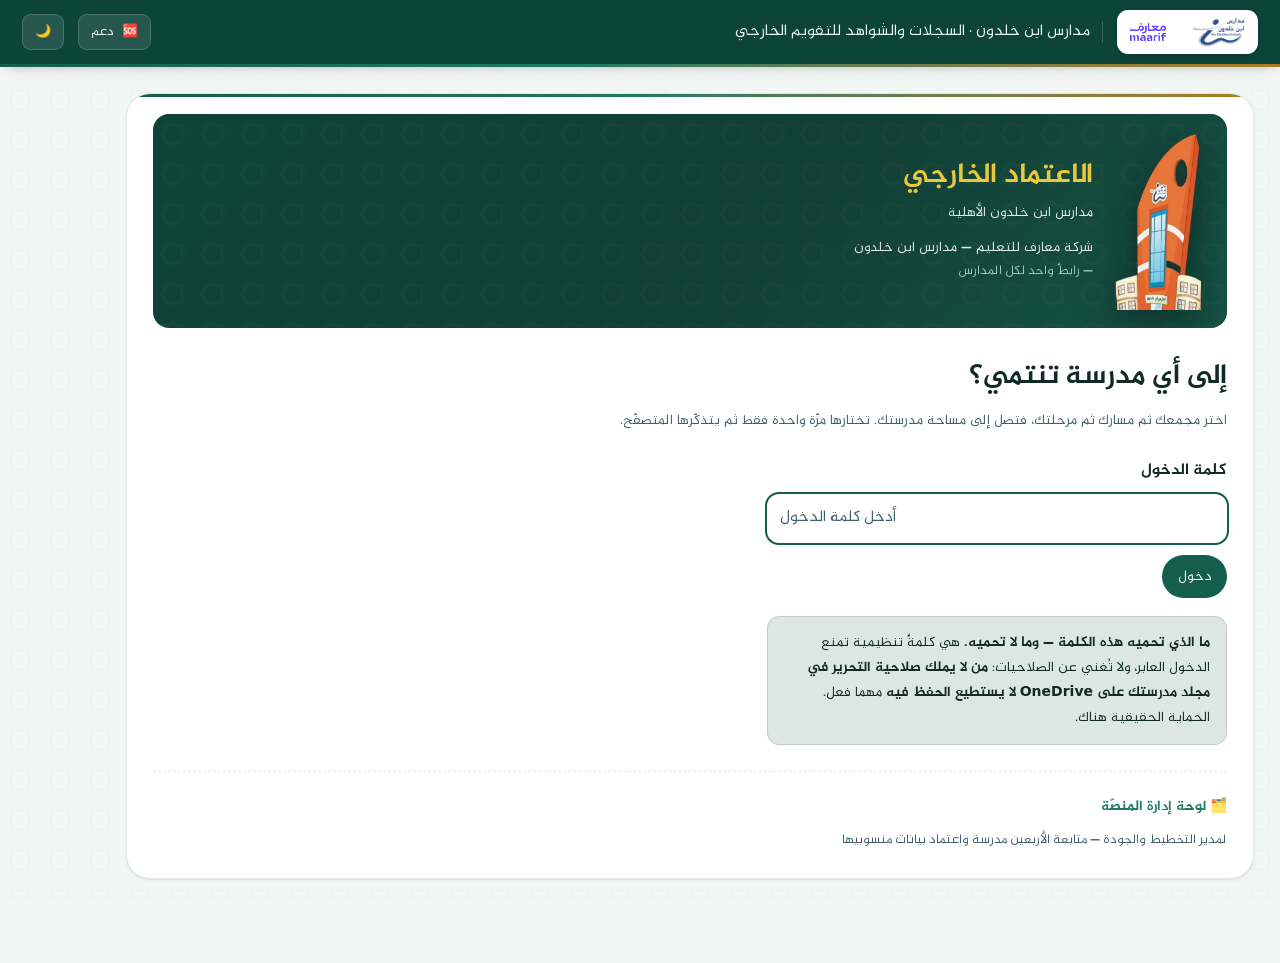
<file: index.html>
<!doctype html>
<html lang="ar" dir="rtl">
<head>
<meta charset="utf-8">
<meta name="ik-v" content="581262ee">
<!-- ⚠️ صَفحةُ HTML رابِطُها ثابِتٌ فَتُخَزَّنُ في المُتَصَفِّحِ رَغمَ النَشر — وحارِسُ الطَزاجةِ يَنقُلُ الزائِرَ إلى رابِطِ البَصمةِ الجَديدةِ مَرّةً واحِدة. -->
<script src="fresh.js?v=581262ee"></script>
<meta name="viewport" content="width=device-width, initial-scale=1">
<!-- ⚠️ الصفحة نفسها تُراجَع في كل فتح، والوحدات مختومة ببصمة محتواها.
     بدون هذا يبقى المستخدم على نسخة قديمة ويظنّ أن الإصلاح لم يحدث. -->
<meta http-equiv="Cache-Control" content="no-cache, must-revalidate">
<!-- الاسم يأتي من «هوية.json» عبر identity.js — ولا يُكتب اسم جهةٍ في الشيفرة -->
<title>الاعتماد الخارجي</title>
<link rel="icon" href="" data-brand="favicon">
<link rel="stylesheet" href="style.css?v=581262ee">
</head>
<body>
<div class="app">
  <aside class="nav hidden" id="nav">
    <div class="brand">
      <img class="jd" src="shield.svg" alt="الاعتماد الخارجي">
      <div><b>الاعتماد الخارجي</b><span>السجلات والشواهد</span></div>
    </div>
    <menu id="navMenu"></menu>
    <div class="foot"><b id="navWho">—</b><span id="navRole">—</span>
      <div style="margin-top:9px"><button class="b-ghost b-sm" id="switchUser">تبديل المستخدم</button></div>
    </div>
  </aside>

  <main>
    <div class="bar" id="topbar">
      <div class="logos" data-brand="group-title">
        <img src="" alt="" data-brand="logo">
        <span class="divider"></span>
        <img class="mf" src="" alt="" data-brand="logo2">
      </div>
      <div class="crumb" id="ctx" data-brand="crumb"></div>
      <div class="row-break" aria-hidden="true"></div>
      <div class="sp"></div>
      <div class="h-search hidden" id="searchBox">
        <span class="ico">🔍</span>
        <input id="gsearch" placeholder="ابحث في سجلاتك وأدواتك ومؤشراتك…" autocomplete="off">
        <div class="results hidden" id="gresults"></div>
      </div>
      <button class="h-btn nav-toggle hidden" id="navToggle" title="القائمة" aria-label="القائمة">☰</button>
      <button class="h-btn hidden" id="bellBtn" title="المطلوب منك الآن" aria-label="التنبيهات">
        🔔<span class="badge hidden" id="bellCount">0</span></button>
      <button class="h-btn" id="supBtn" title="طلب دعم من مدير التخطيط والجودة" aria-label="طلب دعم">🆘 <span class="lbl">دعم</span></button>
      <button class="h-btn hidden" id="homeBtn" title="العودة إلى لوحتي">🏠 <span class="lbl">الرئيسية</span></button>
      <button class="h-btn hidden" id="logoutBtn" title="إنهاء جلستك والعودة إلى «من أنت»">🚪 <span class="lbl">خروج</span></button>
      <button class="h-btn hidden" id="printPage" title="طباعة هذه الصفحة بالكليشة">🖨️ <span class="lbl">طباعة</span></button>
      <button class="h-btn" id="themeBtn" title="الوضع الليلي">🌙</button>
      <button class="h-btn hidden" id="prefsBtn" title="تفضيلاتي">⚙️ <span class="lbl">تفضيلاتي</span></button>
    </div>
    <div class="menu-pop hidden" id="prefsPop"></div>
    <div class="alerts-pop hidden" id="bellPop"></div>
    <div class="exit-pop hidden" id="exitPop"></div>
    <div class="nav-scrim hidden" id="navScrim"></div>
    <div class="wrap">

      <section id="screenGate" class="card">
        <div class="hero">
          <img src="" alt="" data-brand="building">
          <div class="hero-t">
            <b>الاعتماد الخارجي</b>
            <span data-brand="orgFull"></span>
            <span class="kicker"><span data-brand="group"></span> — رابطٌ واحد لكل المدارس</span>
          </div>
        </div>
        <h1 id="gateH1">إلى أي مدرسة تنتمي؟</h1>
        <p class="sub" id="gateSub">اختر مجمعك ثم مسارك ثم مرحلتك، فتصل إلى مساحة مدرستك.
           تختارها مرّة واحدة فقط ثم يتذكّرها المتصفّح.</p>
        <div id="gateBody"></div>
        <!-- ⚠️ لم يكن للوحة الإدارة رابطٌ في أي موضع، فلم يجدها صاحبها.
             موضعها هنا: أوّل شاشة، وظاهرةٌ باسم صاحبها لا مخبوءة. -->
        <div class="gate-admin">
          <a href="مستشار.html">🗂️ لوحة إدارة المنصّة</a>
          <span>لمدير التخطيط والجودة — متابعة الأربعين مدرسة واعتماد بيانات منسوبيها</span>
        </div>
      </section>

      <section id="screenConnect" class="card">
        <h1 id="connectH1">الاتصال بمساحة مدرستك</h1>
        <p class="sub" id="connectSub">اختر مجلد «الاعتماد الخارجي» الذي شاركه معك مدير المدرسة على OneDrive.
           تختاره مرّة واحدة فقط، ثم يتذكّره المتصفّح.</p>
        <div id="connectBody"></div>
        <!-- ⚠️ يُقرأ قبل المحاولة لا بعد الإخفاق: أكثر بلاغات الدعم سببها
             فتح الرابط على جهاز لا يحفظ. -->
        <div class="devices">
          <h2>الأجهزة المدعومة</h2>
          <div class="dev-grid">
            <div class="dev ok">
              <div class="dev-h">✅ يحفظ في مجلد مدرستك</div>
              <ul>
                <li><b>حاسب ويندوز</b> — Google Chrome أو Microsoft Edge</li>
                <li><b>حاسب ماك</b> — Google Chrome أو Microsoft Edge</li>
              </ul>
              <div class="dev-n">بلا حساب ولا تسجيل دخول، ويعمل <b>بلا إنترنت</b>،
                ولا يحتاج OneDrive — أي مجلد على القرص يكفي.</div>
            </div>
            <div class="dev no">
              <div class="dev-h">⛔ لا يحفظ — قيدٌ من الشركات المصنّعة</div>
              <ul>
                <li><b>آيفون وآيباد</b> — كل المتصفّحات، ومنها كروم<br>
                  <span class="dev-s">متصفّحات iOS كلها تعمل بمحرّك سفاري نفسه</span></li>
                <li><b>سفاري على الماك</b></li>
                <li><b>جوّالات أندرويد</b></li>
              </ul>
              <div class="dev-n">البديل: <b>حقيبة عمل</b> — يجهّزها لك مستودع المدرسة
                فتعمل عليها بلا حساب ثم تُعيد إدخالاتك. اقرأ «كيف تعمل على الموقع» بعد الدخول.</div>
            </div>
          </div>
          <div class="dev-warn">⚠️ حين يسأل المتصفّح <b>«Edit files?»</b> اختر
            <b>«Save changes»</b> — و«View only» يجعل كل شيء يبدو عاملًا ولا يُحفظ حرف.</div>
        </div>
      </section>

      <section id="screenWho" class="card hidden">
        <div class="hero">
          <img src="" alt="" data-brand="building">
          <div class="hero-t">
            <b>الاعتماد الخارجي</b>
            <span id="heroSchool" data-brand="orgFull"></span>
            <span class="kicker"><span data-brand="group"></span> — السجلات والشواهد للتقويم الخارجي</span>
          </div>
        </div>
        <h1>من أنت؟</h1>
        <p class="sub">اختر اسمك من منسوبي المدرسة، فتظهر لك سجلاتك وأدواتك وخطتك أنت وحدك.</p>
        <div class="who-gap hidden" id="whoGap"></div>
        <div class="connbar" id="connBar"></div>
        <aside id="whoArt">
          <img src="" alt="" data-brand="building">
          <div class="wa-t" data-brand="logoAlt"></div>
          <div class="wa-s">السجلات والشواهد للتقويم الخارجي</div>
        </aside>
        <ul class="people" id="peopleList"></ul>
      </section>

      <div id="packBar" class="pack-bar hidden"></div>
      <section id="screenGuide" class="hidden">
        <div class="card">
          <h1>كيف تعمل على الموقع</h1>
          <p class="sub">ثلاث طرق. اقرأها واختر ما يناسب جهازك — فتعرف تمامًا أين تُحفظ ملفاتك وبأي اسم.</p>
          <div id="wayNow"></div>
          <div id="wayList"></div>
        </div>
      </section>
      <section id="screenDash" class="hidden">
        <div class="rowhead">
          <div class="sp"><h1 id="dashHi">لوحتي</h1><p class="sub" id="dashSub"></p></div>
          <button class="b-ghost b-sm" id="dashWho">👤 تبديل المستخدم</button>
        </div>
        <div class="tiles" id="tiles"></div>
        <div class="card tight"><h2>أقرب سجلاتك تعبئةً</h2><div id="dashSoon"></div></div>
      </section>

      <section id="screenRecords" class="hidden">
        <h1>سجلاتي</h1>
        <p class="sub" id="recsSub"></p>
        <div class="toolbar">
          <input class="search" id="recSearch" placeholder="ابحث باسم السجل…">
          <button class="b-ghost b-sm" id="recView" data-mode="flat">🗂️ عرض شجري</button>
          <select class="f-in" id="recFilter" style="width:auto">
            <option value="">كل التعبئات</option><option value="DAILY">يومي</option>
            <option value="WEEKLY">أسبوعي</option><option value="MONTHLY">شهري</option>
            <option value="PER_SEMESTER">كل فصل</option><option value="YEARLY">سنوي</option>
            <option value="PER_EVENT">عند كل حدث</option><option value="AS_NEEDED">عند الحاجة</option>
          </select>
        </div>
        <div class="rec-scope" id="recScope"></div>
        <div class="scroll" id="myRecords"></div>
      </section>

      <section id="screenRecord" class="hidden">
        <div class="rowhead">
          <div class="sp"><h1 id="recTitle"></h1><div class="muted" id="recMeta"></div></div>
          <div class="pager">
            <button class="b-ghost b-sm" id="recPrev">◀ السابق</button>
            <span class="pos" id="recPos"></span>
            <button class="b-ghost b-sm" id="recNext">التالي ▶</button>
          </div>
          <button class="b-ghost b-sm" id="recBack">القائمة</button>
        </div>
        <div id="recSaved"></div>
        <div id="recGuide"></div>
        <div class="card"><form id="recForm" onsubmit="return false"></form></div>
        <div class="sticky-save">
          <button class="b-main" id="recSave">حفظ في مجلدي</button>
          <button class="b-ghost" id="recPrint">طباعة بالكليشة</button>
          <span class="muted" id="recStatus"></span>
        </div>
      </section>

      <section id="screenTools" class="hidden">
        <h1>أدوات دورة التقويم الذاتي</h1>
        <p class="sub" id="toolsSub"></p>
        <div class="tools-list" id="toolsList"></div>
        <div class="card" style="margin-top:24px"><h2>التجميع على مؤشرات ETEC</h2>
          <div class="scroll" id="etecRollup"></div></div>
      </section>

      <section id="screenTool" class="hidden">
        <div class="rowhead">
          <div class="sp"><h1 id="toolTitle"></h1><div class="muted" id="toolMeta"></div></div>
          <div class="pager">
            <button class="b-ghost b-sm" id="toolPrev">◀ السابق</button>
            <span class="pos" id="toolPos"></span>
            <button class="b-ghost b-sm" id="toolNext">التالي ▶</button>
          </div>
          <button class="b-ghost b-sm" id="toolBack">القائمة</button>
        </div>
        <div class="card hidden" id="publishBox"></div>
        <div class="card tight" id="respondentBox"></div>
        <div id="toolItems"></div>
        <div class="sticky-save">
          <button class="b-main" id="toolSave">حفظ الاستجابة</button>
          <span class="muted" id="toolStatus"></span>
        </div>
      </section>

      <section id="screenImp" class="hidden">
        <div class="rowhead">
          <div class="sp"><h1>الخطة التحسينية</h1><div class="muted" id="impMeta"></div></div>
          <button class="b-ghost b-sm" id="impPrint">طباعة بالكليشة</button>
          <button class="b-ghost b-sm hidden" id="impBack">رجوع</button>
        </div>
        <div class="kpi" id="impKpi"></div>
        <div id="impQiyas"></div>
        <div class="card"><h2>المؤشرات مرتّبة من الأدنى — التقويم الخارجي مقابل تقويمنا الذاتي</h2>
          <div class="scroll" id="impTable"></div></div>
        <div class="card"><h2>إجراءات التحسين — لكل مؤشر دون المستوى</h2>
          <div class="muted" style="margin-bottom:12px" id="procMeta"></div>
          <div id="impProcedures"></div></div>
        <div class="card"><h2>مرآة الخطة التحسينية — توزيع الإجراءات على الأسابيع</h2>
          <div class="muted" style="margin-bottom:12px">لا تحمل إلا ما يخصّ التحسين. الفصل الأول 1–19 والثاني 20–38.</div>
          <div class="scroll" id="impMirror"></div></div>
        <div class="card"><h2>البرامج التحسينية المعتمدة (نافِس)</h2><div id="impPrograms"></div></div>
      </section>

      <section id="screenReady" class="hidden">
        <div class="rowhead">
          <div class="sp"><h1>جاهزية الزيارة</h1><div class="muted" id="readyMeta"></div></div>
          <button class="b-ghost b-sm" id="readyRefresh">↻ إعادة الحساب</button>
        </div>
        <div class="card" id="readyScore"></div>
        <div class="card"><h2>أبعاد الجاهزية — وما بُنيت عليه</h2>
          <div class="scroll" id="readyDims"></div></div>
        <div class="card"><h2>حالة المؤشرات — ما يفتحه الزائر</h2>
          <div class="muted" style="margin-bottom:11px">مرتّبة من الأدنى درجةً في التقويم الخارجي.</div>
          <div id="readyGap"></div>
          <div class="scroll" id="readyInd"></div></div>
      </section>

      <section id="screenExec" class="hidden">
        <div class="rowhead">
          <div class="sp"><h1>خطتي التنفيذية</h1><div class="muted" id="execMeta"></div></div>
          <select class="f-in" id="execSem" style="width:auto">
            <option value="1">الفصل الأول</option><option value="2">الفصل الثاني</option>
          </select>
          <button class="b-ghost b-sm" id="execPrint">🖨️ طباعة</button>
        </div>
        <div class="note" style="margin-bottom:16px">مهامك الأسبوعية مأخوذة من خطة مدرستك.
          عدّل ما تشاء وأضف مهامك، وسجّل التنفيذ أسبوعًا بأسبوع — ويُحفظ في مجلدك.</div>
        <div id="execWeeks"></div>
        <div class="sticky-save">
          <button class="b-main" id="execSave">حفظ خطتي</button>
          <span class="muted" id="execStat"></span>
        </div>
      </section>

      <section id="screenVault" class="hidden">
        <h1>مستودع المدرسة</h1>
        <p class="sub" id="vaultSub"></p>
        <div class="kpi" id="vaultKpi"></div>
        <div class="card"><h2>أمين المستودع</h2>
          <div class="muted" style="margin-bottom:12px">تتجمّع عنده نسخة من كل ما يُدخِله التنفيذيون،
            فلو حُذف مجلد أحدهم أو استقال قبل التسليم تبقى النسخة كاملة.</div>
          <div id="vaultKeeper"></div></div>
        <div class="card"><h2>نسخة كاملة تشمل الشواهد</h2>
          <div class="muted" style="margin-bottom:12px">النسخ التلقائي يشمل الإدخالات فقط لخفّتها.
            هذا الأمر ينسخ كذلك ملفات الشواهد الثنائية.</div>
          <button class="b-main" id="vaultFull">تشغيل نسخة كاملة الآن</button>
          <span class="muted" id="vaultStat" style="margin-inline-start:12px"></span></div>
        <div class="card"><h2>نسخة للطباعة</h2>
          <div class="muted" style="margin-bottom:12px">الإدخالات تُحفظ ملفّات بيانات تُقرأ بالموقع.
            هذا الأمر يُخرج منها <b>صفحات جاهزة للطباعة بالكليشة</b> في مجلد <b>للطباعة</b>،
            تُفتح من مجلد المدرسة على حاسبك وتُطبع بـ Ctrl+P — بلا الموقع وبلا إنترنت.</div>
          <button class="b-main" id="vaultPrintExport">تصدير نسخة للطباعة</button>
          <span class="muted" id="vaultPrintStat" style="margin-inline-start:12px"></span></div>
        <div class="card"><h2>حقائب العمل — لمن يعمل من الجوّال</h2>
          <div class="muted" style="margin-bottom:12px">جهّز حقيبة باسم التنفيذي وأرسلها له بالواتساب.
            يعمل عليها بلا حساب ولا إنترنت، ثم يعيد إليك إدخالاته.</div>
          <div id="packMake"></div></div>
        <div class="card"><h2>استلام إدخالات التنفيذيين</h2>
          <div class="muted" style="margin-bottom:12px">من ملفٍّ وصلك بالواتساب، أو سحبًا من نقطة
            الاستقبال إن فُعِّلت. تُكتب في مواضعها تمامًا كما لو عبّأها صاحبها بنفسه.</div>
          <div class="rowhead" style="gap:10px">
            <button class="b-main" id="impFileBtn">📥 استيراد ملف إدخالات</button>
            <input type="file" id="impFile" accept=".json,application/json" multiple hidden>
            <button class="b-ghost" id="cloudPull">☁️ سحب ما وصل من الجوّالات</button>
          </div>
          <div id="impMsg" style="margin-top:12px"></div>
          <details class="setup-adv" style="margin-top:14px">
            <summary>نقطة الاستقبال — ضبط لمرّة واحدة</summary>
            <div class="blockdo">
              <div class="muted" style="margin-bottom:10px">Worker مجاني على حسابك في Cloudflare —
                بلا بطاقة وبلا تقنية معلومات. الخطوات في ملف <b>cloudflare-worker.js</b>.</div>
              <input class="f-in" id="relayUrl" placeholder="https://…workers.dev" style="margin-bottom:8px">
              <input class="f-in" id="relayKey" placeholder="مفتاح السحب (PULL_KEY)" style="margin-bottom:10px">
              <button class="b-main" id="relaySave">حفظ</button>
            </div>
          </details></div>
        <div class="card"><h2>آخر ما نُسخ</h2><div class="scroll" id="vaultItems"></div></div>
      </section>

      <section id="screenPlans" class="hidden">
        <div class="rowhead">
          <div class="sp"><h1>خطط مدرستي</h1>
            <div class="muted">التشغيلية والتنفيذية وتحليل سوات — من بيانات مدرستك، لا ملفًّا جاهزًا.</div></div>
          <input class="f-in" id="plansSearch" placeholder="ابحث في الخطة…" autocomplete="off" style="max-width:230px">
          <button class="b-ghost b-sm" id="plansPrint">🖨️ طباعة</button>
          <button class="b-ghost b-sm" id="plansDownload">⬇️ تنزيل نسخة</button>
          <button class="b-main b-sm hidden" id="plansSave">حفظ</button>
        </div>
        <div class="plans-tabs" id="plansTabs"></div>
        <div class="muted" id="plansStat" style="margin:6px 0 10px"></div>
        <div id="plansBody"></div>
        <div class="card" style="margin-top:22px"><h2>نتائج المدرسة</h2><div id="myResults"></div></div>
      </section>

    </div>
  </main>
</div>

<div class="status hidden" id="status"><span class="dot"></span><span id="statusText"></span></div>

<script type="module">
import { FolderStore } from "./storage.js?v=581262ee";   // ReadOnlyStore أُلغي من الواجهة
import { GraphStore, setGraphConfig, setGraphRoot, loadShippedConfig } from "./graph.js?v=581262ee";
import { renderGuide } from "./guide.js?v=581262ee";
import { PREF, THEME_AR, nextTheme, savePrefs, zoomIn, zoomOut, initPrefs } from "./prefs.js?v=581262ee";
import { setupMissing, editPerson } from "./roster-edit.js?v=581262ee";
import { vaultBridge } from "./vault-bridge.js?v=581262ee";
import { renderPublish } from "./publish.js?v=581262ee";
import { globalSearch } from "./search.js?v=581262ee";
import { renderConnect } from "./connect.js?v=581262ee";
import { openImprovement } from "./screen-improve.js?v=581262ee";
import { openTool, bindToolScreen, currentTool, currentToolIndex } from "./screen-tool.js?v=581262ee";
import { openRecord, bindRecordScreen, currentRecord } from "./screen-record.js?v=581262ee";
import { goExec, bindExecScreen, currentExecState } from "./screen-exec.js?v=581262ee";
import { guardUnload, pendingDrafts, guardLeave, setSaver, flushDraft } from "./draft.js?v=581262ee";
import { openSupport, trackErrors } from "./support.js?v=581262ee";
import { saveSession, loadSession, clearSession, canResume } from "./session.js?v=581262ee";
import { buildWorkPack, workPackName, buildEntryPack, entryPackName, importEntries,
         deliver, readPackFile, PackStore, relay, setRelay, syncFromCloud } from "./bridge.js?v=581262ee";
import { openSource, loadBundle, recordsFor, planFileFor, operationalPlanFile,
         stampConnection, roleAr, freqAr, STAGE_AR, personFolder,
         entryPath, entryDir, evidenceDir, newEntryId,
         countSavedRecords, loadToolResponses, sortHierarchy, roleRank,
         loadRosterOverride, applyRosterOverride, saveRosterEdit,
         loadSignature, saveSignature, execPlanPath } from "./app.js?v=581262ee";
import { renderRecordForm, UNSUPPORTED, setFillContext, buildGuide, buildLabelCanon} from "./record.js?v=581262ee";
import { fillContext, currentWeek, semesterLabel } from "./autofill.js?v=581262ee";
import { committeeMeetings, nextMeeting, meetingTitle, meetingScope } from "./meetings.js?v=581262ee";
import { printRecord, preparePrint, printDocument, snapshotForPrint } from "./print.js?v=581262ee";
import { flattenTool, scaleMax, levelFromEvidence, isEvidenceBased, summarize,
         rollupByIndicator, evidenceFromRecords, toolResponsePath, isVerification } from "./tools.js?v=581262ee";
import { scopeTools, canSeeImprovement } from "./scope.js?v=581262ee";
import { loadSettings, saveSettings, vaultKeeper, backupEntry, vaultIndex,
         fullBackup } from "./vault.js?v=581262ee";
import { surveyLink, extractCodes } from "./survey.js?v=581262ee";
import { DIMENSIONS, dimensionBasis, countEvidence, countExecPlans, computeReadiness,
         readinessLabel, indicatorStatus, evidenceGaps } from "./readiness.js?v=581262ee";
import { buildImprovementPlan, buildImprovementMirror, PROC_COLUMNS,
         TOTAL_WEEKS, WEEKS_PER_SEMESTER, indicatorTag, shortLabel } from "./improve.js?v=581262ee";

import { S, $, esc, show, only, markNav, setStatus, SCREEN_TITLE } from "./ui-state.js?v=581262ee";
import { renderGate, chosenSchool, clearGate, gatePassed } from "./gate.js?v=581262ee";
import { loadIdentity } from "./identity.js?v=581262ee";
import { goPlansScreen, bindPlansScreen, printPlans, downloadPlans, searchPlans, saveActive as savePlans } from "./screen-plans.js?v=581262ee";
import { buildAlerts, myEntryDates, urgentCount, levelAr } from "./alerts.js?v=581262ee";

/* طباعة أي شاشة يستعرضها المستخدم أو يعبّئها — بالكليشة نفسها */
async function printCurrent() {
  const sec = document.getElementById(S.activeScreen);
  if (!sec || !bundle) return;
  const title = S.activeScreen === "screenRecord" ? $("recTitle").textContent
              : S.activeScreen === "screenTool" ? $("toolTitle").textContent
              : SCREEN_TITLE[S.activeScreen] || "مستند";
  const sub = bundle.school.nameAr + " · العام " + bundle.school.academicYear.greg +
              " · " + (me?.fullName || "") + " (" + roleAr(me?.role) + ")";
  await printDocument(snapshotForPrint(sec, title, sub),
    { store, school: bundle.school, person: me, roleAr: roleAr(me?.role) });
}

let store = null, bundle = null, me = null;
let myRecords = [], myTools = [];   // حالة السجل والأداة انتقلت مع شاشتيهما
const dataUrl = new URLSearchParams(location.search).get("data");

/* شاشة الاتصال في connect.js — وهنا تسليم المحوّل الذي تصنعه */
const connect = (state) => renderConnect(state, start);


/* ⚠️ أخطر خطأ صامت: أن يفتح موظّفٌ مجلد مدرسةٍ أخرى فيكتب فيه. فالمدرسة
   مُختارةٌ في البوّابة، فتُقارَن باسم ما في المجلد قبل السماح بأي كتابة.
   المقارنة تنزع الحركات — الأسماء تحمل «خَلدون» و«الأَهلية» و«بَنات». */
const bareAr = (t) => String(t || "").normalize("NFC")
  .replace(/[\u064B-\u0652\u0670]/g, "").replace(/\s+/g, " ").trim();

async function start(s) {
  store = s; S.store = s;
  try { bundle = await loadBundle(store); S.bundle = bundle; }
  catch (e) {
    $("connectErr") && ($("connectErr").innerHTML =
      '<div class="err"><b>المجلد المختار ليس مساحة اعتماد.</b><br>' + esc(e.message) + "</div>");
    store = null; S.store = null; return;
  }
  const { school } = bundle;
  const want = chosenSchool();
  if (want && bareAr(school.nameAr) !== bareAr(want.school)) {
    connect(FolderStore.supported() ? "ready" : "unsupported");
    only("screenConnect");
    const box = $("connectErr") || $("connectBody");
    box.innerHTML = '<div class="err"><b>هذا ليس مجلد مدرستك.</b><br>' +
      "اخترتَ <b>" + esc(want.school) + "</b> والمجلد الذي فتحتَه يخصّ <b>" +
      esc(school.nameAr) + "</b>.<br><b>لم يُحفظ شيء.</b> اختر المجلد الصحيح." +
      "</div>" + box.innerHTML;
    await FolderStore.forget().catch(() => {});
    store = null; S.store = null; bundle = null; S.bundle = null;
    return;
  }
  $("heroSchool").textContent = school.nameAr + " · " + STAGE_AR[school.stage] +
    " · العام " + school.academicYear.greg;
  $("ctx").innerHTML = "<b>" + esc(school.nameAr) + "</b><span>" +
                       esc(STAGE_AR[school.stage]) + " · العام " + esc(school.academicYear.greg) +
                       " · " + esc(school.educationType) + "</span>";
  setStatus(store.readOnly
    ? "📖 وضع القراءة — الاستعراض متاح والحفظ غير متاح على هذا الجهاز"
    : "متصل — " + (store.kind === "folder" ? "الحفظ مباشر إلى مجلد OneDrive" : "وضع القراءة (تطوير)"));
  document.body.classList.toggle("ro", !!store.readOnly);
  await (async () => {
    S.onScreen = rememberScreen;
    /* استعادة الجلسة: الوظيفة نفسها والشاشة نفسها — لا يُعاد الاختيار كل تحديث */
    /* ⚠️ **`?as=` يَغلِبُ الجَلسةَ المُستَعادة.** مُديرُ التَخطيطِ والجَودةِ يَفتَحُ
       مِن لَوحَتِهِ مَنسوبًا بَعدَ مَنسوبٍ في المُتَصَفِّحِ نَفسِه؛ والجَلسةُ تُعيدُ
       أَوَّلَ مَن دَخَلَ فَتَنفَتِحُ الأَسماءُ كُلُّها بِصِفةِ واحِدٍ — قِيسَ: ثَلاثةُ
       طَلَباتٍ مُختَلِفةٍ رَدَّت «مُديرَ المَدرَسة» ثَلاثًا. الطَلَبُ الصَريحُ
       أَولى مِنَ الذاكِرة. */
    const asWanted = new URLSearchParams(location.search).get("as");
    const sess = asWanted ? null : loadSession(bundle.school?.nameAr);
    const who = sess && (bundle.roster?.people || []).find((x) => x.role === sess.role);
    if (who) {
      await pick(applyRosterOverride([who], rosterOv || {})[0] || who);
      if (sess.screen && canResume(sess.screen) && sess.screen !== "screenDash") {
        const nav = { screenRecords: "records", screenTools: "tools", screenImp: "imp",
                      screenReady: "ready", screenPlans: "plans", screenVault: "vault",
                      screenExec: "exec", screenGuide: "guide" }[sess.screen];
        const a = nav && document.querySelector('#navMenu a[data-nav="' + nav + '"]');
        if (a) a.click();
      }
      return;
    }
    return renderPeople();
  })();
}

let rosterOv = null, roster = [], mySignature = null, settings = {}, keeper = null;

async function renderPeople() {
  only("screenWho"); show("nav", false); show("searchBox", false); show("prefsBtn", false);
  // شريط المجلد المتصل: أخطر خطأ صامت هو الكتابة في مجلد مدرسة أخرى
  const cb = $("connBar");
  if (cb) {
    const ro = store?.readOnly;
    cb.innerHTML =
      '<span class="cb-ic">' + (ro ? "📖" : "📁") + "</span>" +
      '<span class="cb-t">متصل بمجلد <b>' + esc(store?.label ? store.label() : "—") + "</b>" +
      (ro ? " — <b>وضع قراءة فقط، لا يُحفظ شيء</b>" : "") + "</span>" +
      '<button class="cb-b" id="connSwap">ليس هذا مجلدي</button>';
    const sw = $("connSwap");
    if (sw) sw.onclick = async () => { await FolderStore.forget(); location.reload(); };
  }
  rosterOv = await loadRosterOverride(store);
  // ⚠️ الترتيب هرميّ من المدير فالوكلاء فمن دونهم — والشبكة RTL فيبدأ من اليمين
  roster = sortHierarchy(applyRosterOverride(bundle.roster.people, rosterOv));
  S.roster = roster;
  /* ⚠️ تُحسب **بعد** بناء roster: كانت قبله فتقرأ قائمة فارغة ولا تظهر أبدًا. */
  const gaps = roster.filter(isPlaceholder).length;
  const gb = $("whoGap");
  if (gb) {
    gb.classList.toggle("hidden", gaps === 0);
    if (gaps) {
      gb.innerHTML = '<span class="wg-t"><b>' + gaps + " وظيفة بلا اسم</b> — أصحابها لا يستطيعون " +
        "الدخول حتى تُكمل بياناتهم.</span>" +
        '<button class="b-main sm" id="whoGapBtn">استكمال الآن</button>';
      const gbtn = $("whoGapBtn");
      if (gbtn) gbtn.onclick = () => setupMissing(rosterCtx());
      /* ⚠️ **لافتةٌ لا تكفي.** أوّل ما يفعله من يفتح مجلد مدرسته هو البحث عن
         اسمه في القائمة، فتمرّ اللافتة بلا انتباه — وتبقى الوظائف بلا أسماء
         فلا يدخل أصحابها، ولا يصل المستشارَ شيءٌ يعتمده. فيُفتح النموذج
         **مرّةً واحدة** لكل مدرسة على هذا المتصفّح، ومعه «لاحقًا» صريح.
         مرّةً واحدة لا كل مرّة: نافذةٌ تتكرّر تُغلَق بلا قراءة. */
      const seenKey = "ik.setup.seen." + (bundle.school?.nameAr || "");
      let seen = false;
      try { seen = localStorage.getItem(seenKey) === "1"; } catch { /* وضع خاص */ }
      /* ⚠️ `HttpStore` ليس `readOnly` (يحاكي الكتابة في الذاكرة)، فالشرط
         السابق لم يمنع الفتح في مسار `?data=` — فحجبت النافذة **ستّة عشر
         فاحصًا** يمرّون بشاشة «من أنت». ومسار `?data=` معاينةٌ لا مجلد مدرسة،
         فلا معنى لمطالبة أحدٍ فيه بتعبئة أسماء لا تُحفظ. يُستثنى صراحةً،
         و`?setup=1` يُعيده لمن أراد قياسه. */
      const devPreview = !!dataUrl && !/[?&]setup=1/.test(location.search);
      if (!seen && !store.readOnly && !devPreview) {
        try { localStorage.setItem(seenKey, "1"); } catch { /* وضع خاص */ }
        /* ⚠️ مهلةٌ 700 مللي تسابق المستخدم: من يختار اسمه فورًا ينتقل، ثم
           تنفتح النافذة **فوق شاشةٍ أخرى** ولا تُغلق — فيجدها المستخدم في
           سجلٍّ يعمل عليه. تُفتح بعد أوّل رسم لا بعد مهلة، وبشرطين: أنه ما
           زال في «من أنت»، وأن لا نافذةً أخرى مفتوحة. */
        requestAnimationFrame(() => requestAnimationFrame(() => {
          if (S.activeScreen === "screenWho" && !document.querySelector(".modal")) {
            setupMissing(rosterCtx());
          }
        }));
      }
    }
  }

  $("peopleList").innerHTML = roster.map((p, i) =>
    '<li><button data-i="' + i + '">' +
    '<span class="who">' + esc(p.fullName || "—") +
    (p.employeeNo ? '<span class="muted"> · ' + esc(p.employeeNo) + "</span>" : "") + "</span>" +
    '<span class="role">' + esc(roleAr(p.role)) + "</span>" +
    '<span class="edit" data-edit="' + i + '" title="تعديل شاغل الوظيفة">✎</span>' +
    "</button></li>").join("");
  $("peopleList").querySelectorAll("button").forEach((b) => {
    b.onclick = (e) => {
      if (e.target.dataset.edit != null) { editPerson(roster[+e.target.dataset.edit], rosterCtx()); return; }
      pick(roster[+b.dataset.i]);
    };
  });

  /* ⚠️ **`?as=` يَفتَحُ المَنَصّةَ بِصِفةِ مَنسوبٍ بِعَينِه.** لَوحةُ مُديرِ
     التَخطيطِ والجَودةِ تَفتَحُ مِن شَريطِها الجانِبيِّ صَفحةَ أَيِّ مُوَظَّفٍ
     لِيَتَفَقَّدَ عَمَلَه؛ وبِدونِ هذا يَهبِطُ كُلُّ فَتحٍ على «مَن أَنت» فَيَبحَثُ
     عَنِ الاسمِ يَدَويًّا في أَربَعةَ عَشَرَ سَطرًا — وهوَ ما شَكا مِنه.
     ⚠️ ويُطابَقُ بِالرَقمِ الوَظيفيِّ أَوَّلًا ثُمَّ بِالدَور: الأَسماءُ تَتَشابَهُ
     وتَتَغَيَّرُ بِالنَقلِ والاستِقالة، والدَورُ ثابِتٌ في الحُزمة.
     ⚠️ ومَرّةً واحِدة: لَو أُعيدَ الاختِيارُ عِندَ كُلِّ رَسمٍ لَما استَطاعَ أَحَدٌ
     أَن يُبَدِّلَ المُستَخدِمَ أَبَدًا — يَرتَدُّ إلَيهِ في كُلِّ مَرّة. */
  if (!S.asApplied) {
    const want = new URLSearchParams(location.search).get("as");
    if (want) {
      S.asApplied = true;
      const hit = roster.find((x) => x.employeeNo && String(x.employeeNo) === want)
               || roster.find((x) => x.role === want);
      if (hit) { pick(hit); return; }
      setStatus("⚠️ لم أجد «" + want + "» في هذه المدرسة — اختر من القائمة");
    }
  }
}

/* تغيير شاغل الوظيفة — استقالة أو إقالة أو نقل بين المدارس */
/* سياق تحرير الروستر — يُبنى عند كل نداء فيحمل الحالة الجارية لا نسخةً قديمة */
const rosterCtx = () => ({
  store, roster, rosterOv, roleAr, esc, setStatus, saveRosterEdit,
  onSaved: async (ov) => { rosterOv = ov; await renderPeople(); },
});
const isPlaceholder = (p) => /^\s*\[.*\]\s*$/.test(String(p?.fullName || ""));

/* تُحفظ الجلسة بعد كل انتقال — فالتحديث يعيدك إلى مكانك لا إلى البداية */
function rememberScreen() {
  if (!me || !bundle?.school?.nameAr) return;
  saveSession(bundle.school.nameAr, me.role, S.activeScreen);
}

async function pick(person) {
  me = person; S.me = person;
  try {
    if (store.readOnly) throw new Error("readonly");
    const st = await stampConnection(store, me);
    setStatus("متصل — " + me.fullName + " · " + roleAr(me.role) +
              " · مجلدك: ⁦" + personFolder(me) + "⁩ · اتصال رقم " + st.connections);
  } catch (e) {
    if (!store.readOnly) setStatus("⚠️ تعذّر الكتابة في المجلد: " + e.message);
  }

  // ⚠️ الترقيم المعروض تسلسليّ بترتيب صفحة المستخدم — ورقم جدارة يبقى داخليًا
  const { owned, shared } = recordsFor(bundle.records.records, me.role);
  myRecords = owned.concat(shared.map((r) => ({ ...r, _shared: true })))
                   .map((r, i) => ({ ...r, seq: i + 1 }));
  myTools = scopeTools(bundle.tools.tools, me.role, bundle.support).filter((x) => x.visible);

  $("navWho").textContent = me.fullName || "—";
  $("navRole").textContent = roleAr(me.role);
  mySignature = await loadSignature(store, me);
  settings = await loadSettings(store);
  keeper = vaultKeeper(settings, roster);
  buildNav();
  show("nav", true);
  show("searchBox", true);
  refreshAlerts(); packBar();
  show("prefsBtn", true);
  goDash();
}

/* ── التنقّل الجانبي ── */
const NAV = [
  { id: "guide", ic: "❓", label: "كيف تعمل على الموقع", go: () => goGuide() },
  { id: "dash", ic: "▣", label: "لوحتي", go: () => goDash() },
  { id: "records", ic: "▤", label: "سجلاتي", go: () => goRecords(),
    count: () => myRecords.filter(inScope).length },
  /* ⚠️ خمسة أدوار كانت ترى هذا البند وشاشتُه **فارغة أبدًا** — بندٌ يفتح على
     لا شيء في كل مرّة يجعل المستخدم يظنّ العطل في الموقع أو في نفسه. */
  { id: "tools", ic: "◎", label: "أدوات التقويم", go: () => openTools(),
    count: () => myTools.length, when: () => myTools.length > 0 },
  { id: "ready", ic: "◉", label: "جاهزية الزيارة", go: () => goReady(),
    when: () => canSeeImprovement(me.role, bundle.support) },
  { id: "imp", ic: "◈", label: "الخطة التحسينية", go: () => goImprove(),
    when: () => canSeeImprovement(me.role, bundle.support) },
  { id: "exec", ic: "✎", label: "خطتي التنفيذية", go: () => goExecScreen(),
    count: () => (bundle.exec?.byRole?.[me.role] || []).length,
    when: () => (bundle.exec?.byRole?.[me.role] || []).length > 0 },
  { id: "plans", ic: "▥", label: "خطط مدرستي", go: () => goPlans() },
  { id: "vault", ic: "🗄", label: "مستودع المدرسة", go: () => goVault(),
    when: () => me.role === "PRINCIPAL" || keeper?.id === me.id },
];
function buildNav() {
  const items = NAV.filter((n) => !n.when || n.when());
  $("navMenu").innerHTML = items.map((n) =>
    '<li><a data-nav="' + n.id + '"><span class="ic">' + n.ic + "</span>" + esc(n.label) +
    (n.count ? '<span class="ct">' + n.count() + "</span>" : "") + "</a></li>").join("");
  /* ⚠️ كل مغادرة تمرّ بالحارس. كان التنقّل يفتح الشاشة الجديدة فورًا فيضيع
     ما كُتب بلا أثر — وbeforeunload لا يُطلَق على تنقّلٍ داخليّ إطلاقًا. */
  $("navMenu").querySelectorAll("a").forEach((a) => {
    a.onclick = () => guardLeave(() => {
      drawer(false); items.find((n) => n.id === a.dataset.nav).go();
    });
  });
}

/* ── لوحتي ── */
/* ⚠️ في وضع الحقيبة لا شيء يصل إلى المدرسة حتى يُرسِله صاحبه. الشريط
   دائم ويعدّ ما لم يُرسَل — فلا يظنّ أحد أن الحفظ انتهى عند «حفظ». */
function packBar() {
  const bar = $("packBar");
  if (!bar) return;
  if (store?.kind !== "pack") { bar.classList.add("hidden"); return; }
  const pend = store.pending(), ev = store.evidenceCount();
  bar.classList.remove("hidden");
  bar.innerHTML =
    '<span class="pb-t">📦 حقيبة عمل — <b>' + pend.length + "</b> إدخالًا لم يصل المدرسة بعد" +
    (ev ? " · <b>" + ev + "</b> شاهدًا تُرسَل منفصلة" : "") + "</span>" +
    '<button class="b-main sm" id="packSend"' + (pend.length ? "" : " disabled") + ">إرسال ما عبّأت</button>";
  const b = $("packSend");
  if (b) b.onclick = async () => {
    const pack = buildEntryPack(bundle.school, me, store.pending());
    const how = await deliver(entryPackName(me), pack);
    if (how === "cancelled") return;
    setStatus(how === "share" ? "اختر واتساب مستودع المدرسة لإتمام الإرسال"
                              : "نزل الملف — أرسله لمستودع المدرسة بالواتساب", "ok");
  };
}

function goGuide() {
  only("screenGuide"); markNav("guide");
  renderGuide({ store, esc, setStatus, onChoose: goGuide });
  window.scrollTo(0, 0);
}

function goDash() {
  only("screenDash"); markNav("dash");
  $("dashHi").textContent = "أهلًا، " + (me.fullName || roleAr(me.role));
  $("dashSub").textContent = roleAr(me.role) + " · " + bundle.school.nameAr;
  const seeImp = canSeeImprovement(me.role, bundle.support);
  $("tiles").innerHTML = [
    ["سجلاتي", myRecords.filter((r) => !r._shared).length, "records"],
    ["سجلات أشارك فيها", myRecords.filter((r) => r._shared).length, "records"],
    ["أدوات مسندة إليّ", myTools.filter((t) => t.mine).length, "tools"],
    seeImp ? ["مؤشرات دون المستوى", bundle.improvement.weakCount, "imp"] : null,
  ].filter(Boolean).map(([lbl, n, act]) =>
    '<div class="tile" data-act="' + act + '"><div class="n">' + n + '</div><div class="lbl">' +
    esc(lbl) + "</div></div>").join("");
  $("tiles").querySelectorAll("[data-act]").forEach((t) => {
    t.onclick = () => NAV.find((n) => n.id === t.dataset.act).go();
  });

  const soon = myRecords.filter((r) => ["DAILY","WEEKLY","MONTHLY"].includes(r.fillFrequency)).slice(0, 8);
  $("dashSoon").innerHTML = soon.length === 0
    ? '<div class="muted">لا سجلات يومية أو أسبوعية في نطاقك.</div>'
    : "<table><tbody>" + soon.map((r) =>
        '<tr class="click" data-num="' + r.number + '"><td style="width:38px">' + r.seq + "</td><td>" +
        esc(r.nameAr) + '</td><td style="width:110px"><span class="tag gray">' +
        esc(freqAr(r.fillFrequency)) + "</span></td></tr>").join("") + "</tbody></table>";
  $("dashSoon").querySelectorAll("tr.click").forEach((tr) => {
    tr.onclick = () => guardLeave(() => goRecord(Number(tr.dataset.num)));
  });
}

/* ── سجلاتي ── */
function goRecords() {
  only("screenRecords"); markNav("records");
  const core = myRecords.filter(inScope);
  $("recsSub").textContent =
    core.filter((r) => !r._shared).length + " سجلًا أنت مسؤول عنه · " +
    core.filter((r) => r._shared).length + " تشارك في إدخالها · الترقيم بترتيب صفحتك";
  drawRecords();
}
/* العرض الشجري: الحاويات آباء وما تحتها أبناء — 40 حاوية و161 سجلًا لها أب */
function drawTree(rows) {
  const byId = new Map(bundle.records.records.map((r) => [r.id ?? r.key ?? r.number, r]));
  const mine = new Set(rows.map((r) => r.number));
  const containers = bundle.records.records.filter((r) => r.isContainer);
  const childrenOf = (c) => bundle.records.records.filter(
    (r) => r.parentTemplateId && (r.parentTemplateId === c.id) && mine.has(r.number));
  const seq = new Map(myRecords.map((r) => [r.number, r.seq]));
  const parts = [];
  const used = new Set();
  for (const c of containers) {
    const kids = childrenOf(c);
    if (kids.length === 0) continue;
    kids.forEach((k) => used.add(k.number));
    parts.push('<details class="tree" open><summary>' + esc(c.nameAr) +
      '<span class="tag gray" style="margin-inline-start:9px">' + kids.length + "</span></summary>" +
      "<table><tbody>" + kids.map((r) =>
        '<tr class="click" data-num="' + r.number + '"><td style="width:44px">' + (seq.get(r.number) ?? "") +
        "</td><td>" + esc(r.nameAr) + '</td><td style="width:120px"><span class="tag gray">' +
        esc(freqAr(r.fillFrequency)) + "</span></td></tr>").join("") + "</tbody></table></details>");
  }
  const loose = rows.filter((r) => !used.has(r.number));
  if (loose.length) parts.push('<details class="tree" open><summary>سجلات مستقلة' +
    '<span class="tag gray" style="margin-inline-start:9px">' + loose.length + "</span></summary>" +
    "<table><tbody>" + loose.map((r) =>
      '<tr class="click" data-num="' + r.number + '"><td style="width:44px">' + r.seq + "</td><td>" +
      esc(r.nameAr) + '</td><td style="width:120px"><span class="tag gray">' +
      esc(freqAr(r.fillFrequency)) + "</span></td></tr>").join("") + "</tbody></table></details>");
  return parts.join("");
}

/* ⚠️ **إخفاءٌ لا حذف**: 212 قالبًا لكل مدرسة، و**64 أساسيًّا وحدها** تدخل في
   حساب الجاهزية (بُعد التعبئة، وزنه 30٪). فعرضُ 148 قالبًا لا أثر لها يُغرق
   التنفيذي ويجعله يظنّ المطلوب منه ثلاثة أضعافه. تُخفى افتراضيًّا خلف زرّ
   صريح، ولا يُحذف قالبٌ واحد، ولا تنكسر تغطية الـ47 مؤشرًا. */
let showAllRecords = false;
/* ⚠️ **«الأساسية وحدها» كانت تُفرغ الشاشة على أربعة أدوار**: منسق الأمن
   والسلامة ومنسق الموهوبين والمراقب ومشرف المادة **بلا سجلٍّ أساسيٍّ واحد**.
   وشاشةٌ فارغة أسوأ من شاشةٍ مزدحمة — قِيس قبل النشر لا بعده.
   فالنطاق: أساسيٌّ **أو** سجلٌّ أنت مسؤوله الأول ويحمل مؤشر اعتماد. وهذا
   تعريف «ما يلزم الاعتماد» بعينه، لا رقمٌ اخترتُه. */
const inScope = (r) => r.isCoreRecord || (!r._shared && (r.etecIndicators || []).length > 0);
function drawRecords() {
  const q = ($("recSearch").value || "").trim();
  const f = $("recFilter").value;
  const base = showAllRecords ? myRecords : myRecords.filter(inScope);
  const hidden = myRecords.length - myRecords.filter(inScope).length;
  const rows = base.filter((r) =>
    (!q || r.nameAr.includes(q)) && (!f || r.fillFrequency === f));
  const sc = $("recScope");
  if (sc) {
    sc.innerHTML = hidden === 0 ? "" :
      (showAllRecords
        ? '<span class="muted">تُعرض كل سجلاتك (' + myRecords.length + ").</span> " +
          '<button class="lnk-b" id="recScopeBtn">الاقتصار على سجلات الاعتماد</button>'
        : '<span class="muted">تُعرض <b>سجلات الاعتماد المطلوبة منك</b> — الأساسية، وما أنت ' +
          "مسؤوله الأول ويحمل مؤشر اعتماد. و<b>" + hidden + "</b> سجلًّا إضافيًّا " +
          "<b>مخفيّ ولم يُحذف</b>.</span> " +
          '<button class="lnk-b" id="recScopeBtn">عرض كل السجلات</button>');
    const b2 = $("recScopeBtn");
    if (b2) b2.onclick = () => { showAllRecords = !showAllRecords; goRecords(); };
  }
  if ($("recView").dataset.mode === "tree") {
    $("myRecords").innerHTML = rows.length ? drawTree(rows)
      : '<div class="warn" style="margin:0">لا سجلات مطابقة.</div>';
    $("myRecords").querySelectorAll("tr.click").forEach((tr) => {
      tr.onclick = () => guardLeave(() => goRecord(Number(tr.dataset.num)));
    });
    return;
  }
  $("myRecords").innerHTML = rows.length === 0
    ? '<div class="warn" style="margin:0">لا سجلات مطابقة.</div>'
    : "<table><thead><tr><th style='width:44px'>م</th><th>السجل</th><th style='width:120px'>التعبئة</th>" +
      "<th style='width:88px'>مؤشرات</th><th style='width:92px'></th></tr></thead><tbody>" +
      rows.map((r) =>
        '<tr class="click" data-num="' + r.number + '"><td>' + r.seq + "</td><td>" + esc(r.nameAr) +
        '</td><td><span class="tag gray">' + esc(freqAr(r.fillFrequency)) + "</span></td>" +
        "<td>" + ((r.etecIndicators || []).length || "—") + "</td>" +
        '<td>' + (r._shared ? '<span class="tag">مشاركة</span>' : "") + "</td></tr>").join("") +
      "</tbody></table>";
  $("myRecords").querySelectorAll("tr.click").forEach((tr) => {
    tr.onclick = () => guardLeave(() => goRecord(Number(tr.dataset.num)));
  });
}
$("recView").onclick = () => {
  const t = $("recView").dataset.mode === "tree";
  $("recView").dataset.mode = t ? "flat" : "tree";
  $("recView").textContent = t ? "🗂️ عرض شجري" : "☰ عرض قائمة";
  drawRecords();
};
$("recSearch").oninput = drawRecords;
$("recFilter").onchange = drawRecords;

/* ── السجل ── */
$("recBack").onclick = goRecords;

/* ── خطط مدرستي: تُبنى من بيانات الحزمة، لا روابط PDF ── */
/* شاشة الخطط انتقلت إلى screen-plans.js — تُبنى من بيانات المدرسة لا من
   ملفّات PDF جاهزة. وبناء «نتائج المدرسة» بقي هنا كما كان. */
async function goPlans() {
  await goPlansScreen(plansCtx());
  renderResults();
}

/* نتائج المدرسة — بقيت كما كانت حرفًا بحرف، ونُقلت من goPlans إلى دالّتها */
function renderResults() {
  const ev = bundle.results.externalEvaluation, nf = bundle.results.nafis;
  $("myResults").innerHTML = "<table><tbody>" +
    (ev ? "<tr><th>التقويم الخارجي — الكلي</th><td>" + (ev.extOverallScore ?? "—") + "</td></tr>" +
          "<tr><th>القيادة</th><td>" + (ev.extAdminScore ?? "—") + "</td></tr>" +
          "<tr><th>التعليم والتعلّم</th><td>" + (ev.extTeachingScore ?? "—") + "</td></tr>" +
          "<tr><th>نواتج التعلّم</th><td>" + (ev.extOutcomesScore ?? "—") + "</td></tr>" +
          "<tr><th>البيئة المدرسية</th><td>" + (ev.extEnvironmentScore ?? "—") + "</td></tr>"
        : "<tr><td>لا نتائج تقويم خارجي.</td></tr>") +
    (nf ? "<tr><th>نافس " + (nf.testYear ?? "") + " — قراءة</th><td>" + (nf.readingScore ?? "—") + "</td></tr>" +
          "<tr><th>نافس — رياضيات</th><td>" + (nf.mathScore ?? "—") + "</td></tr>" +
          "<tr><th>نافس — علوم</th><td>" + (nf.scienceScore ?? "—") + "</td></tr>" : "") +
    "</tbody></table>";
}

/* ── الأدوات ── */
let recordCounts = null;   // curTool وtoolState وtoolIndex انتقلت مع شاشتها
async function openTools() {
  only("screenTools"); markNav("tools");
  $("toolsSub").textContent = "المعروض لك " + myTools.length + " من " + bundle.tools.total +
    " — بحسب وظيفتك وعضويتك في لجنة التميّز";
  $("toolsList").innerHTML = '<div class="muted">جارٍ قراءة النتائج المحفوظة…</div>';
  recordCounts = await countSavedRecords(store);
  const summaries = [], rows = [];
  for (const t of bundle.tools.tools) summaries.push(summarize(t, await loadToolResponses(store, t.key)));
  const byKey = new Map(summaries.map((s) => [s.key, s]));
  for (const { tool, mine, reason } of myTools) {
    const sm = byKey.get(tool.key), pct = sm.overallPct;
    rows.push('<button class="tool-row" data-key="' + esc(tool.key) + '">' +
      '<span class="nm">' + esc(tool.nameAr) +
      (mine ? '<span class="tag gold" style="margin-inline-start:9px">مسندة إليك</span>' : "") +
      '<div class="muted">' + esc(reason) + "</div></span>" +
      '<span class="tag gray">' + sm.items + " فقرة</span>" +
      '<span class="tag">' + sm.responses + " استجابة</span>" +
      (pct == null ? '<span class="muted">—</span>'
        : '<span class="bar-m"><i style="width:' + pct.toFixed(0) + '%"></i></span>' +
          '<b style="min-width:46px">' + pct.toFixed(0) + "%</b>") + "</button>");
  }
  $("toolsList").innerHTML = rows.join("") || '<div class="warn">لا أدوات في نطاق وظيفتك.</div>';
  $("toolsList").querySelectorAll("button").forEach((b) => { b.onclick = () => guardLeave(() => goTool(b.dataset.key)); });

  const roll = rollupByIndicator(summaries);
  $("etecRollup").innerHTML = roll.length === 0
    ? '<div class="warn" style="margin:0">لا استجابات بعد — يظهر التجميع فور إدخال أول أداة.</div>'
    : "<table><thead><tr><th>المؤشر</th><th>النسبة</th><th>فقرات</th><th>الأدوات</th></tr></thead><tbody>" +
      roll.map((r) => "<tr><td>" + esc(r.code) + "</td>" +
        '<td><span class="bar-m" style="width:92px"><i style="width:' + r.pct.toFixed(0) + '%"></i></span> <b>' +
        r.pct.toFixed(0) + "%</b></td><td>" + r.samples + "</td><td>" + esc(r.tools.join("، ")) +
        "</td></tr>").join("") + "</tbody></table>";
}


/* نشر الاستبانة — الدالة في publish.js، وهنا وصلها بالحالة الجارية */




/* شاشة السجل في screen-record.js — وهنا سياقها الجاري */
const recCtx = () => ({
  store, bundle, me, myRecords, mySignature, roleAr,
  afterSave: () => { refreshAlerts(); packBar(); },
  goList: goRecords,
});
const goRecord = (number, entryId) => openRecord(number, entryId, recCtx());

/* شاشة الأداة في screen-tool.js — وهنا سياقها الجاري */
const toolCtx = () => ({
  store, bundle, me, myTools, recordCounts, settings, roleAr,
  onSettings: (next) => { settings = next; },
  afterSave: () => { refreshAlerts(); packBar(); },
  goList: openTools,
});
const goTool = (key) => openTool(key, toolCtx());

/* شاشة التحسين في screen-improve.js — وهنا وصلها بما تقرؤه */
const goImprove = () => openImprovement({ store, bundle, roleAr });

$("impPrint").onclick = async () => {
  const doc = document.createElement("div");
  doc.className = "p-doc";
  const h = document.createElement("div"); h.className = "p-title";
  h.innerHTML = "<h1>الخطة التحسينية</h1><div class='p-meta'>" +
    esc(bundle.school.nameAr) + " · العام " + esc(bundle.school.academicYear.greg) + "</div>";
  doc.append(h, $("impKpi").cloneNode(true), $("impQiyas").cloneNode(true),
             $("impTable").cloneNode(true), $("impProcedures").cloneNode(true),
             $("impMirror").cloneNode(true), $("impPrograms").cloneNode(true));
  await printDocument(doc, { store, school: bundle.school, person: me, roleAr: roleAr(me.role) });
};

/* منفذ فحص: يكشف ما قرّرت المنظومة كتابته (مساراته ومحتواه) دون تنفيذ الكتابة.
   يُستعمل في probe-save-chain للتحقّق من سلسلة الحفظ بلا تدخّل بشري. */
window.__written = () => (S.store && S.store.written ? [...S.store.written] : []);
window.__preparePrint = () => {
  const r = currentRecord();
  return preparePrint(r.template, r.state, {
    store, school: bundle.school, person: me, roleAr: roleAr(me.role), entryId: r.entryId });
};

$("prefsBtn").onclick = () => {
  const pop = $("prefsPop");
  if (!pop.classList.contains("hidden")) { pop.classList.add("hidden"); return; }
  pop.innerHTML =
    '<button data-p="theme"><span>سِمَة العرض</span><b>' +
      THEME_AR[PREF.theme] + "</b></button>" +
    '<button data-p="scale-up"><span>تكبير الخط</span><b>' + PREF.scale + "%</b></button>" +
    '<button data-p="scale-dn"><span>تصغير الخط</span><b>—</b></button>' +
    '<div class="sepline"></div>' +
    '<button data-p="sign"><span>توقيعي</span><b>' +
      (mySignature ? "محفوظ ✅" : "غير محفوظ") + "</b></button>" +
    '<div class="sepline"></div>' +
    '<button data-p="user"><span>تبديل المستخدم</span><b>' + esc(roleAr(me?.role)) + "</b></button>" +
    '<button data-p="folder"><span>فصل الاتصال بالمجلد</span><b>' +
      esc(S.store?.label ? S.store.label() : "—") + "</b></button>";
  pop.classList.remove("hidden");
  anchorPop(pop, $("prefsBtn"));
  pop.querySelectorAll("button").forEach((b) => {
    b.onclick = async () => {
      const a = b.dataset.p;
      if (a === "theme") PREF.theme = nextTheme(PREF.theme);
      if (a === "scale-up") zoomIn();
      if (a === "scale-dn") zoomOut();
      if (a === "sign") { pop.classList.add("hidden"); signatureModal(); return; }
      if (a === "user") { pop.classList.add("hidden"); clearSession(); await renderPeople(); return; }
      if (a === "folder") { await FolderStore.forget(); await GraphStore.forget(); location.reload(); return; }
      savePrefs(); pop.classList.add("hidden"); $("prefsBtn").click();
    };
  });
};
document.addEventListener("click", (e) => {
  if (!$("prefsPop").contains(e.target) && e.target !== $("prefsBtn")) $("prefsPop").classList.add("hidden");
  if (!$("searchBox").contains(e.target)) $("gresults").classList.add("hidden");
  if (!$("bellPop").contains(e.target) && e.target !== $("bellBtn") && !$("bellBtn").contains(e.target))
    $("bellPop").classList.add("hidden");
});

/* ── جاهزية الزيارة ── */
async function goReady() {
  only("screenReady"); markNav("ready");
  $("readyMeta").textContent = "جارٍ الحساب من مجلد المدرسة…";
  const counts = await countSavedRecords(store);
  const evidence = await countEvidence(store);
  const execPlans = await countExecPlans(store);
  const sums = [];
  for (const t of bundle.tools.tools) sums.push(summarize(t, await loadToolResponses(store, t.key)));
  const selfByCode = new Map(rollupByIndicator(sums).map((r) => [r.code, r]));

  const R = computeReadiness({
    records: bundle.records.records, recordCounts: counts, toolSummaries: sums,
    improvement: bundle.improvement, evidence, execPlans, rosterSize: roster.length,
  });
  const lab = readinessLabel(R.score);
  /* ⚠️ الأساس يُشتقّ من إطار **هذه المدرسة**: 47 للابتدائي والمتوسط والثانوي،
     و44 لرياض الأطفال. وكان مكتوبًا نصًّا فظهر «47» للروضة. */
  const RB = dimensionBasis({
    records: bundle.records?.records ?? [],
    tools: bundle.tools?.tools ?? [],
    indicators: (bundle.improvement?.indicatorScores ?? []).map((x) => String(x.code)),
  });
  $("readyMeta").textContent = bundle.school.nameAr + " · حُسِبت الآن من مجلد المدرسة";
  $("readyScore").innerHTML =
    '<div style="display:flex;align-items:center;gap:26px;flex-wrap:wrap">' +
    '<div><div style="font-size:var(--fs-num);font-weight:700;color:var(--brand);line-height:1">' +
      R.score.toFixed(0) + '<span style="font-size:var(--fs-2xl)">%</span></div>' +
    '<div class="tag ' + (lab.c === "ok" ? "" : "gold") + '" style="margin-top:8px">' + esc(lab.t) + "</div></div>" +
    '<div style="flex:1;min-width:280px">' + DIMENSIONS.map((d) => {
      const x = R.dims[d.key];
      return '<div style="display:flex;align-items:center;gap:11px;margin-bottom:7px">' +
        '<span style="min-width:150px;font-size:var(--fs-sm)">' + esc(d.label) + "</span>" +
        '<span class="bar-m" style="flex:1"><i style="width:' + x.pct.toFixed(0) + '%"></i></span>' +
        '<b style="min-width:44px;font-size:var(--fs-sm)">' + x.pct.toFixed(0) + "%</b>" +
        '<span class="muted" style="min-width:38px">×' + d.weight + "</span></div>";
    }).join("") + "</div></div>";

  $("readyDims").innerHTML =
    '<div class="note sm" style="margin:0 0 12px">الأوزان اجتهاد مهني لا نظام منشور من ' +
    "هيئة تقويم التعليم، ولكلٍّ أساسه المذكور. وقياس الحسّاسية على أربعة أنظمة أوزان " +
    "معقولة وستّة حالات: حكم الجاهزية لا يتبدّل، وأقصى فارق 8.4 نقطة.</div>" +
    "<table><thead><tr><th>البُعد</th><th>الوزن</th><th>النسبة</th><th>الدليل</th></tr></thead><tbody>" +
    /* الأساس يُحسب من حزمة هذه المدرسة — الإطار يختلف بالمرحلة */
    DIMENSIONS.map((d) => {
      const x = R.dims[d.key];
      // سبب الوزن معروض لا مخفيّ — كي يدافع المدير عن الرقم أمام الزائر
      return "<tr><td><b>" + esc(d.label) + "</b>" +
        ((d.basis || RB[d.key]) ? '<div class="muted" style="font-weight:400;margin-top:3px">' +
          esc(d.basis || RB[d.key]) + "</div>" : "") +
        "</td><td>" + d.weight + "%</td>" +
        '<td><span class="bar-m" style="width:80px"><i style="width:' + x.pct.toFixed(0) + '%"></i></span> ' +
        x.pct.toFixed(0) + "%</td><td>" + esc(x.note) + "</td></tr>";
    }).join("") + "</tbody></table>";

  const verifyTool = bundle.tools.tools.find((t) => t.key === "EVIDENCE_VERIFICATION");
  const st = indicatorStatus({ improvement: bundle.improvement, records: bundle.records.records,
                               recordCounts: counts, selfByCode, verifyTool,
                               evidenceByRecord: evidence.byRecord });
  const gaps = evidenceGaps(st);
  /* ⚠️ الجرد الدوري لمنسق الجودة: ما لا شاهد له أوّلًا وبرقمٍ صريح، وزرٌّ
     يطبعه بالكليشة — وهو نصّ مهمّته الثمانية حرفًا بحرف. */
  $("readyGap").innerHTML = gaps.length === 0
    ? '<div class="ok-note">✅ كل مؤشرات الاعتماد لها شاهدٌ مرفوع.</div>'
    : '<div class="gap-note"><b>' + gaps.length + " مؤشرًا من " + st.length +
      " بلا شاهدٍ مرفوع.</b> هذا هو جرد منسق الجودة الدوري — الأنقص أوّلًا في الجدول." +
      ' <button class="b-ghost b-sm" id="gapPrint">🖨️ طباعة تقرير الجرد</button></div>';
  const gp = $("gapPrint");
  if (gp) gp.onclick = () => printGapReport(gaps, st.length);
  $("readyInd").innerHTML =
    "<table><thead><tr><th>المؤشر</th><th>التقويم الخارجي</th><th>تقويمنا الذاتي</th>" +
    "<th>السجلات المُفعَّلة</th><th>الشواهد</th><th>دلالات التحقق</th></tr></thead><tbody>" +
    st.map((x) => "<tr" + (x.isWeak ? ' class="weak"' : "") + "><td><b>" + esc(x.code) + "</b>" +
      '<div class="muted">' + esc(shortLabel(x.textAr)) + "</div></td>" +
      "<td>" + (x.external == null ? "—" : x.external.toFixed(1)) +
        (x.isWeak ? ' <span class="tag gold">دون المستوى</span>' : "") + "</td>" +
      "<td>" + (x.self == null ? "—" : x.self.toFixed(0) + "%") + "</td>" +
      "<td>" + (x.records === 0 ? '<span class="muted">لا سجل</span>'
        : x.filled + " من " + x.records + (x.filled === 0 ? " ⚠️" : "")) + "</td>" +
      "<td>" + (x.evidence === 0 ? '<span class="tag gold">لا شاهد</span>' : x.evidence) + "</td>" +
      "<td>" + (x.hasVerify ? '<span class="tag">متوفرة</span>' : '<span class="muted">لم تُضَف بعد</span>') +
      "</td></tr>").join("") + "</tbody></table>";
}
/** تقرير الجرد الدوري — يُطبع بكليشة المدرسة كأي مستند رسمي */
async function printGapReport(gaps, total) {
  const d = document.createElement("div");
  d.className = "p-doc";
  d.innerHTML = '<div class="p-title"><h1>تقرير جرد شواهد مؤشرات الاعتماد</h1>' +
    '<div class="p-meta">' + esc(bundle.school.nameAr) + " · العام " +
    esc(bundle.school.academicYear.greg) + " · " + new Date().toLocaleDateString("ar-SA") +
    " · أعدّه: " + esc(me.fullName || roleAr(me.role)) + "</div></div>" +
    "<p>" + gaps.length + " مؤشرًا من " + total + " لم يُرفع له شاهدٌ بعد:</p>" +
    "<table><thead><tr><th>م</th><th>المؤشر</th><th>نصّه</th><th>سجلاته</th>" +
    "<th>المُعبَّأ منها</th></tr></thead><tbody>" +
    gaps.map((x, i) => "<tr><td>" + (i + 1) + "</td><td>" + esc(x.code) + "</td><td>" +
      esc(x.textAr) + "</td><td>" + x.records + "</td><td>" + x.filled + "</td></tr>").join("") +
    "</tbody></table>";
  try {
    await printDocument(d, { store, school: bundle.school, person: me, roleAr: roleAr(me.role) });
  } catch (e) { setStatus("❌ تعذّرت الطباعة: " + e.message); }
}
$("readyRefresh").onclick = goReady;

/* شاشة الخطة التنفيذية في screen-exec.js — وهنا سياقها */
const plansCtx = () => ({ store, bundle, me, roleAr,
  afterSave: () => { refreshAlerts(); packBar(); } });
const execCtx = () => ({ store, bundle, me,
  afterSave: () => { refreshAlerts(); packBar(); } });
const goExecScreen = () => goExec(execCtx());

$("execPrint").onclick = printCurrent;

/* ── مستودع المدرسة ── */
async function goVault() {
  only("screenVault"); markNav("vault");
  vaultBridge({ store, bundle, roster, onImported: refreshAlerts });
  const idx = await vaultIndex(store);
  const total = Object.values(idx.counts || {}).reduce((a, b) => a + b, 0);
  $("vaultSub").textContent = "أمين المستودع: " + (keeper?.fullName || "—") +
    " · آخر نسخ تلقائي: " + (idx.lastBackupAt ? new Date(idx.lastBackupAt).toLocaleString("ar-SA") : "لا يوجد");
  $("vaultKpi").innerHTML = [
    ["نسخ محفوظة", total],
    ["إدخالات سجلات", (idx.counts || {})["سجلات"] || 0],
    ["استجابات أدوات", (idx.counts || {})["تقويم"] || 0],
    ["ملفات النسخة الكاملة", idx.fullBackupFiles || 0],
  ].map(([l, v]) => '<div class="box"><div class="v">' + v + '</div><div class="l">' + esc(l) + "</div></div>").join("");

  const canPick = me.role === "PRINCIPAL";
  $("vaultKeeper").innerHTML = canPick
    ? '<select class="f-in" id="keeperSel" style="max-width:380px">' +
      roster.map((p) => '<option value="' + esc(p.id) + '"' + (keeper?.id === p.id ? " selected" : "") +
        ">" + esc(p.fullName || "—") + " — " + esc(roleAr(p.role)) + "</option>").join("") +
      "</select>"
    : '<b>' + esc(keeper?.fullName || "—") + "</b> · " + esc(roleAr(keeper?.role));
  if (canPick) $("keeperSel").onchange = async (e) => {
    settings = await saveSettings(store, { vaultKeeperId: e.target.value });
    keeper = vaultKeeper(settings, roster);
    buildNav(); goVault();
  };

  const items = (idx.items || []).slice(-25).reverse();
  $("vaultItems").innerHTML = items.length === 0
    ? '<div class="warn" style="margin:0">لم يُنسخ شيء بعد — يبدأ النسخ تلقائيًا مع أول حفظ.</div>'
    : "<table><thead><tr><th>النوع</th><th>المسار</th><th>الوقت</th></tr></thead><tbody>" +
      items.map((x) => "<tr><td>" + esc(x.kind) + "</td><td>" + esc(x.dest) + "</td><td>" +
        new Date(x.at).toLocaleString("ar-SA") + "</td></tr>").join("") + "</tbody></table>";
}
$("vaultFull").onclick = async () => {
  $("vaultStat").textContent = "جارٍ النسخ…";
  try {
    const r = await fullBackup(store, (n) => { $("vaultStat").textContent = "نُسخ " + n + " ملفًا…"; });
    $("vaultStat").textContent = "✅ " + r.files + " ملفًا" +
      (r.errors ? " · تعذّر " + r.errors : "");
    goVault();
  } catch (e) { $("vaultStat").textContent = "❌ " + e.message; }
};

/* ⚠️ يدويٌّ بقرار: التصدير يعيد كتابة عشرات الملفات، وجعلُه بعد كل حفظ
   يُشغِّل مزامنة OneDrive بلا انقطاع. فيُشغَّل حين يُراد الورق. */
$("vaultPrintExport").onclick = async () => {
  const st = $("vaultPrintStat");
  if (store?.readOnly) { st.textContent = "⚠️ وضع القراءة — لا يمكن الكتابة في المجلد"; return; }
  st.textContent = "جارٍ التصدير…";
  try {
    const { exportPrintable, OUT_DIR } = await import("./export-print.js?v=581262ee");
    const r = await exportPrintable(store, bundle, me,
      (n, name) => { st.textContent = "صُدِّر " + n + " سجلًّا… (" + name + ")"; });
    st.textContent = r.records === 0
      ? "لا إدخالات محفوظة بعد — لا شيء يُطبع."
      : "✅ " + r.records + " سجلًّا · " + r.entries + " إدخالًا في مجلد «" + OUT_DIR +
        "» — افتح «الفهرس.html»" + (r.skipped ? " · تُخطّي " + r.skipped + " بلا قالب" : "");
  } catch (e) { st.textContent = "❌ " + e.message; }
};

/* ── توقيعي: يُرسم مرّة ويُستدعى في كل موضع ── */
function signatureModal() {
  const box = document.createElement("div");
  box.className = "modal";
  box.innerHTML = '<div class="modal-card"><h2>توقيعي</h2>' +
    '<div class="note sm">ارسم توقيعك مرّة واحدة، فيظهر في كل موضع توقيع داخل سجلاتك ' +
    'بنقرة «استخدم توقيعي المحفوظ». وهو مرتبط بالوظيفة، فيُستبدَل عند تغيّر شاغلها.</div>' +
    '<canvas id="sigC" class="sig-pad" width="440" height="150"></canvas>' +
    '<div style="display:flex;gap:10px;margin-top:14px">' +
    '<button class="b-main" id="sigSave">حفظ التوقيع</button>' +
    '<button class="b-ghost" id="sigClear">مسح</button>' +
    '<button class="b-ghost" id="sigClose">إغلاق</button>' +
    '<span class="muted" id="sigStat"></span></div></div>';
  document.body.append(box);
  const c = box.querySelector("#sigC"), g = c.getContext("2d");
  g.lineWidth = 2; g.lineCap = "round"; g.strokeStyle = "#16232e";
  if (mySignature?.dataUrl) { const i = new Image(); i.onload = () => g.drawImage(i, 0, 0); i.src = mySignature.dataUrl; }
  let down = false;
  const at = (e) => { const r = c.getBoundingClientRect(); const q = e.touches ? e.touches[0] : e;
    return [q.clientX - r.left, q.clientY - r.top]; };
  c.addEventListener("pointerdown", (e) => { down = true; g.beginPath(); g.moveTo(...at(e)); });
  c.addEventListener("pointermove", (e) => { if (down) { g.lineTo(...at(e)); g.stroke(); } });
  window.addEventListener("pointerup", () => { down = false; });
  box.querySelector("#sigClear").onclick = () => g.clearRect(0, 0, c.width, c.height);
  box.querySelector("#sigClose").onclick = () => box.remove();
  box.onclick = (e) => { if (e.target === box) box.remove(); };
  box.querySelector("#sigSave").onclick = async () => {
    box.querySelector("#sigStat").textContent = "جارٍ الحفظ…";
    try {
      mySignature = await saveSignature(store, me, c.toDataURL("image/png"));
      box.querySelector("#sigStat").textContent = "✅ حُفظ";
      setTimeout(() => box.remove(), 700);
    } catch (e) { box.querySelector("#sigStat").textContent = "❌ " + e.message; }
  };
}

/* البحث في search.js — وهنا وصله بما يبحث فيه وبما يفعله عند الاختيار */
const searchHits = (q) => globalSearch(q, {
  records: myRecords, tools: myTools,
  indicators: (bundle.improvement && canSeeImprovement(me.role, bundle.support))
    ? bundle.improvement.indicatorScores : [],
  go: { record: openRecord, tool: openTool, improvement: goImprove },
});
$("gsearch").oninput = () => {
  const hits = searchHits($("gsearch").value);
  const box = $("gresults");
  if (hits.length === 0) { box.classList.add("hidden"); return; }
  box.innerHTML = hits.map((h, i) =>
    '<a data-i="' + i + '">' + esc(h.label) + '<span class="k">' + h.kind + "</span></a>").join("");
  box.querySelectorAll("a").forEach((a) => {
    a.onclick = () => { box.classList.add("hidden"); $("gsearch").value = ""; hits[+a.dataset.i].go(); };
  });
  box.classList.remove("hidden");
};

/* ── درج القائمة على الشاشات الصغيرة ── */
const drawer = (open) => {
  $("nav").classList.toggle("open", open);
  show("navScrim", open);
};
$("navToggle").onclick = () => drawer(!$("nav").classList.contains("open"));
$("navScrim").onclick = () => drawer(false);

/* ── التنبيهات: ما المطلوب منك الآن ── */
let alerts = [];

async function refreshAlerts() {
  if (!store || !bundle || !me) return;
  try {
    const entryDates = await myEntryDates(store, me, personFolder);
    let execState2 = null;
    try { execState2 = await store.readJson(execPlanPath(me)); execState2._saved = true; } catch {}
    const sums = [];
    for (const x of myTools) sums.push(summarize(x.tool, await loadToolResponses(store, x.tool.key)));
    alerts = buildAlerts({
      myRecords, entryDates, weeks: bundle.support?.weeks,
      execTasks: bundle.exec?.byRole?.[me.role] || [],
      execState: execState2 || currentExecState(), myTools, toolSummaries: sums,
      committees: bundle.support?.committees, role: me.role,
    });
  } catch { alerts = []; }
  const n = urgentCount(alerts);
  $("bellCount").textContent = alerts.length > 99 ? "99+" : alerts.length;
  show("bellCount", alerts.length > 0);
  $("bellCount").style.background = n > 0 ? "var(--danger)" : "var(--brand-2)";
  show("bellBtn", true);
}

const BELL_TOP = 7;          // ما يُعرض قبل «عرض الباقي» — سبعةٌ تُقرأ بنظرة
let bellAll = false;
$("bellBtn").onclick = () => {
  const pop = $("bellPop");
  if (!pop.classList.contains("hidden")) { pop.classList.add("hidden"); return; }
  bellAll = false;
  renderBell();
};

function renderBell() {
  const pop = $("bellPop");
  const n = urgentCount(alerts);
  pop.innerHTML =
    '<div class="ah">🔔 المطلوب منك الآن' +
    '<span class="sub">' + (alerts.length === 0 ? "لا شيء مستحقّ"
      : n > 0 ? n + " عاجل من " + alerts.length + " بندًا"
              : alerts.length + " بندًا · لا عاجل") + "</span></div>" +
    (alerts.length === 0
      ? '<div class="alerts-empty">لا مطلوب عليك الآن.<br>يُحدَّث تلقائيًا مع تقدّم الأسابيع.</div>'
      /* ⚠️ **جرسٌ بـ59 بندًا جرسٌ لا يقرؤه أحد.** مدير المدرسة كان يفتح فيجد 59،
         ووكيل شؤون الطلاب 30 — والتنبيه الذي لا يُميَّز عن غيره يُتجاهَل كلُّه
         فيضيع العاجل مع غيره. تُعرض الأعجل سبعةً، والباقي خلف زرٍّ صريح. */
      : (bellAll ? alerts : alerts.slice(0, BELL_TOP)).map((a) =>
          '<button class="alert" data-i="' + alerts.indexOf(a) + '">' +
          '<span class="lv lv-' + a.level + '">' + esc(levelAr(a.level)) + "</span>" +
          '<span class="t">' + esc(a.title) + "</span>" +
          '<span class="w">' + esc(a.why) + (a.when ? " · " + esc(a.when) : "") + "</span></button>").join("") +
        (!bellAll && alerts.length > BELL_TOP
          ? '<button class="alert-more" id="bellMore">عرض الباقي (' +
            (alerts.length - BELL_TOP) + ") ↓</button>"
          : ""));
  pop.querySelectorAll("button.alert").forEach((btn) => {
    btn.onclick = () => { pop.classList.add("hidden"); goAlert(alerts[+btn.dataset.i]); };
  });
  /* ⚠️ كان يُخفي القائمة ثم يُحاكي ضغط الجرس — ومعالج الجرس يُعيد `bellAll`
     إلى false أوّل سطر، فيُلغي الكشف قبل أن يحدث. تُعاد الكتابة مباشرةً. */
  const more = $("bellMore");
  if (more) more.onclick = () => { bellAll = true; renderBell(); };
  pop.classList.remove("hidden");
  anchorPop(pop, $("bellBtn"));
};

function goAlert(a) {
  if (!a) return;
  const g = a.go || {};
  if (g.screen === "record" && g.number != null) goRecord(g.number);
  else if (g.screen === "tool" && g.key) goTool(g.key);
  else if (g.screen === "exec") goExecScreen();
  else if (g.screen === "records") goRecords();
  else goDash();
}

/* «الرئيسية» تعني أقربَ نقطة بداية: اللوحة لمن دخل، وقائمة المنسوبين لمن
   فتح المجلد ولم يدخل، وشاشة اختيار المدرسة لمن لم يفتح مجلدًا بعد. */
$("homeBtn").onclick = () => guardLeave(() => {
  if (me) return goDash();
  if (bundle) return renderPeople();
  only("screenGate");
  renderGate(afterGate);
});

/* ⚠️ «خروج» هنا ليس تسجيل خروج من حساب — لا حسابات أصلًا. هو إنهاء الجلسة:
   يُنسى الدور المحفوظ فلا يعود التحديث بك إلى شاشة غيرك، وتُعاد شاشة «من
   أنت». ولا يُفصل مجلد المدرسة — فصلُه في «ليس هذا مجلدي» وحده، وخلطُهما
   يجعل كل خروجٍ يطلب اختيار المجلد من جديد. ويُسأل قبله إن كانت هناك مسوّدة
   لم تُحفظ، فالخروج بلا سؤال يُضيّع عملًا. */
/* ⚠️ «خروج» يحتمل معنيَين، وخلطُهما أربك المستخدم: إنهاء جلستي وحدها، أو
   مغادرة المدرسة كلها والعودة لكلمة الدخول. فيُعرضان صريحَين بدل أن أختار
   عنه — ومعهما ما يفعله كلٌّ منهما بلا غموض. */
/* ⚠️ **القائِمةُ تُثَبَّتُ تَحتَ زِرِّها بِالحِساب لا بِرَقمٍ مَكتوب.** الشَريطُ
   العُلويُّ يَلتَفُّ إلى سَطرَينِ على الجَوّال فَيَتَغَيَّرُ ارتِفاعُه، ورَقمٌ ثابِتٌ
   يُصيبُ في مَقاسٍ ويُخطِئُ في آخَر. وتُقَصُّ إلى داخِلِ المَرأى فَلا تَخرُجُ
   مِن حافّةِ الشاشةِ على الضَيِّق. */
function anchorPop(pop, btn) {
  const b = btn.getBoundingClientRect();
  pop.style.insetBlockStart = Math.round(b.bottom + 8) + "px";
  pop.style.insetInline = "auto";
  const w = pop.offsetWidth || 330;
  const rtl = getComputedStyle(document.documentElement).direction === "rtl";
  let x = rtl ? Math.max(8, b.right - w) : Math.max(8, b.left);
  x = Math.min(x, innerWidth - w - 8);
  pop.style.insetInlineStart = "auto";
  pop.style.left = Math.round(x) + "px";
  pop.style.right = "auto";
}
$("logoutBtn").onclick = () => {
  const pop = $("exitPop");
  if (!pop.classList.contains("hidden")) { pop.classList.add("hidden"); return; }
  pop.innerHTML =
    '<div class="ah">🚪 الخروج<span class="sub">اختر إلى أين</span></div>' +
    (me ? '<button class="exit-i" data-x="user"><b>تبديل المستخدم</b>' +
          "<span>تُنهي جلستك وتعود إلى «من أنت» — ومجلد المدرسة يبقى مفتوحًا</span></button>" : "") +
    '<button class="exit-i" data-x="school"><b>الخروج من المدرسة</b>' +
    "<span>تعود إلى اختيار المدرسة وكلمة الدخول — ويُنسى المجلد على هذا الجهاز</span></button>";
  pop.querySelectorAll("button").forEach((b) => {
    b.onclick = () => guardLeave(async () => {
      pop.classList.add("hidden");
      flushDraft(); clearSession();
      if (b.dataset.x === "user") { me = null; S.me = null; return renderPeople(); }
      await FolderStore.forget().catch(() => {});
      clearGate();
      location.reload();
    }, "ما تكتبه الآن");
  });
  pop.classList.remove("hidden");
  anchorPop(pop, $("logoutBtn"));
};
document.addEventListener("click", (e) => {
  const pop = $("exitPop");
  if (pop && !pop.classList.contains("hidden") &&
      !pop.contains(e.target) && e.target.closest("#logoutBtn") === null) pop.classList.add("hidden");
});
$("dashWho").onclick = () => renderPeople();
$("printPage").onclick = printCurrent;
$("switchUser").onclick = () => guardLeave(() => renderPeople());

initPrefs();
bindToolScreen(toolCtx());   // أزرار شاشة الأداة تُربَط مرّة واحدة
bindRecordScreen(recCtx());
bindExecScreen(execCtx());
bindPlansScreen(plansCtx());
$("plansPrint").onclick = printPlans;
$("plansDownload").onclick = downloadPlans;
$("plansSave").onclick = savePlans;
$("plansSearch").oninput = searchPlans;
guardUnload();   // يسأل قبل مغادرة صفحة فيها عمل غير محفوظ
trackErrors();   // يلتقط آخر خطأ ليصل مع طلب الدعم
$("supBtn").onclick = () => openSupport({
  store, bundle, me, roleAr,
  counts: recordCounts
    ? { records: Object.values(recordCounts).filter((n) => n > 0).length,
        evidence: Object.keys(recordCounts).length }
    : null,
  drafts: pendingDrafts(),
  pending: store?.kind === "pack" ? store.pending().length : null,
  version: document.querySelector('link[href*="style.css?v="]')?.href.split("v=")[1] || "",
});

/* يضع اسم المدرسة المختارة واسم مجلدها في شاشة الاتصال، ومعه زرّ التغيير —
   فلا يبقى المستخدم حائرًا أيّ مجلد يختار من بين مجلداته. */
function showChosen(row) {
  const sub = $("connectSub");
  if (!row || !sub) return;
  sub.innerHTML = "مدرستك: <b>" + esc(row.school) + "</b>" +
    '<br>اختر مجلدها على OneDrive باسم <code>' + esc(row.folder) + "</code> " +
    '<button class="lnk-b" id="gateChg">ليست مدرستي</button>';
  const c = $("gateChg");
  if (c) c.onclick = async () => {
    await FolderStore.forget().catch(() => {});
    clearGate();
    location.reload();
  };
}

/* بعد اجتياز البوّابة: نفس ترتيب فتح المصدر السابق — المجلد المحلّي
   أوّلًا حين يتوفّر، وGraph يخدم الآيفون والآيباد. ولا يُعاد الاختيار كل مرّة. */
async function afterGate(row) {
  only("screenConnect");
  const g = await GraphStore.restore().catch(() => null);
  if (g && !FolderStore.supported()) { await start(g); return; }
  if (!FolderStore.supported()) { connect("unsupported"); showChosen(row); return; }
  if (g && !(await FolderStore.restore().catch(() => null))) { await start(g); return; }
  const restored = await openSource({});
  if (restored) { await start(restored); return; }
  connect("ready");
  showChosen(row);
}

(async function boot() {
  await loadIdentity();               // هوية الجهة من «هوية.json» — تُركَّب قبل رسم أي شاشة
  await loadShippedConfig();          // المعرّف المشحون مع القشرة إن وُجد
  if (dataUrl) {                      // مسار التطوير والفحص الآلي — بلا بوّابة
    const restored = await openSource({ dataUrl });
    if (restored) { await start(restored); return; }
    connect("ready"); return;
  }
  /* البوّابة أوّلًا — إلّا إن سبق اجتيازها واختيار المدرسة */
  if (!gatePassed() || !chosenSchool()) { only("screenGate"); await renderGate(afterGate); return; }
  await afterGate(chosenSchool());
})();
</script>
</body>
</html>
</file>
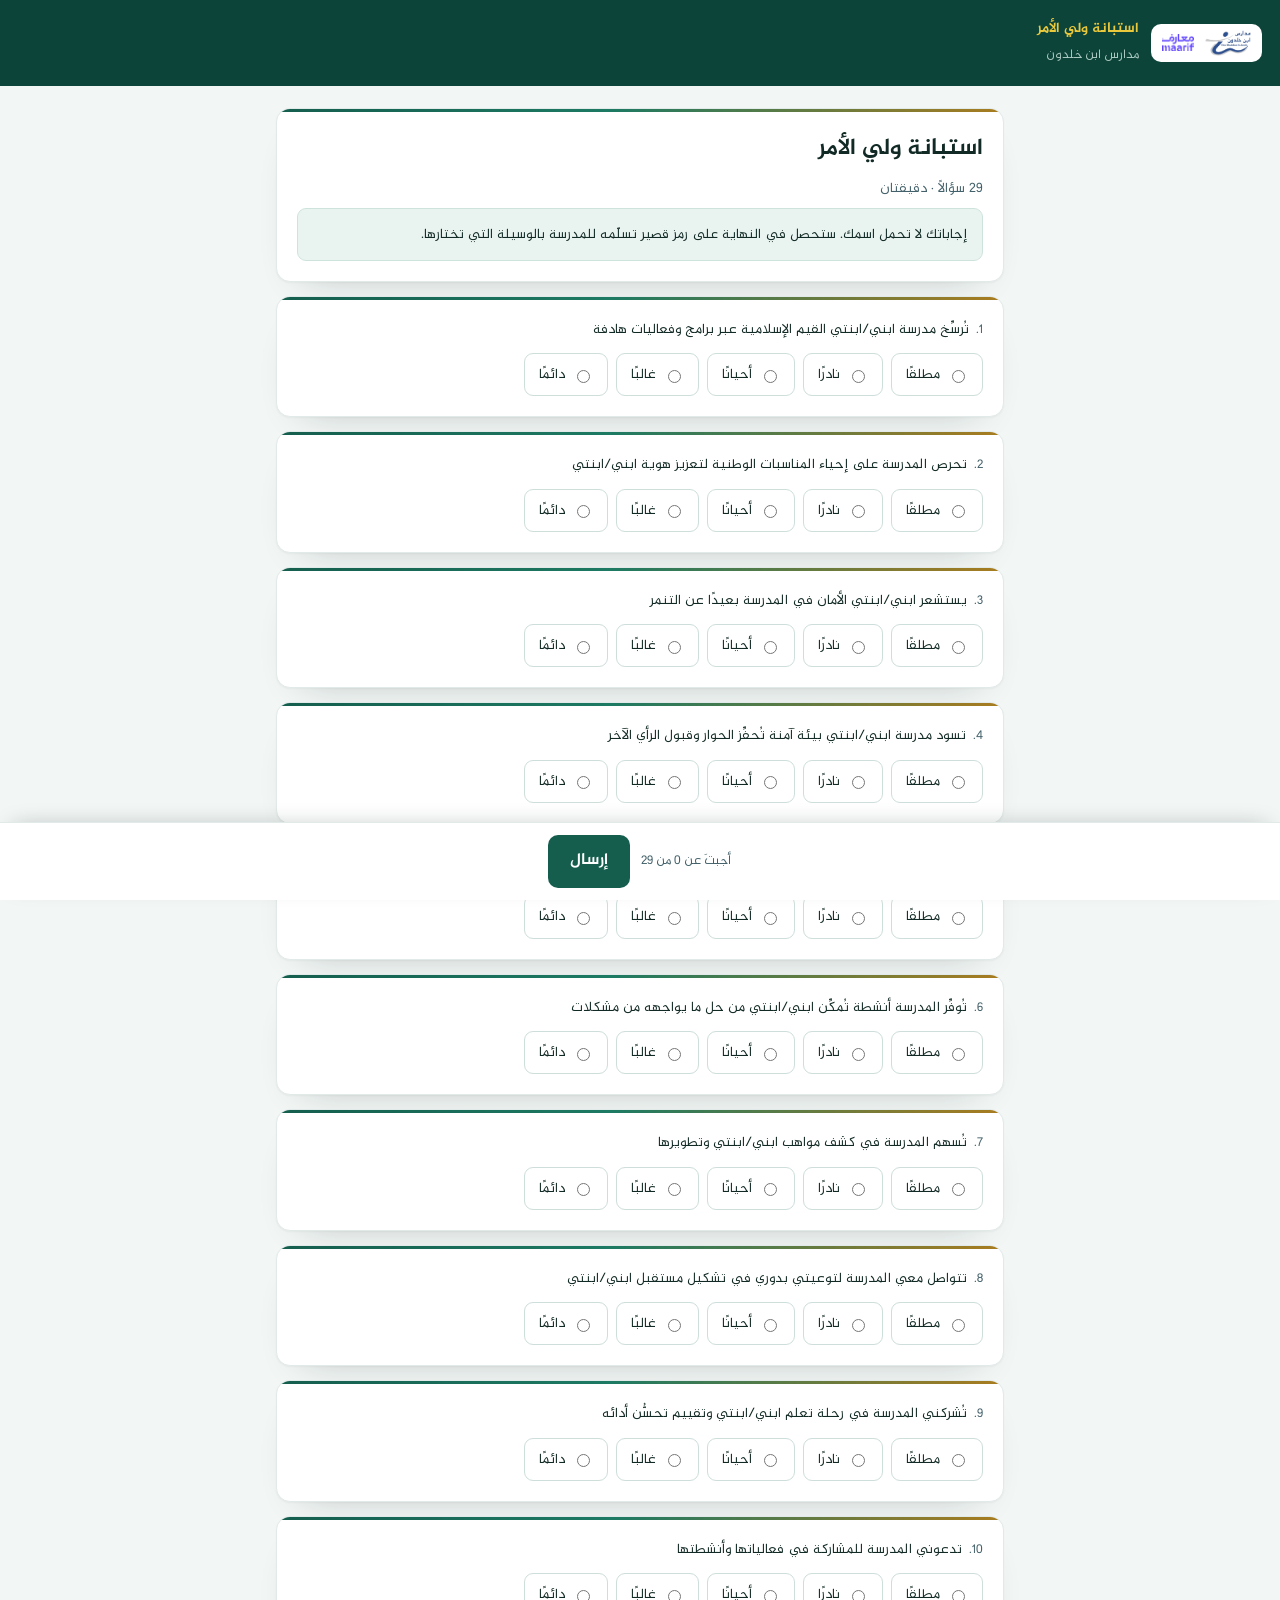
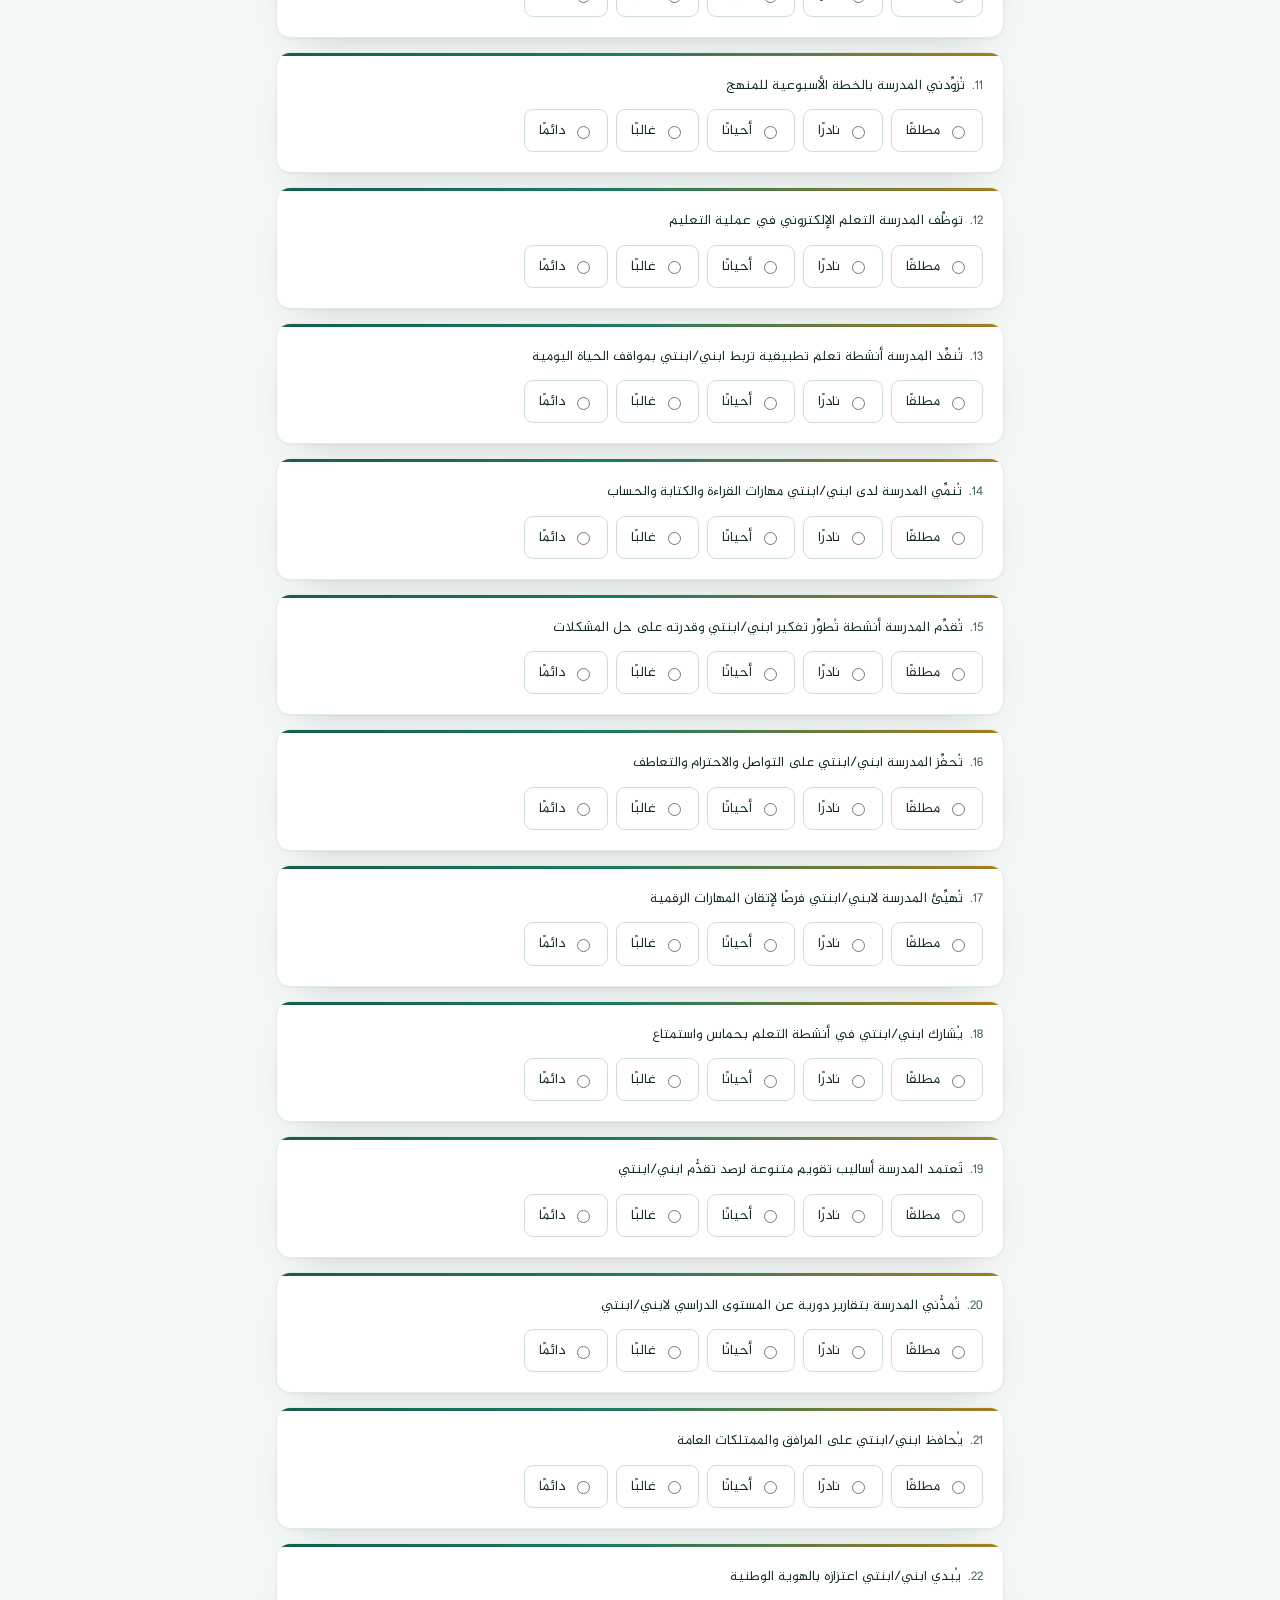
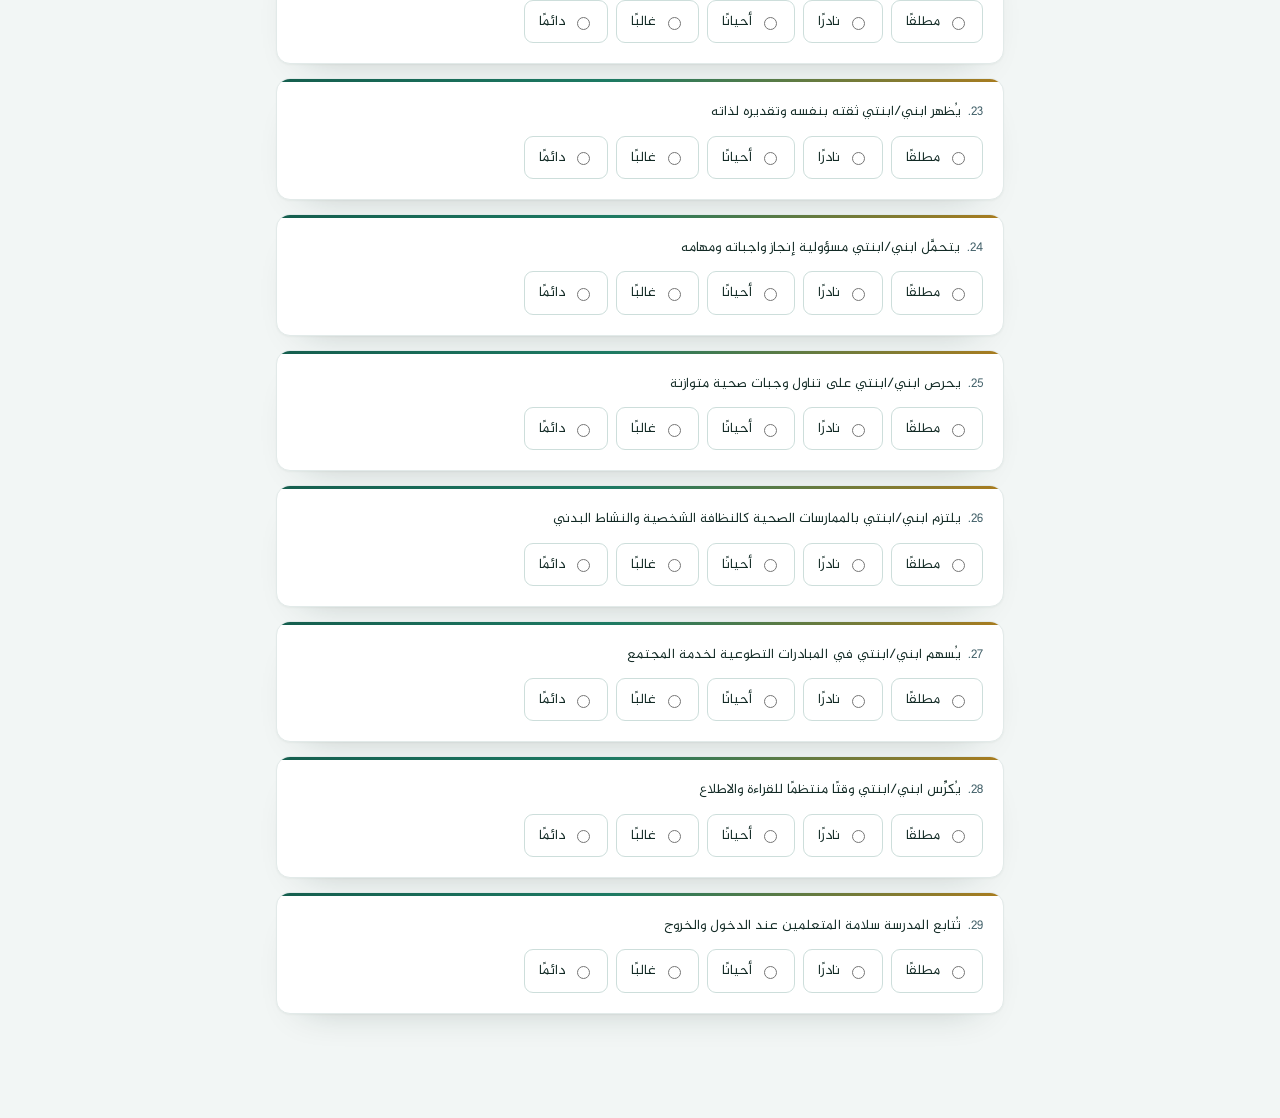
<file: استبانة.html>
<!doctype html>
<html lang="ar" dir="rtl">
<head>
<meta charset="utf-8">
<meta name="ik-v" content="581262ee">
<!-- ⚠️ صَفحةُ HTML رابِطُها ثابِتٌ فَتُخَزَّنُ في المُتَصَفِّحِ رَغمَ النَشر — وحارِسُ الطَزاجةِ يَنقُلُ الزائِرَ إلى رابِطِ البَصمةِ الجَديدةِ مَرّةً واحِدة. -->
<script src="fresh.js?v=581262ee"></script>
<meta name="viewport" content="width=device-width, initial-scale=1">
<title>استبانة — الاعتماد الخارجي</title>
<link rel="icon" href="ibn-khaldun-mark-240.webp">
<style>
  /* سلّم الخطّ — نسخةٌ محلّية لأن هذه الصفحة قائمةٌ بذاتها ولا تُحمّل style.css.
     ⚠️ ولولا هذه النسخة لسقط كل `var(--fs-*)` إلى الحجم الموروث صامتًا. */
  :root{--fs-micro:11px;--fs-xs:12px;--fs-sm:13px;--fs-base:14px;--fs-md:16px;
        --fs-lg:19px;--fs-xl:23px;--fs-2xl:28px;--fs-num:44px}

  @font-face{font-family:"Al Jazeera Arabic";font-weight:400;font-display:swap;
             src:url("AlJazeera-Regular.v2.woff2") format("woff2")}
  @font-face{font-family:"Al Jazeera Arabic";font-weight:700;font-display:swap;
             src:url("AlJazeera-Bold.v2.woff2") format("woff2")}
  :root{--ink:#122a25;--ink-2:#43616a;--line:#e2eae9;--bg:#f2f6f5;--panel:#fff;
        --brand:#155e4e;--brand-2:#1d7a63;--brand-soft:#e9f3f0;--gold:#eac83c;--danger:#a32b22}
  *{box-sizing:border-box}
  body{margin:0;background:var(--bg);color:var(--ink);font-size:var(--fs-md);line-height:1.8;
       font-family:"Al Jazeera Arabic","Segoe UI",Tahoma,system-ui,Arial,sans-serif}
  .top{background:#0d443a;color:#eaf5f1;padding:16px 18px;display:flex;align-items:center;gap:12px}
  .top .plate{background:#fff;border-radius:10px;padding:6px 11px;display:flex;align-items:center;gap:10px}
  .top .plate img{height:26px}
  .top .plate img.mf{height:17px}
  .top b{color:var(--gold);font-size:var(--fs-base);display:block}
  .top span{font-size:var(--fs-sm);color:#a9c8c0}
  .wrap{max-width:760px;margin:0 auto;padding:22px 16px 90px}
  .card{background:var(--panel);border:1px solid var(--line);border-radius:14px;padding:20px;
        margin-bottom:14px;position:relative;overflow:hidden;
        box-shadow:0 1px 2px rgba(18,42,37,.04),0 18px 40px -28px rgba(18,42,37,.3)}
  .card::before{content:"";position:absolute;inset-block-start:0;inset-inline:0;height:3px;
                background:linear-gradient(90deg,var(--brand),var(--brand-2) 46%,#a97c1f)}
  h1{font-size:var(--fs-xl);margin:0 0 6px}
  .sub{color:var(--ink-2);font-size:var(--fs-base);margin:0 0 6px}
  .q{font-size:var(--fs-base);margin-bottom:11px}
  .q .n{color:var(--ink-2);font-size:var(--fs-sm);margin-inline-end:7px}
  .scale{display:flex;flex-wrap:wrap;gap:8px}
  .scale label{display:flex;align-items:center;gap:7px;font-size:var(--fs-base);border:1px solid #cddedb;
               border-radius:9px;padding:8px 14px;cursor:pointer;background:#fff}
  .scale label:has(input:checked){background:var(--brand);color:#fff;border-color:var(--brand)}
  .bar{position:fixed;inset-inline:0;inset-block-end:0;background:var(--panel);
       border-top:1px solid var(--line);padding:12px 16px;display:flex;gap:11px;align-items:center;
       justify-content:center;box-shadow:0 -6px 24px -14px rgba(18,42,37,.4)}
  button{font:inherit;font-weight:700;border:0;border-radius:10px;padding:12px 22px;cursor:pointer}
  .go{background:var(--brand);color:#fff}
  .wa{background:#25d366;color:#0b3d24}
  .prog{font-size:var(--fs-sm);color:var(--ink-2)}
  .note{background:var(--brand-soft);border:1px solid #cfe3dd;border-radius:9px;padding:13px 15px;font-size:var(--fs-base)}
  .err{background:#fbeceb;border:1px solid #eec9c6;border-radius:9px;padding:13px 15px;font-size:var(--fs-base);color:var(--danger)}
  .done{text-align:center;padding:34px 20px}
  .done .tick{font-size:var(--fs-num)}
  code{background:#eef2f2;padding:3px 8px;border-radius:6px;font-size:var(--fs-sm);word-break:break-all}
</style>
</head>
<body>
<div class="top">
  <div class="plate">
    <img src="ibn-khaldun-mark-240.webp" alt="مدارس ابن خلدون">
    <img class="mf" src="maarif.png" alt="معارف">
  </div>
  <div><b id="tTitle">استبانة</b><span id="tSchool"></span></div>
</div>
<div class="wrap">
  <div class="card" id="intro"></div>
  <div id="items"></div>
</div>
<div class="bar hidden" id="bar">
  <span class="prog" id="prog"></span>
  <button class="go" id="send">إرسال</button>
</div>

<script type="module">
import { encodeAnswers } from "./survey.js?v=581262ee";
const $ = (id) => document.getElementById(id);
const esc = (s) => String(s ?? "").replace(/[&<>"]/g, (c) => ({ "&":"&amp;","<":"&lt;",">":"&gt;",'"':"&quot;" }[c]));
const q = new URLSearchParams(location.search);
const toolKey = q.get("t") || "PARENT_SURVEY";
const school = q.get("s") || "";
const wa = (q.get("wa") || "").replace(/\D/g, "");
const api = q.get("api") || "";

const data = await (await fetch("استبانات.json?v=581262ee")).json();
const tool = data.tools.find((t) => t.key === toolKey) || data.tools[0];
const answers = {};

$("tTitle").textContent = tool.nameAr;
$("tSchool").textContent = school || "مدارس ابن خلدون";
$("intro").innerHTML =
  "<h1>" + esc(tool.nameAr) + "</h1>" +
  '<p class="sub">' + (school ? esc(school) + " · " : "") + tool.items.length + " سؤالًا · دقيقتان</p>" +
  privacyNote();

/* ⚠️ **الوعد يتبع المسار لا العكس**: مسار الواتساب يُظهر رقم المرسِل للمدرسة،
   فقول «مجهول تمامًا» فيه غير صادق. كل مسار يُعلن حقيقته. */
function privacyNote() {
  if (api) return '<div class="note">رأيك <b>مجهول تمامًا</b>: تُرسَل إجابتك مباشرةً ' +
    "بلا اسم ولا رقم ولا أي بيان يدلّ عليك، وتُستخدم في تحسين المدرسة ضمن دورة التقويم الذاتي.</div>";
  if (wa) return '<div class="warn">إجاباتك <b>لا تحمل اسمك</b>، ولكن إرسالها يتم عبر ' +
    "<b>واتساب</b> فيظهر <b>رقم جوّالك</b> للمدرسة كأي رسالة ترسلها. " +
    "فإن أردت ألّا يظهر رقمك فانسخ الرمز وأرسله بأي وسيلة أخرى.</div>";
  return '<div class="note">إجاباتك لا تحمل اسمك. ستحصل في النهاية على رمز قصير ' +
    "تسلّمه للمدرسة بالوسيلة التي تختارها.</div>";
}

$("items").innerHTML = tool.items.map((it) =>
  '<div class="card"><div class="q"><span class="n">' + it.n + ".</span>" + esc(it.t) + "</div>" +
  '<div class="scale">' + tool.scaleLabels.map((lab, i) =>
    '<label><input type="radio" name="q' + it.n + '" data-n="' + it.n + '" value="' + (i + 1) +
    '"><span>' + esc(lab) + "</span></label>").join("") + "</div></div>").join("");

const update = () => {
  const n = Object.keys(answers).length;
  $("prog").textContent = "أجبتَ عن " + n + " من " + tool.items.length;
  $("send").disabled = n === 0;
};
$("items").querySelectorAll("input[data-n]").forEach((r) => {
  r.onchange = () => { answers[+r.dataset.n] = +r.value; update(); };
});
$("bar").classList.remove("hidden");
update();

function finish(msg, extra) {
  document.querySelector(".wrap").innerHTML =
    '<div class="card done"><div class="tick">✅</div><h1>' + esc(msg) + "</h1>" +
    '<p class="sub">شكرًا لوقتك — رأيك يصنع فرقًا في مدرستنا.</p>' + (extra || "") + "</div>";
  $("bar").classList.add("hidden");
  window.scrollTo(0, 0);
}

$("send").onclick = async () => {
  const code = encodeAnswers(tool.key, school, answers, tool.items.length);
  // ① المسار السحابي إن كان مهيّأ
  if (api) {
    $("send").disabled = true; $("send").textContent = "جارٍ الإرسال…";
    try {
      const r = await fetch(api, { method: "POST", headers: { "content-type": "application/json" },
        body: JSON.stringify({ tool: tool.key, school, answers, at: new Date().toISOString() }) });
      if (r.ok) { finish("وصلت استجابتك"); return; }
      throw new Error("HTTP " + r.status);
    } catch {
      $("send").disabled = false; $("send").textContent = "إرسال";
      // يسقط إلى مسار الواتساب
    }
  }
  // ② مسار الواتساب: يفتح المحادثة برسالة جاهزة
  if (wa) {
    const text = "استجابة " + tool.nameAr + (school ? " — " + school : "") + "\n" + code;
    finish("بقيت خطوة واحدة",
      '<p class="sub">اضغط الزرّ ليفتح واتساب برسالة جاهزة، ثم أرسلها كما هي. ' +
      "<b>سيظهر رقم جوّالك للمدرسة</b> — وإن شئت فانسخ الرمز أدناه وأرسله بوسيلة أخرى.</p>" +
      '<a href="https://wa.me/' + wa + "?text=" + encodeURIComponent(text) +
      '" target="_blank"><button class="wa">إرسال عبر واتساب</button></a>' +
      '<p class="sub" style="margin-top:18px">أو انسخ هذا الرمز وأرسله بأي وسيلة:</p><code>' +
      esc(code) + "</code>");
    return;
  }
  // ③ بلا قناة مهيّأة: يُعرض الرمز للنسخ
  finish("تمّت التعبئة",
    '<p class="sub">انسخ هذا الرمز وأرسله لمدرستك:</p><code>' + esc(code) + "</code>");
};
</script>
</body>
</html>
</file>
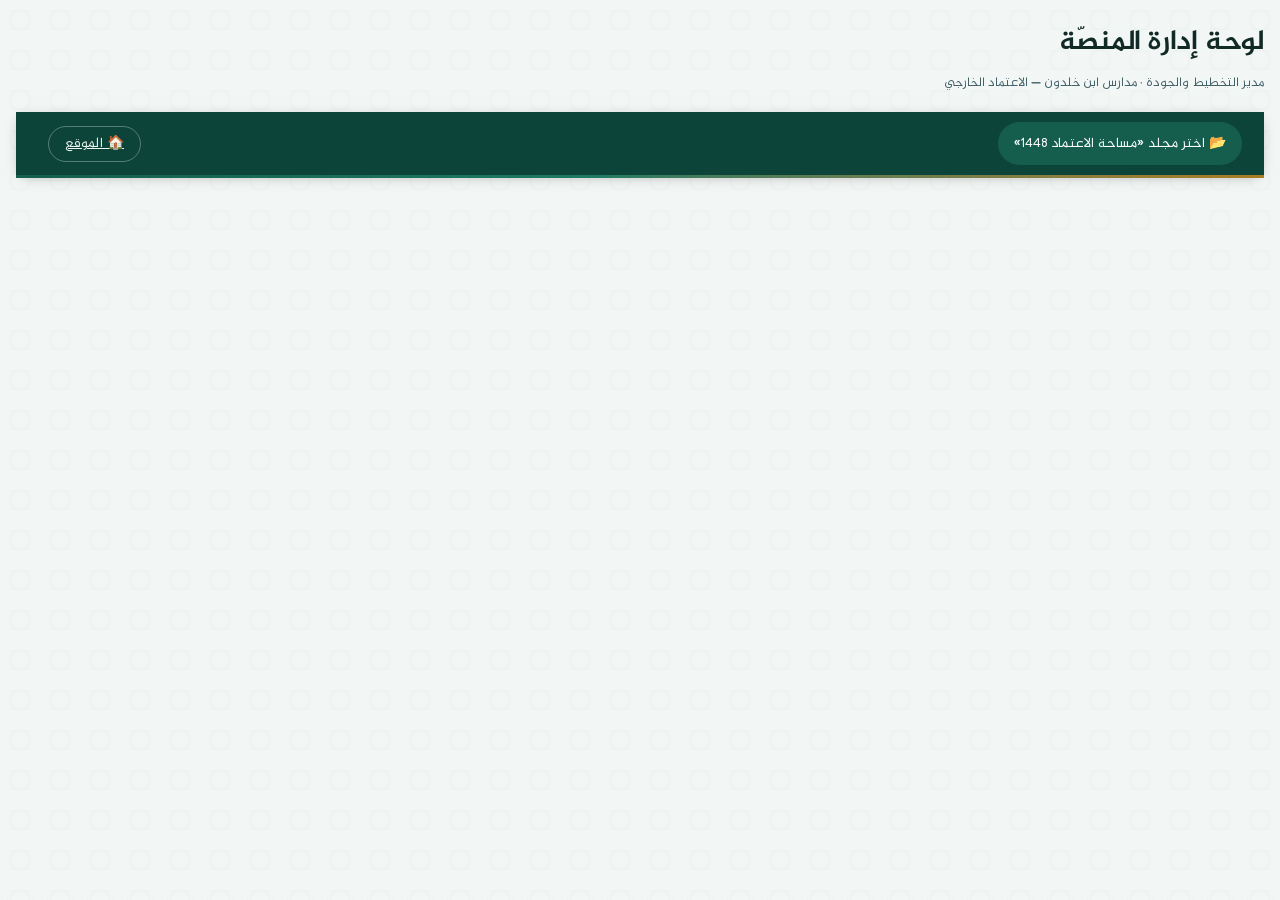
<file: مستشار.html>
<!doctype html>
<html dir="rtl" lang="ar">
<head>
<meta charset="utf-8">
<meta name="ik-v" content="581262ee">
<!-- ⚠️ صَفحةُ HTML رابِطُها ثابِتٌ فَتُخَزَّنُ في المُتَصَفِّحِ رَغمَ النَشر — وحارِسُ الطَزاجةِ يَنقُلُ الزائِرَ إلى رابِطِ البَصمةِ الجَديدةِ مَرّةً واحِدة. -->
<script src="fresh.js?v=581262ee"></script>
<meta name="viewport" content="width=device-width,initial-scale=1">
<title>لوحة إدارة المنصّة — الاعتماد الخارجي</title>
<link rel="stylesheet" href="style.css?v=581262ee">
<style>
  .adm{max-width:1500px;margin:0 auto;padding:18px 16px 70px}
  .adm h1{font-size:var(--fs-2xl);margin:0 0 4px}
  .adm .sub{color:var(--ink-2);margin-bottom:18px;font-size:var(--fs-sm)}
  .bar{display:flex;gap:10px;flex-wrap:wrap;align-items:center;margin-bottom:16px}
  .bar .grow{flex:1 1 210px;min-width:180px}
  .kpis{display:grid;grid-template-columns:repeat(auto-fit,minmax(158px,1fr));gap:11px;margin-bottom:20px}
  .kpi-b{background:var(--panel);border:1px solid var(--line);border-radius:13px;padding:13px 15px}
  .kpi-b .v{font-size:var(--fs-2xl);font-weight:800;line-height:1.25;color:var(--brand)}
  .kpi-b .l{font-size:var(--fs-sm);color:var(--ink-2);margin-top:2px}
  .kpi-b.warn .v{color:#a97c1f} .kpi-b.bad .v{color:#a32b22} .kpi-b.ok .v{color:#1d7a52}
  .tabs{display:flex;gap:6px;flex-wrap:wrap;border-bottom:2px solid var(--line);margin-bottom:16px}
  .tab{background:none;border:0;border-bottom:3px solid transparent;margin-bottom:-2px;
       padding:10px 15px;font:inherit;font-weight:700;color:var(--ink-2);cursor:pointer;min-height:44px}
  .tab.on{color:var(--brand);border-bottom-color:var(--brand)}
  .tab .n{background:var(--brand-soft,#e9f3f0);border-radius:20px;padding:1px 8px;font-size:var(--fs-xs);margin-inline-start:6px}
  .tab.alert .n{background:#fdecec;color:#a32b22}
  /* ⚠️ المُصفّيات كانت تتكدّس أربعة أسطر فتلتهم نصف الشاشة قبل أوّل مدرسة —
     لأن `.f-in` عرضها 100%. عرضٌ محدود لكلٍّ فتنتظم في سطر، وتنكسر على
     الجوّال وحده حيث لا يتّسع السطر أصلًا. */
  .filters{display:flex;gap:8px;flex-wrap:wrap;margin-bottom:13px;align-items:center}
  .filters select{flex:0 0 auto;width:auto;min-width:110px;max-width:168px}
  .filters input{flex:1 1 200px;min-width:150px;max-width:330px}
  .filters select,.filters input{min-height:38px;font-size:var(--fs-sm);padding-block:6px}
  @media(max-width:720px){.filters select{flex:1 1 44%;max-width:none}
    .filters input{flex:1 1 100%;max-width:none}}
  /* المطلوب تعبئته حاجبٌ للدخول — لونٌ ينبّه لا يُهمَل */
  .g-chip.need{background:#fdecec;color:#a32b22;border:1px solid #f2b8b8}
  /* ⚠️ هرمية داخل الجدول نفسه: اسم المدرسة هو المعرّف فيأخذ الدرجة الأعلى،
     وبقيّة الخلايا أرقامٌ ووسومٌ تُقرأ بالمسح لا بالقراءة فتنزل درجة. وكان
     الاسم غليظًا بحجم البيانات نفسه فبدا أثقل ممّا ينبغي — واللون صار يحمل
     التمييز فلم يعد الغلظ لازمًا. */
  table.adm-t{width:100%;border-collapse:collapse;font-size:var(--fs-xs);background:var(--panel);
              border:1px solid var(--line);border-radius:13px;overflow:hidden}
  table.adm-t th,table.adm-t td{border-bottom:1px solid var(--line);padding:7px 9px;text-align:center;vertical-align:middle}
  table.adm-t th{background:var(--brand-soft,#e9f3f0);color:var(--brand-ink,#0d443a);font-weight:700;
                 cursor:pointer;user-select:none;white-space:nowrap}
  table.adm-t td.r{text-align:right}
  table.adm-t tbody tr{cursor:pointer}
  table.adm-t tbody tr:hover{background:var(--brand-soft,#e9f3f0)}
  .pill{display:inline-block;border-radius:20px;padding:2px 9px;font-size:var(--fs-xs);font-weight:700;white-space:nowrap}
  .p-ok{background:#e6f5ee;color:#1d7a52} .p-warn{background:#fdf3e0;color:#a97c1f}
  .p-bad{background:#fdecec;color:#a32b22} .p-gray{background:var(--soft,#eef1f3);color:var(--ink-2)}
  .side{position:fixed;inset-block:0;inset-inline-start:0;width:min(560px,94vw);background:var(--panel);
        border-inline-end:1px solid var(--line);box-shadow:0 0 34px #0003;z-index:40;overflow:auto;padding:20px}
  .side.hidden{display:none}
  /* عَمَلُ المَنسوبِ بِجانِبِ اسمِه — رَقَمانِ لا جَدوَلٌ ثانٍ */
  .prow .wk{font-variant-numeric:tabular-nums;opacity:.9}
  .b-xs{min-height:28px;padding-inline:10px;font-size:var(--fs-2xs)}
  /* ⚠️ اللوحة كانت بخطٍّ كبير فلا يظهر منها إلّا أربعة منسوبين — والمقصود
     رؤيتهم جميعًا بنظرة. صُغِّر كل شيء بمقدارٍ محسوب، والهدف اللمسي محفوظ. */
  .side h2{margin:0 0 3px;font-size:var(--fs-md)}
  .side .side-h{font-size:var(--fs-sm);margin:14px 0 2px;color:var(--ink-2)}
  .side .muted{font-size:var(--fs-xs)}
  .side .kpi-b{padding:9px 11px}
  .side .kpi-b .v{font-size:var(--fs-lg)}
  .side .kpi-b .l{font-size:var(--fs-micro)}
  .side-note{background:var(--soft,#eef1f3);border-radius:9px;padding:9px 12px;
    font-size:var(--fs-xs);line-height:1.7;color:var(--ink-2);margin-bottom:12px}
  .prow{padding:7px 0;gap:7px}
  .prow .who b{font-size:var(--fs-sm)}
  .prow .who span{font-size:var(--fs-micro);line-height:1.5}
  .prow .pill{font-size:var(--fs-micro);padding:1px 7px}
  .prow .acts{gap:5px}
  .prow .b-xs{padding:4px 9px;font-size:var(--fs-micro);min-height:30px}
  .side .close{position:absolute;inset-block-start:14px;inset-inline-end:16px;background:none;border:0;
               font-size:var(--fs-xl);cursor:pointer;color:var(--ink-2);min-height:44px;min-width:44px}
  .prow{display:grid;grid-template-columns:1fr auto;gap:8px;align-items:center;
        border-bottom:1px solid var(--line);padding:10px 0}
  .prow .who b{display:block;font-size:var(--fs-sm)}
  .prow .who span{font-size:var(--fs-xs);color:var(--ink-2)}
  .acts{display:flex;gap:6px;flex-wrap:wrap;justify-content:flex-end}
  .b-xs{padding:6px 11px;font-size:var(--fs-xs);min-height:38px;border-radius:9px}
  .scrim{position:fixed;inset:0;background:#0006;z-index:39}.scrim.hidden{display:none}
  .howto{background:#fff8e6;border:1px solid #e8d5a3;border-radius:11px;padding:12px 15px;
         margin:12px 0;font-size:var(--fs-sm);line-height:1.8}
  .mail{font-family:inherit;background:var(--soft,#eef1f3);border-radius:7px;padding:2px 8px;
        font-size:var(--fs-sm);unicode-bidi:plaintext;direction:ltr;display:inline-block}
  .empty{text-align:center;color:var(--ink-2);padding:40px 20px;font-size:var(--fs-base)}
  @media(max-width:640px){ .adm{padding:12px 10px 60px} table.adm-t{font-size:var(--fs-xs)}
    table.adm-t th,table.adm-t td{padding:7px 6px} .hide-sm{display:none} }
  /* ── عائلة ألوان المراحل: لكل مرحلة لون، والمسار درجتان منه ──
     ⚠️ اللون على **النصّ** لا على خلفية الصفّ: خلفياتٌ ملوّنة لأربع مراحل
     تجعل الجدول لوحةً لا جدولًا، وتُخفي تمييز الصفّ عند المرور والاختيار. */
  /* ⚠️ **المَسارُ يُحَدِّدُ العائِلةَ اللَونيةَ والمَرحَلةُ تُحَدِّدُ الدَرَجة**
     (رَصدُ المُستَشار 2026-09-07: «ما زالَت أَسماءُ الوَطَنيِّ بِنَفسِ لَونِ
     العالَمي»). كانَ التَلوينُ **بِالمَرحَلةِ وَحدَها**، والعالَميُّ يُمَيَّزُ
     بِـ`opacity:.78` — فَرقٌ لا تَكادُ العَينُ تَراهُ في نَصٍّ صَغيرٍ غَليظ.
     الآنَ: الوَطَنيُّ أَخضَرُ والعالَميُّ أَزرَق، وأَربَعُ دَرَجاتٍ بِالمَرحَلةِ
     تَغمَقُ صُعوداً (رِياض ⟵ ثانَوي).
     ⚠️ **وكُلُّ الدَرَجاتِ الثَماني مَقيسةٌ ≥4.5:1 على الأَبيَض** — أَوَّلُ
     مُقتَرَحٍ سَقَطَت فيهِ الرَوضةُ عِندَ 4.0 فَغُمِّقَت. اللَونُ الجَميلُ الذي
     لا يُقرَأُ عَيبٌ لا ذَوق. */
  /* ⚠️ **الدَرَجةُ اللَونيةُ هيَ الفارِق، لا العَتامةُ ولا القَتامة.** كانَ
     الأَخضَرُ 151° والأَزرَقُ 213° مُتَقارِبَينِ في القَتامةِ فَقَرَأَتهُما
     العَينُ لَونًا واحِدًا في نَصٍّ صَغيرٍ غَليظ (رَصدُ المُستَشار مَرَّتَين).
     الآنَ **62° بَينَ العائِلَتَين**: 152° أَخضَرُ صَريحٌ و214° أَزرَقُ صَريح،
     وأَربَعُ دَرَجاتٍ تَغمَقُ بِالمَرحَلةِ داخِلَ كُلِّ عائِلة.
     وكُلُّ الثَمانِ مَقيسةٌ ≥4.6:1 على **أَسوَأِ** خَلفياتِ الجَدوَلِ الثَلاث
     (الأَبيَض · الصَفحة #f2f6f5 · تَظليلُ المُرور #e9f3f0) لا على الأَبيَضِ
     وَحدَه — فَالصَفُّ تَحتَ المُؤَشِّرِ هوَ أَخفَضُها تَبايُنًا. */
  tr.tr-nat.st-kg   .sch b, tr.tr-nat.st-kg   .stg{color:#15794b}
  tr.tr-nat.st-pri  .sch b, tr.tr-nat.st-pri  .stg{color:#126840}
  tr.tr-nat.st-mid  .sch b, tr.tr-nat.st-mid  .stg{color:#0f5233}
  tr.tr-nat.st-high .sch b, tr.tr-nat.st-high .stg{color:#0b4128}
  tr.tr-int.st-kg   .sch b, tr.tr-int.st-kg   .stg{color:#266bc5}
  tr.tr-int.st-pri  .sch b, tr.tr-int.st-pri  .stg{color:#205aa7}
  tr.tr-int.st-mid  .sch b, tr.tr-int.st-mid  .stg{color:#194885}
  tr.tr-int.st-high .sch b, tr.tr-int.st-high .stg{color:#143a6b}
  /* احتِياطٌ لِصَفٍّ بِلا صِنفِ مَسار — لَونٌ مُحايِدٌ لا وَراثةٌ عَمياء */
  tr:not(.tr-nat):not(.tr-int) .sch b,
  tr:not(.tr-nat):not(.tr-int) .stg{color:#475569}
  tr.tr-int  .trk{font-style:italic}
  /* ⚠️ **سَطرٌ واحِدٌ بِلا التِفاف** بِطَلَبِ المُستَشار: الاسمُ المُلتَفُّ
     يُضاعِفُ ارتِفاعَ الصَفِّ فَيَقِلُّ ما يُرى مِنَ المَدارِسِ في الشاشة.
     والفائِضُ يَنزَلِقُ داخِلَ `.tbl-wrap` (overflow-x:auto) لا يَدفَعُ الصَفحة. */
  .sch b{font-size:var(--fs-sm);font-weight:600;border-inline-start:3px solid currentColor;
         padding-inline-start:8px;display:inline-block;line-height:1.5;white-space:nowrap}
  /* ⚠️ **بَنين بُنّيٌّ وبَنات أَحمَرُ قاتِمٌ داخِلَ الاسمِ نَفسِه.** قاعِدةٌ
     مُباشِرةٌ على الوَسمِ تَغلِبُ لَونَ العائِلةِ المَوروثَ مِنَ `b` بِلا
     مُزايَدةٍ في التَخصيص. و28° و358° بَعيدَتانِ عَن 152° و214° فَلا تَختَلِطُ
     بِعائِلَتَي المَسار، وكِلتاهُما ≥5.5:1 على أَسوَأِ خَلفياتِ الجَدوَل. */
  .g-m{color:#834e21}
  .g-f{color:#8b181c}
  .adm-t td.r{line-height:1.5}
  .stg{font-weight:700;font-size:var(--fs-xs);white-space:nowrap}
  /* مفتاح الألوان — لونٌ بلا مفتاح لغز */
  .lg-h{font-size:var(--fs-xs)}.lg-h b{color:var(--ink)}
  .lg-sep{border-inline-start:1px solid var(--line);padding-inline-start:12px;margin-inline-start:4px}
  .rd{font-weight:800;font-size:var(--fs-sm)}
  .rd-ok{color:#1d7a52}.rd-mid{color:#12508a}.rd-low{color:#a97c1f}.rd-st{color:#a32b22}
  .rd-box{border:1px solid var(--line);border-radius:12px;padding:12px 14px;margin-bottom:12px}
  .rd-num{font-size:var(--fs-num);font-weight:800;line-height:1;margin-bottom:9px}
  .rd-row{display:flex;align-items:center;gap:8px;font-size:var(--fs-xs);margin-bottom:4px}
  .rd-row span:first-child{min-width:104px}
  .rd-row .bar-m{flex:1}
  .legend{display:flex;gap:12px;flex-wrap:wrap;align-items:center;margin:0 0 11px;font-size:var(--fs-xs)}
  .legend b{font-weight:700}
  .legend .k{display:inline-flex;align-items:center;gap:5px}
  .legend .sw{width:11px;height:11px;border-radius:3px;display:inline-block}
  @media print{ .bar,.tabs,.filters,.side,.scrim,.b-main,.b-ghost{display:none!important}
    .adm{max-width:none} table.adm-t{font-size:9.5pt} }
</style>
</head>
<body>
<div class="adm">
  <h1>لوحة إدارة المنصّة</h1>
  <p class="sub" id="who">مدير التخطيط والجودة · مدارس ابن خلدون — الاعتماد الخارجي</p>

  <div class="bar">
    <button class="b-main" id="pick">📂 اختر مجلد «مساحة الاعتماد ١٤٤٨»</button>
    <button class="b-ghost hidden" id="rescan">↻ إعادة الفحص</button>
    <button class="b-ghost hidden" id="csv">⬇️ تصدير جدول</button>
    <button class="b-ghost hidden" id="print">🖨️ طباعة</button>
    <span style="flex:1"></span>
    <!-- ⚠️ اللوحة كانت طريقًا مسدودًا: لا رابط يعود إلى الموقع ولا إلى الدليل -->
    <a class="b-ghost" href="index.html" title="موقع الاعتماد">🏠 الموقع</a>
    <span class="muted" id="status"></span>
  </div>
  <div class="prog hidden" id="prog"><span></span></div>
  <div id="intro"></div>

  <div class="hidden" id="main">
    <div class="kpis" id="kpis"></div>
    <div class="tabs" id="tabs"></div>
    <div class="legend hidden" id="legend">
      <!-- ⚠️ المِفتاحُ كانَ يَعرِضُ لَوحةً مَهجورة (بَنَفسَجي/بُرتُقالي بِالمَرحَلةِ
           وَحدَها) والجَدوَلُ يَرسُمُ بِعائِلَتَي المَسار — فَمِفتاحٌ يُكَذِّبُ جَدوَلَهُ
           أَسوَأُ مِن لا مِفتاح. يُشتَقُّ مِنَ اللَوحةِ نَفسِها ويُحدَّثُ مَعَها. -->
      <span class="k lg-h"><b>وطني</b></span>
      <span class="k"><span class="sw" style="background:#15794b"></span>رياض</span>
      <span class="k"><span class="sw" style="background:#126840"></span>ابتدائي</span>
      <span class="k"><span class="sw" style="background:#0f5233"></span>متوسط</span>
      <span class="k"><span class="sw" style="background:#0b4128"></span>ثانوي</span>
      <span class="k lg-h lg-sep"><b>عالمي</b></span>
      <span class="k"><span class="sw" style="background:#266bc5"></span>رياض</span>
      <span class="k"><span class="sw" style="background:#205aa7"></span>ابتدائي</span>
      <span class="k"><span class="sw" style="background:#194885"></span>متوسط</span>
      <span class="k"><span class="sw" style="background:#143a6b"></span>ثانوي</span>
      <span class="k lg-h lg-sep"><b>داخل الاسم</b></span>
      <span class="k"><span class="sw" style="background:#834e21"></span>بَنين</span>
      <span class="k"><span class="sw" style="background:#8b181c"></span>بَنات</span>
    </div>
    <div class="filters hidden" id="filters">
      <input class="f-in grow" id="q" placeholder="ابحث باسم مدرسة أو منسوب…" autocomplete="off">
      <select class="f-in" id="fComplex"><option value="">كل المجمعات</option></select>
      <select class="f-in" id="fTrack"><option value="">كل المسارات</option></select>
      <select class="f-in" id="fStage"><option value="">كل المراحل</option></select>
      <select class="f-in" id="fState">
        <option value="">كل الحالات</option>
        <option value="active">بدأت العمل</option>
        <option value="idle">لم تبدأ بعد</option>
        <option value="attention">⚠️ يحتاج انتباهك</option>
        <option value="missing">فيها أسماء ناقصة</option>
      </select>
    </div>
    <div id="body"></div>
  </div>
</div>

<div class="scrim hidden" id="scrim"></div>
<aside class="side hidden" id="side"></aside>

<script type="module" src="admin-ui.js?v=581262ee"></script>
</body>
</html>
</file>
<file: style.css>
/* أنماط الاعتماد الخارجي — مستخرَجة من index.html.
   ⚠️ index.html كان 1698 سطرًا فيها 375 سطر أنماط و1102 سطر جافاسكربت،
   والترقيع الأعمى فيها ولّد أعطالًا (قاعدة مكرّرة ألغت لونًا · سطر استيراد
   لم يُطابَق). الفصل يجعل كل تعديل مرئيًا. */

  @font-face{font-family:"Al Jazeera Arabic";font-weight:400;font-display:block;
             src:url("AlJazeera-Regular.v2.woff2") format("woff2")}
  @font-face{font-family:"Al Jazeera Arabic";font-weight:700;font-display:block;
             src:url("AlJazeera-Bold.v2.woff2") format("woff2")}
  /* ── سلّم أحجام الخطّ ──────────────────────────────────────────
     ⚠️ كان في القشرة **22 حجمًا مختلفًا** (10.5 · 11 · 11.5 · 12 · 12.5 ·
     12.8 · 13 · 13.5 · 14 · 14.5 · 15 · 15.5 · 16 · 16.5 · 19 · 20 · 22 ·
     23 · 24 · 26 …)، و`h1` معرَّفًا ثلاث مرّات بثلاث قيم. فلا يعرف القارئ
     أيّ نصٍّ أهمّ — والفرق بين 13 و13.5 لا تراه العين لكنّه يُفقد الاتّساق.
     سلّمٌ واحد بنسبة ~1.2 في الأعلى وخطوةٍ واحدة في الأسفل حيث تُبنى
     الجداول الكثيفة. والعربية تحتاج قياسًا أكبر من اللاتينية للوضوح نفسه،
     فالأساس 14 لا 13. */
  :root{
    --fs-micro:11px;   /* شارات دقيقة داخل الجداول */
    --fs-xs:12px;      /* ملاحظات · وسوم · نصّ مساعد */
    --fs-sm:13px;      /* نصّ ثانوي · خلايا الجداول الكثيفة */
    --fs-base:14px;    /* النصّ الأساسي */
    --fs-md:16px;      /* عنوان فرعي داخل قسم (h4) */
    --fs-lg:19px;      /* عنوان قسم (h3) */
    --fs-xl:23px;      /* عنوان شاشة (h2) */
    --fs-2xl:28px;     /* عنوان الصفحة (h1) */
    --fs-num:44px;     /* الأرقام الكبيرة وحدها */

  --head-ink:#8c1c13;--head-soft:#fbf1ef;--head-line:#e3bdb6;
    /* ⚠️ `--ink` و`--bg` و`--panel` و`--line` و`--brand-soft` و`--danger` و`--ok`
       لَم تَعُد تُعَرَّفُ هُنا: صارَت **جِسرًا** إلى رُموزِ HeroUI أَسفَلَ المِلَفّ.
       تَعريفانِ لِرَمزٍ واحِدٍ في مِلَفٍّ واحِدٍ يَفتَرِقانِ عِندَ أَوَّلِ تَعديل. */
    --brand-2:#1d7a63; --brand-ink:#0d443a;
    --gold:#a97c1f; --gold-soft:#fbf4e4;
    /* ذهبي الهلال — مستخرَج بِكسليًا من رمز 🌙 في الهيدر (#EAC83C).
       تباينه على خلفية الهيدر #0D443A = 6.7:1 (المعيار 4.5). */
    --gold-bright:#eac83c;
    /* شريط الهوية: أخضر الجهة ← ذهبي */
    --edge:linear-gradient(90deg,var(--brand) 0%,var(--brand-2) 46%,var(--gold) 100%);
    --statusH:34px;   /* ارتفاع شريط الحالة المثبَّت */
  }
  /* الوضع الليلي — تُبدَّل الرموز وحدها فتبقى القواعد كما هي */
  html[data-theme="dark"]{
    --head-ink:#f0a79c;--head-soft:#2b1a18;--head-line:#4a2b26;
    --brand-2:#63d2ae; --brand-ink:#0a1815;
    --gold:#d9ad55; --gold-soft:#2a2418;
  }
  /* ═══ HeroUI-TOKENS: مولَّدة — لا تُحرَّر يدويًّا ═══ */
  :root{
    color-scheme:light;
    /* أَوَّليّاتٌ لا تَتَبَدَّلُ بَينَ الوَضعَين */
    --white:#ffffff;
    --white:oklch(100.00% 0.0000 89.88);
    --black:#000000;
    --black:oklch(0.00% 0.0000 0.00);
    --snow:#fcfcfc;
    --snow:oklch(99.11% 0.0000 89.88);
    --eclipse:#18181b;
    --eclipse:oklch(21.03% 0.0059 285.89);
    --spacing:0.25rem;
    --border-width:1px;
    --field-border-width:0px;
    --disabled-opacity:0.5;
    --ring-offset-width:2px;
    --cursor-interactive:pointer;
    --cursor-disabled:not-allowed;
    /* نِصفُ القُطر: أَساسٌ واحِدٌ وسُلَّمُ Tailwind v4 الذي تَبني عَلَيهِ مُكَوِّناتُ HeroUI */
    --radius:0.5rem;
    --field-radius:calc(var(--radius) * 1.5);
    --radius-xs:0.125rem;--radius-sm:0.25rem;--radius-md:0.375rem;
    --radius-lg:0.5rem;--radius-xl:0.75rem;--radius-2xl:1rem;--radius-3xl:1.5rem;
    /* الأَساس */
    --background:#f2f6f5;
    --background:oklch(96.98% 0.0044 179.73);
    --foreground:#122a25;
    --foreground:oklch(26.37% 0.0318 178.56);
    /* الأَسطُح: لِلمُكَوِّناتِ غَيرِ العائِمة */
    --surface:#ffffff;
    --surface:oklch(100.00% 0.0000 89.88);
    --surface-foreground:var(--foreground);
    --surface-secondary:#eff3f2;
    --surface-secondary:oklch(96.08% 0.0045 179.73);
    --surface-secondary-foreground:var(--foreground);
    --surface-tertiary:#e7eeec;
    --surface-tertiary:oklch(94.33% 0.0079 177.32);
    --surface-tertiary-foreground:var(--foreground);
    /* الطَبَقاتُ العائِمة: تَلميحاتٌ ونَوافِذُ وقَوائِم */
    --overlay:#ffffff;
    --overlay:oklch(100.00% 0.0000 89.88);
    --overlay-foreground:var(--foreground);
    --muted:#43616a;
    --muted:oklch(47.27% 0.0380 218.43);
    --default:#e9efed;
    --default:oklch(94.70% 0.0069 174.37);
    --default-foreground:var(--foreground);
    /* دَرَجاتُ الهُوية — المُبَدَّلُ الوَحيدُ عَن HeroUI */
    --accent:#155e4e;
    --accent:oklch(43.40% 0.0743 174.39);
    --accent-foreground:var(--snow);
    --success:#1d7a52;
    --success:oklch(51.61% 0.1061 159.82);
    --success-foreground:var(--snow);
    --warning:#a97c1f;
    --warning:oklch(61.56% 0.1170 80.43);
    --warning-foreground:var(--snow);
    --danger:#a32b22;
    --danger:oklch(47.70% 0.1578 28.77);
    --danger-foreground:var(--snow);
    /* الحُقول */
    --field-background:#ffffff;
    --field-background:oklch(100.00% 0.0000 89.88);
    --field-foreground:var(--foreground);
    --field-placeholder:var(--muted);
    --field-border:transparent;
    /* حُدودٌ وفَواصِلُ وتَركيز */
    --border:#e2eae9;
    --border:oklch(93.07% 0.0087 188.10);
    --separator:#eaf0ef;
    --separator:oklch(95.03% 0.0065 185.27);
    --focus:var(--accent);
    --link:var(--foreground);
    --backdrop:rgba(0,0,0,0.5);
    /* الظِلال — مِن HeroUI حَرفيًّا */
    --surface-shadow:0 2px 4px 0 rgba(0,0,0,.04),0 1px 2px 0 rgba(0,0,0,.06),0 0 1px 0 rgba(0,0,0,.06);
    --overlay-shadow:0 2px 8px 0 rgba(0,0,0,.06),0 -6px 12px 0 rgba(0,0,0,.03),0 14px 28px 0 rgba(0,0,0,.08);
    --field-shadow:0 2px 4px 0 rgba(0,0,0,.04),0 1px 2px 0 rgba(0,0,0,.06),0 0 1px 0 rgba(0,0,0,.06);
    /* المُشتَقّات — نِسَبُ HeroUI نَفسُها، ولِكُلٍّ احتِياطٌ مَحسوب */
    --surface-hover:#eaeceb;
    --surface-hover:color-mix(in oklab,var(--surface) 92%,var(--surface-foreground) 8%);
    --background-secondary:#e8edec;
    --background-secondary:color-mix(in oklab,var(--background) 96%,var(--foreground) 4%);
    --background-tertiary:#dee4e2;
    --background-tertiary:color-mix(in oklab,var(--background) 92%,var(--foreground) 8%);
    --background-inverse:var(--foreground);
    --default-hover:#dfe6e4;
    --default-hover:color-mix(in oklab,var(--default) 96%,var(--default-foreground) 4%);
    --accent-hover:#326d5e;
    --accent-hover:color-mix(in oklab,var(--accent) 90%,var(--accent-foreground) 10%);
    --success-hover:#3b8762;
    --success-hover:color-mix(in oklab,var(--success) 90%,var(--success-foreground) 10%);
    --warning-hover:#b1893d;
    --warning-hover:color-mix(in oklab,var(--warning) 90%,var(--warning-foreground) 10%);
    --danger-hover:#ae4438;
    --danger-hover:color-mix(in oklab,var(--danger) 90%,var(--danger-foreground) 10%);
    --field-hover:#e4e7e6;
    --field-hover:color-mix(in oklab,var(--field-background) 90%,var(--field-foreground) 2%);
    --field-focus:var(--field-background);
    --field-border-hover:#c6d0cf;
    --field-border-hover:color-mix(in oklab,var(--field-border,var(--border)) 88%,var(--field-foreground) 10%);
    --field-border-focus:#a7b3b1;
    --field-border-focus:color-mix(in oklab,var(--field-border,var(--border)) 74%,var(--field-foreground) 22%);
    /* الأَنعَمُ: خَلفيةٌ شَفّافةٌ ونَصٌّ مُغمَّق — احتِياطُها فَوقَ السَطح */
    --default-soft:#f4f7f6;
    --default-soft:color-mix(in oklab,var(--default) 50%,transparent);
    --default-soft-foreground:var(--default-foreground);
    --default-soft-hover:#f2f5f4;
    --default-soft-hover:color-mix(in oklab,var(--default) 60%,transparent);
    --accent-soft:#dce5e2;
    --accent-soft:color-mix(in oklab,var(--accent) 15%,transparent);
    --accent-soft-foreground:#164e41;
    --accent-soft-foreground:color-mix(in oklab,var(--accent) 70%,var(--foreground) 30%);
    --accent-soft-hover:#d0ddd9;
    --accent-soft-hover:color-mix(in oklab,var(--accent) 20%,transparent);
    --danger-soft:#f5e0dc;
    --danger-soft:color-mix(in oklab,var(--danger) 15%,transparent);
    --danger-soft-foreground:#703226;
    --danger-soft-foreground:color-mix(in oklab,var(--danger) 70%,var(--foreground) 40%);
    --danger-soft-hover:#f1d5d1;
    --danger-soft-hover:color-mix(in oklab,var(--danger) 20%,transparent);
    --warning-soft:#f2ebdf;
    --warning-soft:color-mix(in oklab,var(--warning) 15%,transparent);
    --warning-soft-foreground:#61552b;
    --warning-soft-foreground:color-mix(in oklab,var(--warning) 80%,var(--foreground) 70%);
    --warning-soft-hover:#eee4d5;
    --warning-soft-hover:color-mix(in oklab,var(--warning) 20%,transparent);
    --success-soft:#dfeae3;
    --success-soft:color-mix(in oklab,var(--success) 15%,transparent);
    --success-soft-foreground:#1a563e;
    --success-soft-foreground:color-mix(in oklab,var(--success) 80%,var(--foreground) 60%);
    --success-soft-hover:#d4e4da;
    --success-soft-hover:color-mix(in oklab,var(--success) 20%,transparent);
    --separator-secondary:#d7dcda;
    --separator-secondary:color-mix(in oklab,var(--surface) 85%,var(--surface-foreground) 15%);
    --border-secondary:#c5cbca;
    --border-secondary:color-mix(in oklab,var(--surface) 78%,var(--surface-foreground) 22%);
    --border-tertiary:#a7b0ae;
    --border-tertiary:color-mix(in oklab,var(--surface) 66%,var(--surface-foreground) 34%);
  }
  html[data-theme="dark"]{
    color-scheme:dark;
    /* الأَساس */
    --background:#0d1f1c;
    --background:oklch(22.26% 0.0248 182.03);
    --foreground:#e6f0ee;
    --foreground:oklch(94.71% 0.0109 182.87);
    /* الأَسطُح: لِلمُكَوِّناتِ غَيرِ العائِمة */
    --surface:#132a26;
    --surface:oklch(26.46% 0.0302 181.37);
    --surface-foreground:var(--foreground);
    --surface-secondary:#183330;
    --surface-secondary:oklch(29.86% 0.0336 186.29);
    --surface-secondary-foreground:var(--foreground);
    --surface-tertiary:#1d3b36;
    --surface-tertiary:oklch(32.72% 0.0373 181.92);
    --surface-tertiary-foreground:var(--foreground);
    /* الطَبَقاتُ العائِمة: تَلميحاتٌ ونَوافِذُ وقَوائِم */
    --overlay:#132a26;
    --overlay:oklch(26.46% 0.0302 181.37);
    --overlay-foreground:var(--foreground);
    --muted:#9fb8b3;
    --muted:oklch(76.22% 0.0283 182.14);
    --default:#1b3a34;
    --default:oklch(32.24% 0.0387 179.65);
    --default-foreground:var(--foreground);
    /* دَرَجاتُ الهُوية — المُبَدَّلُ الوَحيدُ عَن HeroUI */
    --accent:#4fbf9c;
    --accent:oklch(73.04% 0.1150 169.47);
    --accent-foreground:var(--eclipse);
    --success:#5fd3a0;
    --success:oklch(78.61% 0.1296 162.21);
    --success-foreground:var(--eclipse);
    --warning:#d9ad55;
    --warning:oklch(77.03% 0.1177 82.71);
    --warning-foreground:var(--eclipse);
    --danger:#f08a80;
    --danger:oklch(74.03% 0.1260 26.45);
    --danger-foreground:var(--eclipse);
    /* الحُقول */
    --field-background:#132a26;
    --field-background:oklch(26.46% 0.0302 181.37);
    --field-foreground:var(--foreground);
    --field-placeholder:var(--muted);
    --field-border:transparent;
    /* حُدودٌ وفَواصِلُ وتَركيز */
    --border:#22403a;
    --border:oklch(34.59% 0.0377 179.66);
    --separator:#1e3833;
    --separator:oklch(31.79% 0.0335 180.38);
    --focus:var(--accent);
    --link:var(--foreground);
    --backdrop:rgba(0,0,0,0.6);
    /* الظِلال — مِن HeroUI حَرفيًّا */
    --surface-shadow:0 0 0 0 transparent inset;
    --overlay-shadow:0 0 1px 0 rgba(255,255,255,.3) inset;
    --field-shadow:0 0 0 0 transparent inset;
    /* المُشتَقّات — نِسَبُ HeroUI نَفسُها، ولِكُلٍّ احتِياطٌ مَحسوب */
    --surface-hover:#223833;
    --surface-hover:color-mix(in oklab,var(--surface) 92%,var(--surface-foreground) 8%);
    --background-secondary:#142623;
    --background-secondary:color-mix(in oklab,var(--background) 96%,var(--foreground) 4%);
    --background-tertiary:#1c2d2a;
    --background-tertiary:color-mix(in oklab,var(--background) 92%,var(--foreground) 8%);
    --background-inverse:var(--foreground);
    --default-hover:#22403a;
    --default-hover:color-mix(in oklab,var(--default) 96%,var(--default-foreground) 4%);
    --accent-hover:#4bac8e;
    --accent-hover:color-mix(in oklab,var(--accent) 90%,var(--accent-foreground) 10%);
    --success-hover:#59be91;
    --success-hover:color-mix(in oklab,var(--success) 90%,var(--success-foreground) 10%);
    --warning-hover:#c39c50;
    --warning-hover:color-mix(in oklab,var(--warning) 90%,var(--warning-foreground) 10%);
    --danger-hover:#d87e75;
    --danger-hover:color-mix(in oklab,var(--danger) 90%,var(--danger-foreground) 10%);
    --field-hover:#253b37;
    --field-hover:color-mix(in oklab,var(--field-background) 90%,var(--field-foreground) 2%);
    --field-focus:var(--field-background);
    --field-border-hover:#37534d;
    --field-border-hover:color-mix(in oklab,var(--field-border,var(--border)) 88%,var(--field-foreground) 10%);
    --field-border-focus:#516a64;
    --field-border-focus:color-mix(in oklab,var(--field-border,var(--border)) 74%,var(--field-foreground) 22%);
    /* الأَنعَمُ: خَلفيةٌ شَفّافةٌ ونَصٌّ مُغمَّق — احتِياطُها فَوقَ السَطح */
    --default-soft:#17322d;
    --default-soft:color-mix(in oklab,var(--default) 50%,transparent);
    --default-soft-foreground:var(--default-foreground);
    --default-soft-hover:#18342e;
    --default-soft-hover:color-mix(in oklab,var(--default) 60%,transparent);
    --accent-soft:#1a3a33;
    --accent-soft:color-mix(in oklab,var(--accent) 12%,transparent);
    --accent-soft-foreground:#84ceb4;
    --accent-soft-foreground:color-mix(in oklab,var(--accent) 70%,var(--foreground) 30%);
    --accent-soft-hover:#1c3f37;
    --accent-soft-hover:color-mix(in oklab,var(--accent) 16%,transparent);
    --danger-soft:#343833;
    --danger-soft:color-mix(in oklab,var(--danger) 15%,transparent);
    --danger-soft-foreground:#f0b0a8;
    --danger-soft-foreground:color-mix(in oklab,var(--danger) 70%,var(--foreground) 40%);
    --danger-soft-hover:#3e3d37;
    --danger-soft-hover:color-mix(in oklab,var(--danger) 20%,transparent);
    --warning-soft:#2a382d;
    --warning-soft:color-mix(in oklab,var(--warning) 12%,transparent);
    --warning-soft-foreground:#e0cda1;
    --warning-soft-foreground:color-mix(in oklab,var(--warning) 80%,var(--foreground) 70%);
    --warning-soft-hover:#313d2f;
    --warning-soft-hover:color-mix(in oklab,var(--warning) 16%,transparent);
    --success-soft:#1b3c33;
    --success-soft:color-mix(in oklab,var(--success) 12%,transparent);
    --success-soft-foreground:#a0e0c1;
    --success-soft-foreground:color-mix(in oklab,var(--success) 80%,var(--foreground) 60%);
    --success-soft-hover:#1e4238;
    --success-soft-hover:color-mix(in oklab,var(--success) 16%,transparent);
    --separator-secondary:#2f4440;
    --separator-secondary:color-mix(in oklab,var(--surface) 85%,var(--surface-foreground) 15%);
    --border-secondary:#3c504c;
    --border-secondary:color-mix(in oklab,var(--surface) 78%,var(--surface-foreground) 22%);
    --border-tertiary:#546763;
    --border-tertiary:color-mix(in oklab,var(--surface) 66%,var(--surface-foreground) 34%);
  }
  /* ═══ /HeroUI-TOKENS ═══ */

  /* ═══ الجِسر: رُموزُ القِشرةِ القَديمةُ تُشتَقُّ مِن رُموزِ HeroUI ═══
     ⚠️ **جِسرٌ لا نَسخ.** ثَمانِمِئةِ سَطرٍ مِنَ الأَنماطِ تَستَعمِلُ `--panel`
        و`--line` و`--sh`؛ فَتُعادُ كِتابَتُها كُلُّها خَطَرٌ بِلا داعٍ، ويَكفي أَن
        تُشتَقَّ الرُموزُ نَفسُها مِن HeroUI فَتَرِثَ الصَفحةُ لُغَتَهُ دَفعةً واحِدة.
     ⚠️ ويُعَرَّفُ في `:root` وَحدَه: `var()` تُحَلُّ عِندَ الاستِعمالِ لا عِندَ
        الإِعلان، فَإِذا حَمَلَ `html` صِنفَ الظَلامِ أَخَذَت قِيَمَهُ هوَ. تَكرارُهُ
        لِلوَضعِ اللَيليِّ نَسخةٌ ثانيةٌ تَفتَرِق. */
  :root{
    --bg:var(--background);
    --panel:var(--surface);
    --ink:var(--foreground);
    --ink-2:var(--muted);
    --line:var(--border);
    --line-2:var(--border-secondary);
    --brand:var(--accent);
    --brand-soft:var(--accent-soft);
    --ok:var(--success);
    /* ⚠️ لا يُجسَرُ `--danger-soft`: HeroUI يُعَرِّفُهُ بِالاسمِ نَفسِه، و
       `--x:var(--x)` حَلقةٌ يُلغيها المُتَصَفِّحُ فَيَصيرُ اللَونُ فارِغًا. */
    /* نِصفُ القُطرِ مِن سُلَّمِ HeroUI: 16px لِلبِطاقاتِ و12px لِلعَناصِرِ الصَغيرة */
    --r:var(--radius-2xl);
    --r-sm:var(--radius-xl);
    /* والظِلالُ ظِلالُه: سَطحٌ لِلبِطاقاتِ وعائِمٌ لِلنَوافِذِ والقَوائِم */
    --sh:var(--surface-shadow);
    --sh-lift:var(--overlay-shadow);
  }
  html[data-theme="dark"] .sig-pad,html[data-theme="dark"] .f-in{background:var(--panel)}
  html[data-theme="dark"] table.rec-table th,html[data-theme="dark"] th{background:#17332d}
  /* بصمة الخلفية: «رُبع الحِزب» — مربّعان متقاطعان بزاوية 45°، بكثافة 5% */
  body::before{content:"";position:fixed;inset:0;z-index:0;pointer-events:none;
    background-image:url("data:image/svg+xml,%3Csvg xmlns='http://www.w3.org/2000/svg' width='40' height='40'%3E%3Cg fill='none' stroke='%23155e4e' stroke-opacity='.032' stroke-width='.9'%3E%3Crect x='11' y='11' width='18' height='18'/%3E%3Crect x='11' y='11' width='18' height='18' transform='rotate(45 20 20)'/%3E%3C/g%3E%3C/svg%3E");
    background-size:40px 40px}
  .app{position:relative;z-index:1}
  *{box-sizing:border-box}
  html,body{margin:0;padding:0}
  body{background:var(--bg);color:var(--ink);font-size:var(--fs-md);line-height:1.8;
       font-family:"Al Jazeera Arabic","Segoe UI",Tahoma,system-ui,Arial,sans-serif;
       -webkit-font-smoothing:antialiased}
  button,input,select,textarea{font-family:inherit}
  a{color:var(--brand-2)}

  /* ── الهيكل ── */
  .app{display:flex;min-height:100vh}
  .nav{width:236px;flex:none;background:var(--brand-ink);color:#cfe6df;
       display:flex;flex-direction:column;position:sticky;top:0;height:100vh}
  .nav.hidden{display:none}
  .nav .brand{display:flex;align-items:center;gap:11px;padding:20px 18px 16px;
              border-bottom:1px solid rgba(255,255,255,.1)}
  .nav .brand .jd{width:40px;height:40px;flex:none;border-radius:11px;display:block;
    box-shadow:0 3px 10px -4px rgba(0,0,0,.5)}
  .nav .brand b{color:var(--gold-bright);font-size:var(--fs-md);line-height:1.35;display:block}
  .nav .brand span{font-size:var(--fs-xs);opacity:.72}
  .nav menu{list-style:none;margin:0;padding:12px 10px;display:grid;gap:3px}
  .nav a{display:flex;align-items:center;gap:10px;padding:10px 13px;border-radius:var(--r-sm);
         color:#cfe6df;text-decoration:none;font-size:var(--fs-base);cursor:pointer}
  .nav a:hover{background:rgba(255,255,255,.08);color:#fff}
  .nav a.on{background:var(--brand-2);color:#fff;font-weight:700}
  .nav a .ic{width:18px;text-align:center;opacity:.9}
  .nav a .ct{margin-inline-start:auto;font-size:var(--fs-xs);background:rgba(255,255,255,.14);
             border-radius:99px;padding:0 8px;min-width:24px;text-align:center}
  /* ⚠️ شريط الحالة مثبَّت في أسفل النافذة ويغطّي ذيل القائمة الجانبية،
     فيُقتطع زرّ «تبديل المستخدم». يُحجَز له ارتفاعه هنا. */
  .nav .foot{margin-top:auto;padding:14px 18px calc(14px + var(--statusH));
             border-top:1px solid rgba(255,255,255,.1);font-size:var(--fs-sm);opacity:.75}
  .nav .foot b{color:#fff;display:block;font-size:var(--fs-sm);opacity:1}

  main{flex:1;min-width:0;display:flex;flex-direction:column}
  .bar{position:sticky;top:0;z-index:6;background:var(--brand-ink);
       border-bottom:3px solid transparent;border-image:var(--edge) 1;
       padding:10px 22px;display:flex;align-items:center;gap:14px;color:#eaf5f1;
       flex-wrap:wrap;box-shadow:0 2px 14px -6px rgba(0,0,0,.4)}
  .bar .h-btn{background:rgba(255,255,255,.10);color:#eaf5f1;border:1px solid rgba(255,255,255,.16);
              border-radius:9px;padding:7px 12px;font-size:var(--fs-sm);font-weight:400;line-height:1}
  .bar .h-btn:hover{background:rgba(255,255,255,.2)}
  .bar .h-search{position:relative;flex:1;min-width:120px;max-width:340px}
  .bar .h-search input{width:100%;background:rgba(255,255,255,.10);color:#fff;
    border:1px solid rgba(255,255,255,.18);border-radius:9px;padding:8px 34px 8px 12px;font-size:var(--fs-base)}
  .bar .h-search input::placeholder{color:#a9c8c0}
  .bar .h-search input:focus{outline:2px solid var(--brand-2);background:rgba(255,255,255,.16)}
  .bar .h-search .ico{position:absolute;inset-inline-start:11px;inset-block-start:8px;
                      color:#a9c8c0;font-size:var(--fs-sm);pointer-events:none}
  .results{position:absolute;inset-block-start:44px;inset-inline:0;background:var(--panel);
    border:1px solid var(--line);border-radius:var(--r-sm);box-shadow:var(--sh-lift);
    max-height:380px;overflow:auto;z-index:20}
  .results a{display:block;padding:10px 14px;font-size:var(--fs-base);color:var(--ink);
             text-decoration:none;border-bottom:1px solid var(--line);cursor:pointer}
  .results a:hover{background:var(--brand-soft)}
  .results .k{font-size:var(--fs-xs);color:var(--ink-2);margin-inline-start:8px}
  .menu-pop{position:fixed;inset-block-start:52px;inset-inline-end:22px;background:var(--panel);
    border:1px solid var(--line);border-radius:var(--r-sm);box-shadow:var(--sh-lift);
    min-width:230px;z-index:20;padding:7px}
  .menu-pop button{display:flex;width:100%;justify-content:space-between;align-items:center;
    background:none;border:0;color:var(--ink);padding:9px 12px;font-size:var(--fs-base);font-weight:400;
    border-radius:7px;text-align:right}
  .menu-pop button:hover{background:var(--brand-soft)}
  .menu-pop .sepline{height:1px;background:var(--line);margin:5px 8px}
  /* لوحة هوية واحدة: شعار الجهة ثم شعار الشركة، بينهما فاصل رفيع — على أرضية بيضاء
     كي يُقرأ الشعاران على الخلفية الداكنة. */
  .bar .logos{display:flex;align-items:center;gap:12px;flex:none;background:#fff;
              border-radius:11px;padding:7px 13px;box-shadow:0 2px 10px -4px rgba(0,0,0,.45)}
  .bar .logos img{width:auto;object-fit:contain;display:block}
  .bar .logos img[alt="مدارس ابن خلدون"]{height:30px}
  .bar .logos img.mf{height:19px}
  .bar .divider{width:1px;height:24px;background:#dbe6e3}
  /* ⚠️ اسم المدرسة لا يُقصّ: يأخذ سطرين ولا يُضغط. البحث هو الذي يتقلّص. */
  .bar .crumb{padding-inline-start:12px;border-inline-start:1px solid rgba(255,255,255,.18);
              line-height:1.35;flex:none}
  .bar .crumb b{color:var(--gold-bright);font-size:var(--fs-md);font-weight:700;display:block;
                letter-spacing:.1px}
  .bar .crumb span{color:#a9c8c0;font-size:var(--fs-sm)}
  .bar .divider{background:rgba(255,255,255,.22)}
  .bar .sp{flex:1}
  .wrap{padding:26px 26px calc(30px + var(--statusH));max-width:1180px;width:100%}
  h1{font-size:var(--fs-2xl);font-weight:700;letter-spacing:-.2px;margin:0 0 7px}
  h2{font-size:var(--fs-xl);font-weight:700;margin:0 0 15px}
  h3{font-size:var(--fs-lg);font-weight:700;margin:0 0 10px}
  .sub{color:var(--ink-2);font-size:var(--fs-base);margin:0 0 24px;line-height:1.7}

  .card{background:var(--panel);border:1px solid var(--line);border-radius:var(--r);
        padding:26px;box-shadow:var(--sh);margin-bottom:20px;position:relative;overflow:hidden}
  /* الحافّة العلوية هي بصمة كل بطاقة — 3px من الأخضر إلى الذهبي */
  .card::before{content:"";position:absolute;inset-block-start:0;inset-inline:0;height:3px;background:var(--edge)}
  .card.tight{padding:19px 22px}
  .card h2{display:flex;align-items:center;gap:9px}
  .card h2::before{content:"";width:7px;height:7px;flex:none;transform:rotate(45deg);
                   background:var(--gold);border-radius:1px}
  .grid{display:grid;gap:18px}
  @media(min-width:900px){.grid.c2{grid-template-columns:1fr 1fr}}

  button{cursor:pointer;border-radius:var(--r-sm);border:1px solid transparent;
         padding:10px 18px;font-size:var(--fs-base);font-weight:700}
  .b-main{background:var(--brand);color:#fff}
  .b-main:hover{background:var(--brand-2)}
  .b-ghost{background:var(--panel);color:var(--brand);border-color:var(--line-2)}
  .b-ghost:hover{background:var(--brand-soft)}
  .b-sm{padding:5px 12px;font-size:var(--fs-sm);font-weight:400}

  .tiles{display:grid;gap:16px;grid-template-columns:repeat(auto-fit,minmax(190px,1fr));margin-bottom:22px}
  .tile{background:var(--panel);border:1px solid var(--line);border-radius:var(--r);
        padding:22px 22px 20px;box-shadow:var(--sh);position:relative;overflow:hidden;
        transition:box-shadow .16s,transform .16s,border-color .16s}
  /* توهّج ركني خفيف يعطي البطاقة عمقًا بلا زخرفة */
  .tile::before{content:"";position:absolute;inset-block-start:0;inset-inline:0;height:3px;background:var(--edge)}
  .tile::after{content:"";position:absolute;inset-block-start:-46px;inset-inline-start:-46px;
    width:118px;height:118px;border-radius:50%;
    background:radial-gradient(circle,rgba(21,94,78,.09),transparent 68%)}
  .tile[data-act]{cursor:pointer}
  .tile[data-act]:hover{border-color:var(--brand-2);transform:translateY(-2px);box-shadow:var(--sh-lift)}
  .tile .n{font-size:var(--fs-num);font-weight:700;color:var(--brand);line-height:1.1;
           font-variant-numeric:tabular-nums;letter-spacing:-.5px}
  .tile .lbl{font-size:var(--fs-sm);color:var(--ink-2);margin-top:8px;padding-top:9px;
             border-top:2px solid var(--gold-soft);display:inline-block}

  table{width:100%;border-collapse:collapse;font-size:var(--fs-base)}
  th,td{text-align:right;padding:11px 13px;border-bottom:1px solid var(--line);line-height:1.65}
  th{color:var(--ink-2);font-weight:700;font-size:var(--fs-sm);letter-spacing:.1px;
     background:#f8fbfa;position:sticky;top:0}
  tbody tr.click{cursor:pointer}
  tbody tr.click:hover{background:var(--brand-soft)}
  tr.weak td{background:var(--gold-soft)}
  .scroll{overflow:auto;max-height:none;border:1px solid var(--line);border-radius:var(--r-sm)}

  .tag{display:inline-block;font-size:var(--fs-xs);background:var(--brand-soft);color:var(--brand);
       border-radius:99px;padding:2px 11px;white-space:nowrap}
  .tag.gray{background:#eef2f2;color:var(--ink-2)}
  .tag.gold{background:var(--gold-soft);color:var(--gold)}
  .muted{color:var(--ink-2);font-size:var(--fs-sm)}
  .note{background:var(--brand-soft);border:1px solid var(--line-2);border-radius:var(--r-sm);padding:13px 16px;font-size:var(--fs-base)}
  .warn{background:var(--gold-soft);border:1px solid #ecdcb4;border-radius:var(--r-sm);padding:13px 16px;font-size:var(--fs-base)}
  .err{background:var(--danger-soft);border:1px solid #eec9c6;border-radius:var(--r-sm);padding:13px 16px;font-size:var(--fs-base);color:var(--danger)}
  .note.sm,.warn.sm,.err.sm{font-size:var(--fs-sm);padding:8px 11px;margin-bottom:10px}
  .bar-m{height:7px;background:#eef2f2;border-radius:4px;overflow:hidden;min-width:96px;display:inline-block;vertical-align:middle}
  .bar-m>i{display:block;height:100%;background:var(--brand-2)}

  ul.people{list-style:none;margin:0;padding:0;display:grid;gap:9px}
  @media(min-width:900px){ul.people{grid-template-columns:1fr 1fr}}
  ul.people button{width:100%;text-align:right;background:var(--panel);border:1px solid var(--line);
                   display:flex;align-items:center;gap:12px;padding:16px 19px;font-weight:400;
                   border-radius:var(--r);box-shadow:var(--sh);position:relative;overflow:hidden;
                   transition:box-shadow .16s,transform .16s,border-color .16s}
  ul.people button::before{content:"";position:absolute;inset-block:0;inset-inline-start:0;width:3px;background:var(--edge)}
  ul.people button:hover{border-color:var(--brand-2);transform:translateY(-2px);box-shadow:var(--sh-lift)}
  ul.people .who{font-weight:700;font-size:var(--fs-base)}
  ul.people .role{font-size:var(--fs-sm);color:var(--ink-2);margin-inline-start:auto}

  .rowhead{display:flex;align-items:flex-start;gap:16px;margin-bottom:18px}
  .rowhead .sp{flex:1}
  .pager{display:flex;align-items:center;gap:8px}
  .pager .pos{font-size:var(--fs-sm);color:var(--ink-2);min-width:74px;text-align:center}
  .toolbar{display:flex;gap:10px;align-items:center;flex-wrap:wrap;margin-bottom:16px}
  .search{flex:1;min-width:200px;padding:9px 13px;border:1px solid var(--line-2);
          border-radius:var(--r-sm);font-size:var(--fs-base);background:var(--panel)}

  /* ── نموذج السجل ── */
  .field{margin:0 0 18px}
  .f-label{font-size:var(--fs-base);font-weight:700;margin-bottom:7px}
  /* ⚠️ حزام أمان مزدوج: خطّ الجزيرة يرسم مكان «*» شعارَ القناة. حُذف المحرف من
     الخطّ، ويُفرَض هنا خطّ النظام على العلامة كي لا تعود لو رجع الخطّ الأصلي. */
  .f-label .req{color:var(--danger);font-family:Tahoma,Arial,sans-serif;font-weight:700}
  .f-help{font-size:var(--fs-sm);color:var(--ink-2);margin-top:5px}
  .f-in{width:100%;padding:10px 13px;border:1px solid var(--line-2);border-radius:var(--r-sm);
        font:inherit;background:var(--panel);color:var(--ink)}
  .f-in:focus{outline:2px solid var(--brand-2);outline-offset:-1px;border-color:transparent}
  .f-in.sm{padding:6px 9px;font-size:var(--fs-sm)}
  input.f-in[type=checkbox]{width:20px;height:20px;accent-color:var(--brand)}
  /* ── تدرّج العناوين داخل السجلات ── */
  .sec{display:flex;align-items:center;gap:9px;font-weight:700}
  .sec .sec-mark{flex:none;border-radius:2px}
  .sec.lvl1{font-size:var(--fs-md);color:var(--brand);margin:30px 0 14px;padding-bottom:9px;
            border-bottom:2px solid var(--brand-soft)}
  .sec.lvl1 .sec-mark{width:9px;height:9px;transform:rotate(45deg);background:var(--gold)}
  .sec.lvl2{font-size:var(--fs-base);color:var(--brand-2);margin:22px 0 11px;padding-inline-start:11px;
            border-inline-start:3px solid var(--brand-soft)}
  .sec.lvl2 .sec-mark{display:none}
  .sec.lvl3{font-size:var(--fs-base);color:var(--gold);margin:16px 0 9px;letter-spacing:.2px}
  .sec.lvl3 .sec-mark{width:5px;height:5px;border-radius:50%;background:var(--gold)}
  html[data-theme="dark"] .sec.lvl3{color:var(--gold-bright)}
  /* الحقول: العنوان أغمق من الشرح، والقيمة أوضح من الاثنين */
  .f-label{color:var(--ink)}
  .f-help{color:var(--ink-2)}
  .table-wrap{overflow-x:auto;border:1px solid var(--line);border-radius:var(--r-sm);padding:9px;background:#fbfdfc}
  table.rec-table{width:100%;border-collapse:collapse;font-size:var(--fs-sm);min-width:520px}
  /* ⚠️ `white-space:nowrap` على العنوان يمنع كسره فيمطّ العمود بلا حدّ.
     والعرض الأدنى لكل عمود يُشتقّ الآن في record.js من نوعه ومحتواه. */
  table.rec-table th{background:#f4f8f7;font-size:var(--fs-sm);padding:7px 8px;position:static;
                     white-space:normal;vertical-align:middle;text-align:center;line-height:1.4}
  table.rec-table td{padding:6px 8px;border-bottom:1px solid var(--line);
                     vertical-align:middle;text-align:center}
  table.rec-table td.num,table.rec-table th.num{width:34px;text-align:center;color:var(--ink-2)}
  .sig-pad{border:1px dashed var(--line-2);border-radius:var(--r-sm);background:#fff;display:block;touch-action:none;max-width:100%}
  .primary{display:flex;flex-wrap:wrap;gap:9px 26px;background:var(--brand-soft);
           border:1px solid var(--line-2);border-radius:var(--r-sm);padding:14px 17px;margin-bottom:22px;font-size:var(--fs-base)}
  .primary-cell .k{color:var(--ink-2);margin-inline-end:6px}
  .repeat-item{border:1px solid var(--line);border-radius:var(--r-sm);padding:0 0 15px;
               margin-bottom:16px;overflow:hidden}
  /* ترويسة المحضر: عنوان موسَّط بأحمر غامق على خلفية مميّزة، وزرّ الحذف
     مُزاح إلى الحافّة كي لا يزحزح مركز العنوان. */
  .repeat-head{position:relative;display:flex;align-items:center;justify-content:center;
               background:var(--head-soft);border-bottom:2px solid var(--head-line);
               padding:11px 56px;margin-bottom:15px;min-height:44px}
  .repeat-head .repeat-t{color:var(--head-ink);font-size:var(--fs-base);font-weight:800;
                         text-align:center;line-height:1.5}
  .repeat-head>button{position:absolute;inset-inline-end:12px;top:50%;transform:translateY(-50%)}
  .legend,.multi{display:flex;flex-wrap:wrap;gap:8px}
  .chip{font-size:var(--fs-sm);border-radius:99px;padding:3px 12px;background:#eef2f2}
  .chk{display:flex;align-items:center;gap:7px;font-size:var(--fs-base);border:1px solid var(--line-2);
       border-radius:var(--r-sm);padding:6px 11px}
  .file-row{display:flex;align-items:center;gap:10px;font-size:var(--fs-sm);margin-top:7px}
  .sticky-save{position:sticky;bottom:var(--statusH);background:linear-gradient(transparent,var(--bg) 26%);
               padding:18px 0 8px;display:flex;gap:11px;align-items:center;margin-top:20px;z-index:4}

  /* ── الأدوات ── */
  .tools-list{display:grid;gap:10px}
  .tool-row{display:flex;align-items:center;gap:14px;border:1px solid var(--line);
            border-radius:var(--r);padding:16px 19px;background:var(--panel);cursor:pointer;
            text-align:right;width:100%;font:inherit;font-weight:400;box-shadow:var(--sh);
            position:relative;overflow:hidden;transition:box-shadow .16s,transform .16s,border-color .16s}
  .tool-row::before{content:"";position:absolute;inset-block:0;inset-inline-start:0;width:3px;
                    background:var(--edge)}
  .tool-row:hover{border-color:var(--brand-2);transform:translateY(-2px);box-shadow:var(--sh-lift)}
  .tool-row .nm{flex:1;font-weight:700;font-size:var(--fs-base)}
  .item-card{border:1px solid var(--line);border-radius:var(--r);padding:18px 20px;margin-bottom:14px;
             background:var(--panel);box-shadow:var(--sh)}
  .item-txt{font-size:var(--fs-base);margin-bottom:11px}
  .item-n{color:var(--ink-2);font-size:var(--fs-sm);margin-inline-end:7px}
  .scale{display:flex;flex-wrap:wrap;gap:8px;align-items:center}
  .scale label{display:flex;align-items:center;gap:7px;font-size:var(--fs-sm);border:1px solid var(--line-2);
               border-radius:var(--r-sm);padding:6px 13px;cursor:pointer}
  .scale label:has(input:checked){background:var(--brand);color:#fff;border-color:var(--brand)}
  .obs{display:grid;gap:6px;margin-bottom:11px}
  .obs label{display:flex;gap:9px;font-size:var(--fs-sm);align-items:flex-start}
  .derived{font-size:var(--fs-sm);font-weight:700;color:var(--brand)}
  .grp{font-size:var(--fs-base);font-weight:700;color:var(--brand);margin:24px 0 12px;
       border-bottom:2px solid var(--brand-soft);padding-bottom:7px}

  /* ── التحسينية ── */
  .kpi{display:grid;gap:13px;grid-template-columns:repeat(auto-fit,minmax(152px,1fr));margin-bottom:22px}
  .kpi .box{border:1px solid var(--line);border-radius:var(--r);padding:17px 19px;background:var(--panel);
            box-shadow:var(--sh);position:relative;overflow:hidden}
  .kpi .box::before{content:"";position:absolute;inset-block-start:0;inset-inline:0;height:3px;background:var(--edge)}
  .kpi .box .v{font-size:var(--fs-2xl);font-weight:700;color:var(--brand);line-height:1.15;
               font-variant-numeric:tabular-nums;letter-spacing:-.5px}
  .kpi .box .l{font-size:var(--fs-sm);color:var(--ink-2);margin-top:6px;padding-top:7px;
               border-top:2px solid var(--gold-soft);display:inline-block}
  .delta-up{color:var(--ok);font-weight:700}
  .delta-dn{color:var(--danger);font-weight:700}
  .prog{border:1px solid var(--line);border-radius:var(--r);padding:18px 20px;margin-bottom:14px;
        background:var(--panel);box-shadow:var(--sh);position:relative;overflow:hidden}
  .prog::before{content:"";position:absolute;inset-block:0;inset-inline-start:0;width:3px;background:var(--edge)}
  .prog h4{margin:0 0 5px;font-size:var(--fs-base)}
  .prog .stage{border-inline-start:3px solid var(--brand-soft);padding-inline-start:12px;margin-top:10px;font-size:var(--fs-sm)}

  /* ⚠️ pointer-events:none إلزامي — الشريط مثبَّت في الأسفل فيبتلع نقرات آخر
     صفّ في الجدول وزرّ الحفظ. ومعه حشوة سفلية في .wrap بارتفاعه. */
  .status{position:fixed;inset-inline-start:0;inset-block-end:0;width:100%;background:var(--brand-ink);
          color:#cfe6df;font-size:var(--fs-sm);padding:7px 20px;display:flex;gap:13px;align-items:center;
          z-index:9;pointer-events:none}
  .status .dot{width:8px;height:8px;border-radius:50%;background:#5ed3a0}
  ul.people .edit{margin-inline-start:12px;color:var(--ink-2);font-size:var(--fs-base);
                  padding:2px 7px;border-radius:6px}
  ul.people .edit:hover{background:var(--gold-soft);color:var(--gold)}
  .modal{position:fixed;inset:0;background:rgba(10,24,21,.55);display:grid;place-items:center;z-index:40;padding:20px}
  .modal-card{background:var(--panel);border:1px solid var(--line);border-radius:var(--r);
              padding:26px;max-width:520px;width:100%;box-shadow:var(--sh-lift);position:relative;overflow:hidden}
  .modal-card::before{content:"";position:absolute;inset-block-start:0;inset-inline:0;height:3px;background:var(--edge)}
  .proc-group{margin-bottom:22px}
  .proc-group h4{font-size:var(--fs-base);margin:0 0 9px;color:var(--brand);font-weight:700}
  table.proc{font-size:var(--fs-sm);min-width:1180px}
  table.proc th{font-size:var(--fs-xs);white-space:nowrap;background:var(--brand-soft);color:var(--brand)}
  table.proc td{vertical-align:top;line-height:1.6;padding:8px 9px}
  table.proc td:first-child{min-width:200px;font-weight:700}
  table.mirror{font-size:var(--fs-xs);min-width:1100px}
  table.mirror td.mtag{min-width:150px;font-size:var(--fs-xs);line-height:1.5}
  table.mirror th.wk,table.mirror td.wk{width:22px;min-width:22px;text-align:center;padding:4px 0}
  table.mirror th.wk{font-size:var(--fs-micro);color:var(--ink-2)}
  table.mirror td.wk{border-inline-start:1px solid var(--line)}
  table.mirror td.wk.on{background:var(--brand-2)!important}
  table.mirror .sem2{border-inline-start:2px solid var(--gold)!important}
  .f-in.auto{background:var(--gold-soft);border-color:#e3d3ab}
  html[data-theme="dark"] .f-in.auto{background:#2a2418;border-color:#4a3f24}
  .guide-panel{border:1px solid var(--line);border-radius:var(--r-sm);background:var(--brand-soft);
               margin-bottom:18px;overflow:hidden}
  .guide-panel>summary{cursor:pointer;padding:12px 16px;font-weight:700;font-size:var(--fs-base);color:var(--brand)}
  .guide-body{padding:0 16px 15px}
  .guide-desc{margin:0 0 11px;font-size:var(--fs-base);line-height:1.75}
  .guide-facts{display:grid;gap:6px}
  .gf{display:flex;gap:10px;font-size:var(--fs-sm);align-items:baseline}
  .gk{color:var(--ink-2);min-width:112px;flex:none}
  .gv{font-weight:700}
  .guide .guide-t{display:block;margin-bottom:6px}
  ul.guide-list{margin:4px 0 0;padding-inline-start:18px}
  ul.guide-list li{margin-bottom:3px}
  details.tree{border:1px solid var(--line);border-radius:var(--r-sm);margin-bottom:10px;
               background:var(--panel);overflow:hidden}
  details.tree>summary{cursor:pointer;padding:12px 16px;font-weight:700;font-size:var(--fs-base);
                       background:var(--brand-soft);color:var(--brand)}
  details.tree table{border-top:1px solid var(--line)}
  .sig-bar{display:flex;gap:9px;align-items:center;margin-top:9px;flex-wrap:wrap}
  /* شريط التنسيق العائم */
  /* شريط تحرير فاتح فوق الخليّة مباشرة — لا لوحة داكنة تسحب العين عن النصّ */
  .rich-bar{position:absolute;z-index:30;display:flex;flex-wrap:wrap;gap:4px;
            background:#f2f4f3;border:1px solid var(--line);
            border-radius:9px;padding:4px 6px;box-shadow:0 6px 18px -10px rgba(0,0,0,.35);
            max-width:min(94vw,420px)}
  .rich-bar .rb{background:#fff;color:var(--ink-2);border:1px solid var(--line-2);border-radius:6px;
                padding:5px 9px;font-size:var(--fs-sm);font-weight:700;line-height:1;cursor:pointer}
  .rich-bar .rb:hover{background:var(--brand-soft);color:var(--brand);border-color:var(--brand)}
  html[data-theme="dark"] .rich-bar{background:#1b2b27;border-color:#2c3d38}
  html[data-theme="dark"] .rich-bar .rb{background:#233631;color:#dcebe6;border-color:#31463f}
  /* الشاشات الضيّقة: شريط مرصوف أسفل الشاشة بدل ملاحقة خليّة أضيق منه */
  .rich-bar.docked{position:fixed;inset-inline:8px;bottom:calc(10px + var(--statusH));
                   top:auto;max-width:none;justify-content:center;
                   box-shadow:0 -6px 22px -12px rgba(0,0,0,.45)}
  /* ⚠️ `anywhere` يكسر داخل الكلمة الواحدة فتتوزّع حروفها على سطرين.
     `break-word` لا يكسرها إلا إن استحال غير ذلك. */
  .f-in.rich{min-height:36px;line-height:1.65;overflow-wrap:break-word;word-break:normal}
  .f-in.rich:empty::before{content:"اكتب هنا…";color:var(--ink-2)}
  /* إخراج المحضر */
  .meeting-scope{border-inline-start:3px solid var(--gold);margin-top:10px}
  h3.sec.meeting{text-align:center;color:var(--brand);font-size:var(--fs-md);border-bottom:0;
                 border-top:2px solid var(--brand-soft);padding-top:12px}
  details.exec-w>summary{background:var(--panel);color:var(--ink)}
  details.exec-w[open]>summary{background:var(--brand-soft);color:var(--brand)}
  .guide-vt{margin-top:13px;font-weight:700;font-size:var(--fs-sm);color:var(--gold);
           border-top:1px solid var(--line-2);padding-top:11px}
  .vcode{display:inline-block;background:var(--gold-soft);color:var(--gold);
         border-radius:5px;padding:1px 7px;font-size:var(--fs-xs);margin-inline-end:6px}
  html[data-theme="dark"] .vcode{background:#2a2418;color:var(--gold-bright)}
  /* ⚠️ رسمة المبنى **طولية بخلفية شفافة** — رسمة غلاف لا صورة عريضة.
     فـobject-fit:cover في شريط عريض يقصّها قصًّا مشوّهًا (قِيس بالعين).
     الصواب: تُحتوى بكامل ارتفاعها في جانب اللافتة والنصّ إلى جوارها. */
  .hero{position:relative;border-radius:var(--r);overflow:hidden;margin:-6px 0 24px;
        min-height:210px;display:flex;align-items:center;gap:22px;padding:18px 26px;
        background:linear-gradient(135deg,var(--brand-ink) 0%,#123f36 58%,#165347 100%)}
  .hero::before{content:"";position:absolute;inset:0;opacity:.5;
    background-image:url("data:image/svg+xml,%3Csvg xmlns='http://www.w3.org/2000/svg' width='40' height='40'%3E%3Cg fill='none' stroke='%23eac83c' stroke-opacity='.10' stroke-width='.9'%3E%3Crect x='11' y='11' width='18' height='18'/%3E%3Crect x='11' y='11' width='18' height='18' transform='rotate(45 20 20)'/%3E%3C/g%3E%3C/svg%3E");
    background-size:40px 40px}
  .hero img{position:relative;z-index:1;height:178px;width:auto;flex:none;
            object-fit:contain;filter:drop-shadow(0 10px 22px rgba(0,0,0,.45))}
  .hero-t{position:relative;z-index:1;flex:1;min-width:0}
  .hero-t b{display:block;color:var(--gold-bright);font-size:var(--fs-2xl);line-height:1.3;letter-spacing:-.2px}
  .hero-t span{color:#dceae6;font-size:var(--fs-base);display:block;margin-top:5px}
  .hero-t .kicker{color:#9fc4bb;font-size:var(--fs-sm);margin-top:10px;display:block}
  @media(max-width:700px){.hero{min-height:0;flex-direction:column;text-align:center;padding:20px}
                          .hero img{height:120px}.hero-t b{font-size:var(--fs-lg)}}
  body.ro #recSave,body.ro #toolSave,body.ro #execSave,body.ro #vaultFull,
  body.ro #saveChan,body.ro #waImport,body.ro .edit{display:none!important}
  body.ro .sticky-save::before{content:"وضع القراءة — الحفظ غير متاح على هذا الجهاز";
    color:var(--gold);font-size:var(--fs-sm);font-weight:700}
  .hidden{display:none!important}
  @media(max-width:860px){.wrap{padding:18px}}

/* ── التنبيهات ── */
.h-btn .badge{position:absolute;inset-block-start:-6px;inset-inline-start:-6px;
  background:var(--danger);color:#fff;border-radius:99px;font-size:var(--fs-micro);font-weight:700;
  min-width:19px;height:19px;display:grid;place-items:center;padding:0 5px;
  box-shadow:0 2px 6px rgba(0,0,0,.4)}
#bellBtn{position:relative}
.alerts-pop{position:fixed;inset-block-start:56px;inset-inline-end:16px;background:var(--panel);
  border:1px solid var(--line);border-radius:var(--r);box-shadow:var(--sh-lift);
  width:min(420px,calc(100vw - 32px));max-height:min(72vh,560px);overflow:auto;z-index:30}
.alerts-pop .ah{padding:14px 18px;border-bottom:1px solid var(--line);font-weight:700;
  display:flex;align-items:center;gap:10px}
.alerts-pop .ah .sub{font-weight:400;font-size:var(--fs-sm);color:var(--ink-2);margin:0}
.alert{display:block;width:100%;text-align:right;background:none;border:0;
  border-bottom:1px solid var(--line);padding:13px 18px;cursor:pointer;font:inherit}
.alert:hover{background:var(--brand-soft)}
.alert .t{font-weight:700;font-size:var(--fs-base);display:block}
.alert .w{font-size:var(--fs-sm);color:var(--ink-2);display:block;margin-top:3px}
.alert .lv{font-size:var(--fs-micro);border-radius:99px;padding:1px 9px;margin-inline-end:8px;white-space:nowrap}
.lv-late{background:#fbeceb;color:var(--danger)}
.lv-today{background:var(--gold-soft);color:var(--gold)}
.lv-week{background:var(--brand-soft);color:var(--brand)}
.lv-soon{background:#eef2f2;color:var(--ink-2)}
.alerts-empty{padding:26px 18px;text-align:center;color:var(--ink-2);font-size:var(--fs-base)}

/* ── التجاوب: القائمة درجًا على الشاشات الصغيرة ── */
.nav-toggle{display:none}
.nav-scrim{position:fixed;inset:0;background:rgba(10,24,21,.5);z-index:7}
@media(max-width:900px){
  .nav-toggle{display:inline-block}
  .nav{position:fixed;inset-block:0;inset-inline-start:0;z-index:8;width:262px;
       transform:translateX(100%);transition:transform .22s ease;height:100vh}
  .nav.open{transform:translateX(0)}
  .bar{padding:9px 14px;gap:10px}
  .bar .logos{padding:5px 9px;gap:9px}
  .bar .logos img[alt="مدارس ابن خلدون"]{height:24px}
  .bar .logos img.mf{height:15px}
  .bar .crumb b{font-size:var(--fs-sm)}
  .bar .crumb span{font-size:var(--fs-xs)}
  .bar .h-btn .lbl{display:none}
  .bar .h-search{order:9;flex-basis:100%;max-width:none;min-width:0}
  .wrap{padding:16px 14px calc(24px + var(--statusH))}
  .rowhead{flex-wrap:wrap}
  .status{font-size:var(--fs-xs);padding:6px 12px}
}
@media(max-width:560px){
  h1{font-size:var(--fs-lg)}
  .card{padding:18px 16px;border-radius:12px}
  .tiles{grid-template-columns:1fr 1fr;gap:11px}
  .tile{padding:15px}
  .tile .n{font-size:var(--fs-2xl)}
  .bar .crumb{border:0;padding:0}
  .kpi{grid-template-columns:1fr 1fr}
  .scale label{padding:8px 12px}
  .f-in{font-size:var(--fs-md)}   /* يمنع تكبير سفاري التلقائي عند التركيز */
  /* صفّان لا ثلاثة: (الشعارات + المسار) ثم (الأزرار + البحث) — يوفّر ~50px من ارتفاع الشاشة */
  .bar{padding:7px 12px;gap:7px}
  /* ⚠️ الاتّكال على التفاف flex التلقائي غير مضمون: ضبطُ الأساس لـ360px
     ردّ 390px إلى ثلاثة صفوف. يُفرَض الفاصل صراحةً فيثبت الصفّان في كل عرض. */
  .bar .crumb{flex:1 1 150px;min-width:0}
  .bar .row-break{flex-basis:100%;height:0;margin:0}
  @media(max-width:380px){
    .bar .logos{padding:4px 7px;gap:7px}
    .bar .logos img[alt="مدارس ابن خلدون"]{height:21px}
    .bar .logos img.mf{height:13px}
  }
  .bar .crumb b{display:block;overflow:hidden;text-overflow:ellipsis;white-space:nowrap}
  .bar .h-btn{padding:7px 10px}
  .bar .h-search{flex:1 1 120px;flex-basis:120px}
}

/* أجهزة اللمس (جوال/آيباد): أي حقل أصغر من 16px يُجبر سفاري على تكبير الصفحة عند التركيز */
@media(pointer:coarse){
  .f-in,input[type=text],input[type=date],input[type=number],input[type=email],
  input[type=tel],textarea,select{font-size:var(--fs-md)}
}

/* شريط المجلد المتصل في شاشة «من أنت؟» — يمنع الكتابة في مجلد مدرسة أخرى */
.connbar{display:flex;align-items:center;gap:10px;flex-wrap:wrap;margin:0 0 18px;
  padding:11px 14px;border:1px solid var(--line);border-radius:var(--r-sm);
  background:var(--brand-soft);font-size:var(--fs-sm);color:var(--ink-2)}
.connbar .cb-ic{font-size:var(--fs-md);line-height:1}
.connbar .cb-t{flex:1;min-width:180px}
.connbar .cb-t b{color:var(--brand);font-weight:700}
.connbar .cb-b{border:1px solid var(--line);background:var(--card);color:var(--ink-2);
  border-radius:var(--r-sm);padding:6px 12px;font:inherit;font-size:var(--fs-sm);cursor:pointer}
.connbar .cb-b:hover{border-color:var(--brand);color:var(--brand)}

/* شريط التراجع عن حذف صف — الحذف كان نهائيًا بلا رجعة */
.undo-bar{display:flex;align-items:center;gap:10px;margin-top:9px;padding:8px 12px;
  border:1px solid var(--gold);border-radius:var(--r-sm);background:#fdf7e8;
  font-size:var(--fs-sm);color:var(--ink-2)}
.undo-bar button{border-color:var(--gold);color:var(--brand);font-weight:700}
.rec-table td.num{text-align:center;color:var(--ink-2);font-variant-numeric:tabular-nums}

/* زرّ طيّ الأعمدة في الجداول العريضة جدًا */
.fold-btn{margin-top:9px;border-color:var(--brand);color:var(--brand);font-weight:700}

/* صفّ الاجتماع الواقع في الأسبوع الجاري */
.rec-table tr.row-now>td{background:var(--gold-soft)}
.rec-table tr.row-now>td:first-child{box-shadow:inset 3px 0 0 var(--gold)}

/* ── اتّزان خلايا الجداول: توسيط رأسي عامّ، وأفقي لما يقصر، وخطّ أصغر
   قليلًا حتى لا تنكسر الكلمة الواحدة. أجهزة اللمس تبقى على 16px لأن
   ما دونها يُجبر سفاري على تكبير الصفحة. ── */
.row-break{display:none}
@media(max-width:900px){.bar .row-break{display:block}}

.rec-table{font-size:var(--fs-sm)}
.rec-table th{line-height:1.4;overflow-wrap:break-word;word-break:normal}
.rec-table td .f-in{text-align:center;overflow-wrap:break-word;word-break:normal}
.rec-table td.t-start,.rec-table td.t-start .f-in{text-align:start}
.rec-table td textarea.f-in{text-align:start;line-height:1.6}
.rec-table td .f-in{font-size:var(--fs-sm);padding:6px 8px;min-height:34px}
.rec-table td .f-in.rich{display:flex;align-items:center;justify-content:center}
.rec-table td.t-start .f-in.rich{justify-content:flex-start;align-items:flex-start}
@media(pointer:coarse){
  .rec-table,.rec-table td .f-in{font-size:var(--fs-md)}
}

/* شواهد الروبرك المتوقّعة تحت كل دلالة تحقّق */
.vevi{margin:0 0 10px;border:1px solid var(--line);border-radius:var(--r-sm);
  background:var(--panel);font-size:var(--fs-sm)}
.vevi>summary{cursor:pointer;padding:7px 11px;color:var(--brand);font-weight:700;list-style:none}
.vevi>summary::-webkit-details-marker{display:none}
.vevi>summary::before{content:"▾ ";opacity:.7}
.vevi[open]>summary{border-bottom:1px solid var(--line)}
.vevi ul{margin:8px 0;padding-inline-start:26px;color:var(--ink-2);line-height:1.75}
.vevi .vsrc{padding:5px 11px 8px;color:var(--ink-2);border-top:1px dashed var(--line)}
.vevi .vsrc b{color:var(--ink)}

/* منع صريح على المتصفّحات التي لا تحفظ — بدل وضع قراءة يوهم المستخدم */
.blockcard{text-align:center;padding:8px 4px}
.blockcard .blockicon{font-size:var(--fs-num);line-height:1;margin-bottom:10px}
.blockcard h2{color:var(--head-ink);font-size:var(--fs-lg);margin:0 0 12px;
  display:block;text-align:center}
.card .blockcard h2::before{content:none}
.blockcard p{color:var(--ink-2);line-height:1.85;max-width:52ch;margin:0 auto 18px}
.blockcard .blockdo{text-align:start;background:var(--brand-soft);border:1px solid var(--line);
  border-radius:var(--r-sm);padding:14px 16px;max-width:52ch;margin:0 auto 18px;font-size:var(--fs-sm)}
.blockcard .blockdo ol{margin:9px 0 0;padding-inline-start:22px;line-height:1.9;color:var(--ink-2)}
.blockcard .blockdo b{color:var(--ink)}

/* اختيار مجلد المدرسة عند الدخول بحساب مايكروسوفت */
.folder-pick{display:grid;gap:7px;margin-top:10px;text-align:start}
.folder-pick button{border:1px solid var(--line);background:var(--card);color:var(--ink);
  border-radius:var(--r-sm);padding:10px 13px;font:inherit;font-size:var(--fs-sm);cursor:pointer;text-align:start}
.folder-pick button:hover{border-color:var(--brand);background:var(--brand-soft)}

/* ضبط Graph — مطويّ عن المستخدم العادي، متاح للمستشار */
.setup-adv{text-align:start;margin-top:6px}
.setup-adv>summary{cursor:pointer;color:var(--ink-2);font-size:var(--fs-sm);padding:6px 0;list-style:none}
.setup-adv>summary::-webkit-details-marker{display:none}
.setup-adv>summary::before{content:"⚙ ";opacity:.7}

/* ── دليل الاستخدام ── */
.way-now{border:1px solid var(--gold);background:#fdf7e8;border-radius:var(--r-sm);
  padding:14px 16px;margin-bottom:18px;font-size:var(--fs-sm);line-height:1.9}
html[data-theme="dark"] .way-now{background:#2a2418;border-color:#5a4a22}
.way-now>b{color:var(--brand);font-size:var(--fs-base);display:block;margin-bottom:6px}
details.way{border:1px solid var(--line);border-radius:var(--r-sm);margin-bottom:12px;background:var(--card)}
details.way.live{border-color:var(--gold);box-shadow:0 0 0 1px var(--gold) inset}
details.way>summary{display:flex;align-items:center;gap:10px;cursor:pointer;padding:14px 16px;
  list-style:none;font-size:var(--fs-base)}
details.way>summary::-webkit-details-marker{display:none}
details.way>summary b{flex:1}
details.way .way-ic{font-size:var(--fs-lg);line-height:1}
.way-body{padding:0 16px 16px;border-top:1px solid var(--line)}
.way-meta{font-size:var(--fs-sm);color:var(--ink-2);margin-top:11px}
.way-meta b{color:var(--ink)}
.way-steps{margin:12px 0;padding-inline-start:24px;line-height:2;font-size:var(--fs-sm)}
.way-where{background:var(--brand-soft);border-radius:var(--r-sm);padding:10px 13px;
  margin:12px 0 9px;font-size:var(--fs-sm)}
table.way-files{width:100%;border-collapse:collapse;font-size:var(--fs-sm);margin-bottom:12px}
table.way-files td{padding:6px 9px;border-bottom:1px solid var(--line);vertical-align:middle}
table.way-files td:first-child{width:34%;color:var(--ink-2)}
table.way-files td.mono{direction:ltr;text-align:right;font-family:ui-monospace,Menlo,monospace;font-size:var(--fs-xs)}
.way-lim{background:#fdf3f1;border:1px solid #e9cdc7;border-radius:var(--r-sm);
  padding:11px 14px;font-size:var(--fs-sm);margin-bottom:14px}
html[data-theme="dark"] .way-lim{background:#2b1a18;border-color:#4a2b26}
.way-lim ul{margin:7px 0 0;padding-inline-start:22px;line-height:1.9;color:var(--ink-2)}

/* شريط وضع الحقيبة — دائم حتى يُرسِل المستخدم ما عبّأ */
/* ⚠️ z-index:9 كان أعلى من درج القائمة (8) والحجاب (7)، فيحجب الشريط
   اللاصق النقر على روابط التنقّل. يبقى فوق المحتوى ودون الدرج. */
.pack-bar{position:sticky;top:0;z-index:5;display:flex;align-items:center;gap:12px;
  flex-wrap:wrap;justify-content:space-between;background:#fdf7e8;
  border-bottom:2px solid var(--gold);padding:10px 18px;font-size:var(--fs-sm);color:var(--ink-2)}
html[data-theme="dark"] .pack-bar{background:#2a2418;border-color:#5a4a22}
.pack-bar .pb-t b{color:var(--brand)}
.pack-bar button{padding:7px 14px;font-size:var(--fs-sm)}
.pack-bar button[disabled]{opacity:.45;cursor:not-allowed}
.or-sep{display:flex;align-items:center;gap:10px;color:var(--ink-2);font-size:var(--fs-sm);margin:16px 0 12px}
.or-sep::before,.or-sep::after{content:"";flex:1;height:1px;background:var(--line)}

/* ── شاشة «من أنت؟» ──
   الشريط الجانبي مخفيّ هنا، فيبقى عمود فارغ في يسار الصفحة بينما ترتفع
   الرسمة داخل الترويسة 178px وتدفع القائمة إلى أسفل الشاشة. تُنقل الرسمة
   إلى الفراغ نفسه: يقصر الطول الرأسي، ويظهر المنسوبون كلهم بلا تصغير. */
/* ⚠️ العتبة كانت 1100px فبقيت الرسمة في الترويسة عند نوافذ أضيق — وأكثر
   المستخدمين لا يملأون الشاشة. تبدأ من 860px، والعمود مرن لا ثابت. */
@media(min-width:860px){
  #screenWho{display:grid;grid-template-columns:minmax(0,1fr) clamp(170px,19vw,290px);
             gap:clamp(14px,2vw,26px);align-items:start}
  #screenWho>.hero{grid-column:1}
  #screenWho>.hero img{display:none}          /* الرسمة انتقلت للعمود */
  #screenWho>h1,#screenWho>.sub,#screenWho>.connbar,#screenWho>ul.people{grid-column:1}
  #whoArt{grid-column:2;grid-row:1 / span 5;position:sticky;top:16px;
          display:flex;flex-direction:column;align-items:center;gap:10px;
          background:var(--panel);border:1px solid var(--line);border-radius:var(--r);
          padding:18px 14px;text-align:center}
  #whoArt img{width:100%;max-width:200px;height:auto;filter:drop-shadow(0 10px 22px rgba(0,0,0,.18))}
  #whoArt .wa-t{color:var(--brand);font-weight:700;font-size:var(--fs-sm)}
  #whoArt .wa-s{color:var(--ink-2);font-size:var(--fs-xs);line-height:1.65}
}
@media(max-width:859px){#whoArt{display:none}}
/* ضغط المسافات الرأسية في هذه الشاشة وحدها: 11 منسوبًا بلا تمرير عند 1440×900 */
@media(min-width:860px){
  #screenWho>h1{margin-bottom:5px}
  #screenWho>.sub{margin-bottom:11px}
  #screenWho>.connbar{margin-bottom:11px;padding:8px 13px}
  #screenWho>.hero{margin:-6px 0 14px;min-height:0;padding:15px 24px}
  #screenWho>.hero .hero-t b{font-size:var(--fs-xl)}
  #screenWho>.hero .hero-t .kicker{margin-top:6px}
}
/* ضغط المسافات في هذه الشاشة وحدها ليظهر الجميع بلا تمرير عند 1440×900 */
#screenWho>h1{margin-bottom:6px}
#screenWho>.sub{margin-bottom:12px}
#screenWho>.connbar{margin-bottom:12px}
@media(min-width:1100px){#screenWho>.hero{margin-bottom:16px;min-height:0;padding:16px 24px}
                         #screenWho>.hero .hero-t b{font-size:var(--fs-xl)}}

/* خطّ المنسوبين أصغر قليلًا ليظهروا جميعًا عند تكبير 100% */
ul.people button{padding:11px 15px;gap:9px}
ul.people .who{font-size:var(--fs-sm)}
ul.people .role{font-size:var(--fs-xs)}
ul.people{gap:7px}
/* ⚠️ ثلاثة أعمدة عند 1440 مع عمود الرسمة تكسر الاسم إلى سطرين — العتبة
   تُقاس بما يتبقّى للقائمة لا بعرض الشاشة. */
@media(min-width:1680px){ul.people{grid-template-columns:1fr 1fr 1fr}}
ul.people .who{overflow-wrap:break-word;word-break:normal}

/* حقائب العمل واستلام الإدخالات في شاشة المستودع */
.pack-grid{display:grid;grid-template-columns:repeat(auto-fill,minmax(230px,1fr));gap:8px}
.pack-grid button.pk{display:flex;flex-direction:column;align-items:flex-start;gap:3px;
  border:1px solid var(--line);background:var(--panel);border-radius:var(--r-sm);
  padding:10px 13px;font:inherit;cursor:pointer;text-align:start}
.pack-grid button.pk:hover{border-color:var(--brand);background:var(--brand-soft)}
.pack-grid button.pk b{font-size:var(--fs-sm)}
.pack-grid button.pk .muted{font-size:var(--fs-xs)}
ul.imp-list{margin:9px 0 0;padding-inline-start:22px;font-size:var(--fs-xs);color:var(--ink-2);line-height:1.8}
ul.imp-list.bad{color:#a32b22}

/* لافتة الوظائف بلا أسماء + نموذج الاستكمال */
.who-gap{display:flex;align-items:center;gap:12px;flex-wrap:wrap;justify-content:space-between;
  border:1px solid var(--gold);background:#fdf7e8;border-radius:var(--r-sm);
  padding:12px 15px;margin-bottom:12px;font-size:var(--fs-sm);color:var(--ink-2)}
html[data-theme="dark"] .who-gap{background:#2a2418;border-color:#5a4a22}
.who-gap .wg-t b{color:var(--brand)}
.who-gap button{padding:7px 14px;font-size:var(--fs-sm)}
.modal-card.wide{max-width:860px;width:calc(100vw - 40px)}
.setup-rows{margin-top:14px;max-height:52vh;overflow:auto;display:grid;gap:9px}
.setup-row{display:grid;grid-template-columns:170px 1fr 1fr 130px;gap:8px;align-items:center}
.setup-row .sr-role{font-size:var(--fs-sm);color:var(--brand);font-weight:700}
@media(max-width:760px){.setup-row{grid-template-columns:1fr;gap:6px;
  border:1px solid var(--line);border-radius:var(--r-sm);padding:10px}}

/* بيان حجم الشاهد والوفر من ضغطه */
.file-row .file-note{margin-inline-start:auto;margin-inline-end:10px;
  font-size:var(--fs-xs);color:var(--ink-2);white-space:nowrap}

/* تنويه الأجهزة في صفحة البداية */
.devices{margin-top:26px;border-top:1px solid var(--line);padding-top:20px}
.devices h2{font-size:var(--fs-md);color:var(--ink-2);margin-bottom:14px}
.dev-grid{display:grid;gap:13px}
@media(min-width:760px){.dev-grid{grid-template-columns:1fr 1fr}}
.dev{border:1px solid var(--line);border-radius:var(--r-sm);padding:14px 16px;background:var(--panel)}
.dev.ok{border-color:#8cc0ae;background:var(--brand-soft)}
.dev.no{border-color:#e3bdb6;background:#fdf3f1}
html[data-theme="dark"] .dev.no{background:#2b1a18;border-color:#4a2b26}
.dev-h{font-weight:700;font-size:var(--fs-base);margin-bottom:9px}
.dev.ok .dev-h{color:var(--brand)}
.dev.no .dev-h{color:var(--head-ink)}
.dev ul{margin:0;padding-inline-start:20px;font-size:var(--fs-sm);line-height:1.95}
.dev-s{color:var(--ink-2);font-size:var(--fs-xs)}
.dev-n{margin-top:10px;font-size:var(--fs-sm);color:var(--ink-2);line-height:1.8;
  border-top:1px dashed var(--line);padding-top:9px}
.dev-warn{margin-top:13px;background:var(--gold-soft);border:1px solid var(--gold);
  border-radius:var(--r-sm);padding:11px 14px;font-size:var(--fs-sm);color:var(--ink)}

/* ── بوّابة الدخول ومُختار المدرسة ──────────────────────────────
   ⚠️ الخيارات أزرارٌ لا قوائم منسدلة: المستخدم على الجوّال يرى الأربعة
   دفعةً واحدة ويلمس، والقائمة المنسدلة تُخفي العدد وتحتاج لمستين. */
.gcode { max-width: 460px }
.gcode label { display: block; font-weight: 700; margin-bottom: 8px }
.gcode .f-in { text-align: left; direction: ltr; font-size:var(--fs-md); letter-spacing: 0 }
.gcode .b-main { margin-top: 12px }
.gnote { margin-top: 18px }

.gstep { border-top: 1px solid var(--line); padding: 16px 0 4px }
.gstep:first-child { border-top: 0; padding-top: 4px }
.gs-h { display: flex; align-items: center; gap: 9px; font-weight: 700;
        margin-bottom: 11px; color: var(--ink) }
.gs-n { font-size:var(--fs-lg); line-height: 1 }
.gs-x { margin-inline-start: auto; background: none; border: 0; cursor: pointer;
        color: var(--brand-2); font: inherit; font-size:var(--fs-sm); font-weight: 600;
        text-decoration: underline; padding: 4px 6px }
.gs-opts { display: flex; flex-wrap: wrap; gap: 9px }
.gs-o { display: inline-flex; align-items: center; gap: 8px; cursor: pointer;
        background: var(--card); border: 1.5px solid var(--line); border-radius: 11px;
        padding: 11px 15px; font: inherit; font-weight: 600; color: var(--ink);
        min-height: 44px; transition: border-color .12s, background .12s }
.gs-o:hover { border-color: var(--brand-2) }
.gs-o.sel { border-color: var(--brand); background: var(--brand-soft, #eef4ff); color: var(--brand) }
.gs-c { font-size:var(--fs-xs); font-weight: 700; opacity: .62;
        background: var(--soft, #f1f3f7); border-radius: 20px; padding: 2px 8px }
.gstep.done .gs-opts { display: none }
.gs-v { font-weight: 700; color: var(--brand); background: var(--brand-soft, #eef4ff);
        border-radius: 8px; padding: 3px 10px; font-size:var(--fs-sm) }

.gfound { display: flex; gap: 14px; align-items: flex-start; margin-top: 20px;
          padding: 16px 18px; border: 1.5px solid var(--brand); border-radius: 13px;
          background: var(--brand-soft, #eef4ff) }
.gf-ic { font-size:var(--fs-2xl); line-height: 1 }
.gfound b { display: block; font-size:var(--fs-md); margin-bottom: 5px; color: var(--brand) }
.gfound span { display: block; font-size:var(--fs-sm); line-height: 1.75; opacity: .88 }
.gfound code { display: inline-block; margin-top: 3px; font-size:var(--fs-sm);
               background: var(--card); border: 1px solid var(--line); border-radius: 7px;
               padding: 4px 9px; direction: rtl; unicode-bidi: plaintext }
.gfound + .b-main { margin-top: 14px }

.lnk-b { background: none; border: 0; cursor: pointer; color: var(--brand-2);
         font: inherit; font-size:var(--fs-sm); font-weight: 600; text-decoration: underline; padding: 2px 4px }
#connectSub code { font-size:var(--fs-sm); background: var(--soft, #f1f3f7);
                   border-radius: 6px; padding: 2px 7px; unicode-bidi: plaintext }

@media (max-width: 560px) {
  .gs-opts { gap: 7px }
  .gs-o { padding: 10px 12px; flex: 1 1 42% }
  .gfound { flex-direction: column; gap: 9px }
}

/* ── قائمة الخروج ورابط لوحة الإدارة ───────────────────────────── */
/* ⚠️ **`calc(100% + 8px)` كانَت تَعني «تَحتَ الشَريط» ولا أَبَ مُوضَعٌ لَها.**
   `#exitPop` شَقيقُ الشَريطِ لا ابنُه، فَـ`absolute` بِلا أَبٍ مُوضَعٍ تَرجِعُ
   إلى الكُتلةِ الأولى، و«100%» صارَت ارتِفاعَها كُلَّه: فَتَحَت القائِمةُ عِندَ
   908px في شاشةٍ ارتِفاعُها 900 — **خارِجَ المَرأى**. يَضغَطُ المُستَخدِمُ «خُروج»
   فَلا يَرى شَيئًا ويَقولُ «الزِرُّ لا يَعمَل»، والزِرُّ يَعمَل.
   العِلاجُ `fixed` ومَوضِعٌ يُحسَبُ مِن مُستَطيلِ الزِرِّ عِندَ الفَتح — فَيَصيبُ
   وإِن التَفَّ الشَريطُ إلى سَطرَينِ على الجَوّال. */
.exit-pop{position:fixed;inset-block-start:60px;inset-inline-end:12px;z-index:30;
          background:var(--panel);border:1px solid var(--line);border-radius:13px;
          box-shadow:0 12px 30px #0002;min-width:min(330px,92vw);overflow:hidden}
.exit-pop .ah{padding:12px 15px;border-bottom:1px solid var(--line);font-weight:800;
              background:var(--brand-soft,#e9f3f0);color:var(--brand-ink,#0d443a)}
.exit-pop .ah .sub{display:block;font-weight:500;font-size:var(--fs-xs);opacity:.75;margin-top:2px}
.exit-i{display:block;width:100%;text-align:start;background:none;border:0;cursor:pointer;
        font:inherit;padding:12px 15px;border-bottom:1px solid var(--line);min-height:52px}
.exit-i:last-child{border-bottom:0}
.exit-i:hover{background:var(--brand-soft,#e9f3f0)}
.exit-i b{display:block;font-size:var(--fs-base);color:var(--ink)}
.exit-i span{display:block;font-size:var(--fs-xs);color:var(--ink-2);margin-top:2px;line-height:1.7}

.gate-admin{margin-top:26px;padding-top:16px;border-top:1px dashed var(--line);
            display:flex;flex-direction:column;gap:3px}
.gate-admin a{font-weight:700;color:var(--brand-2);text-decoration:none;font-size:var(--fs-base);
              display:inline-block;padding:6px 0;min-height:38px}
.gate-admin a:hover{text-decoration:underline}
.gate-admin span{font-size:var(--fs-sm);color:var(--ink-2)}

/* زرّ «عرض الباقي» في الجرس — تمييزه عن التنبيهات كي لا يُقرأ تنبيهًا */
.alert-more{display:block;width:100%;text-align:center;background:var(--brand-soft,#e9f3f0);
  border:0;border-top:1px solid var(--line);cursor:pointer;font:inherit;font-size:var(--fs-sm);
  font-weight:700;color:var(--brand);padding:12px;min-height:46px}
.alert-more:hover{background:var(--line)}

/* ── شاشة خطط مدرستي ──────────────────────────────────────────── */
.plans-tabs{display:flex;gap:6px;flex-wrap:wrap;border-bottom:2px solid var(--line);margin-bottom:12px}
.plans-tab{background:none;border:0;border-bottom:3px solid transparent;margin-bottom:-2px;
  padding:10px 15px;font:inherit;font-weight:700;color:var(--ink-2);cursor:pointer;min-height:44px}
.plans-tab.on{color:var(--brand);border-bottom-color:var(--brand)}
.plans-tab .n{background:var(--brand-soft,#e9f3f0);border-radius:20px;padding:1px 8px;font-size:var(--fs-xs);margin-inline-start:6px}
.plan-group{border:1px solid var(--line);border-radius:11px;margin-bottom:10px;background:var(--panel)}
.plan-group>summary{cursor:pointer;padding:11px 14px;font-weight:700;min-height:44px;display:flex;
  align-items:center;gap:9px;list-style:none}
.plan-group>summary::-webkit-details-marker{display:none}
.plan-group>summary::before{content:"▸";transition:transform .15s;display:inline-block}
.plan-group[open]>summary::before{transform:rotate(-90deg)}
.plan-bar{display:flex;gap:9px;flex-wrap:wrap;align-items:center;margin-bottom:12px}
.tbl-wrap{overflow-x:auto;padding:0 10px 10px}
table.plan-t{font-size:var(--fs-sm);table-layout:fixed;width:100%}
table.plan-t td,table.plan-t th{vertical-align:middle;overflow-wrap:break-word}
.p-cell{min-height:22px;outline:0}
.p-cell:focus{background:var(--brand-soft,#e9f3f0);border-radius:5px;box-shadow:0 0 0 2px var(--brand)}
/* ⚠️ مبادرات «تميز معارف» صفٌّ مستقلّ أضافه المستشار — يُميَّز ولا يُخلط */
tr.exc-row>td:first-child,tr.exc-row>td:nth-child(2){border-inline-start:3px solid var(--gold,#b8860b)}
tr.exc-row{background:#fffaf0}
.load-more-row{display:flex;gap:10px;align-items:center;padding:0 14px 12px}
.swot-grid{display:grid;grid-template-columns:repeat(auto-fit,minmax(280px,1fr));gap:13px}
.swot-box{border:1px solid var(--line);border-radius:12px;padding:14px 16px;background:var(--panel)}
.swot-box h3{margin:0 0 9px;font-size:var(--fs-base);display:flex;align-items:center;gap:8px}
.swot-box ul{margin:0;padding-inline-start:18px}
.swot-box li{font-size:var(--fs-sm);line-height:1.85;margin-bottom:5px}
.swot-box.s-strength{border-top:3px solid #1d7a52}
.swot-box.s-weakness{border-top:3px solid #a32b22}
.swot-box.s-opportunity{border-top:3px solid #12508a}
.swot-box.s-threat{border-top:3px solid #a97c1f}
@media(max-width:640px){table.plan-t{font-size:var(--fs-xs)}.tbl-wrap{padding:0 6px 8px}}

/* شريط نطاق السجلات — «مخفيّ» يجب أن يُقال صراحةً ولا يُفهَم حذفًا */
.rec-scope{margin:0 0 12px;font-size:var(--fs-sm);line-height:1.85}
.rec-scope:empty{display:none}

/* جرد الشواهد الدوري لمنسق الجودة */
.gap-note{background:#fdf3e0;border:1px solid #e8d5a3;border-radius:11px;padding:12px 15px;
  margin:0 0 12px;font-size:var(--fs-sm);line-height:1.9;display:flex;gap:10px;flex-wrap:wrap;align-items:center}
.ok-note{background:#e6f5ee;border:1px solid #b7ddc9;border-radius:11px;padding:11px 15px;
  margin:0 0 12px;font-size:var(--fs-sm);color:#1d7a52}

/* ── مجموعات المدارس في لوحة الإدارة ── */
.adm-group{border:1px solid var(--line);border-radius:13px;margin-bottom:11px;background:var(--panel);overflow:hidden}
.adm-group>summary{cursor:pointer;padding:13px 16px;font-weight:700;min-height:48px;display:flex;
  align-items:center;gap:10px;flex-wrap:wrap;list-style:none;background:var(--brand-soft,#e9f3f0)}
.adm-group>summary::-webkit-details-marker{display:none}
.adm-group>summary::before{content:"▸";transition:transform .15s;display:inline-block;color:var(--brand)}
.adm-group[open]>summary::before{transform:rotate(-90deg)}
.adm-group .g-name{font-size:var(--fs-base);color:var(--brand-ink,#0d443a)}
.adm-group .g-n{font-size:var(--fs-sm);font-weight:600;opacity:.72}
.g-chip{font-size:var(--fs-xs);font-weight:700;border-radius:20px;padding:2px 9px;white-space:nowrap}
.g-chip.ok{background:#e6f5ee;color:#1d7a52}
.g-chip.bad{background:#fdecec;color:#a32b22}
.g-chip.warn{background:#fdf3e0;color:#a97c1f}
.g-chip.gray{background:var(--soft,#eef1f3);color:var(--ink-2)}
.adm-group .tbl-wrap{overflow-x:auto}
.adm-group table.adm-t{border:0;border-radius:0}
@media print{.adm-group>summary::before{display:none}.adm-group{break-inside:avoid}}

/* ═══════════ HeroUI-COMPONENTS: تَشريحُ مُكَوِّناتِ HeroUI v3 ═══════════
   مَنقولٌ عَن `packages/styles/components/*.css` (Apache-2.0): المَقاساتُ
   والانتِقالاتُ والحالاتُ وحَلقةُ التَركيزِ كَما هيَ، مُطَبَّقةً على أَصنافِ
   القِشرةِ القائِمةِ لا على أَصنافٍ جَديدة — فَلا تُلمَسُ صَفحةُ HTML واحِدة.
   ⚠️ يُوضَعُ **آخِرَ المِلَفّ**: التَخصيصُ نَفسُهُ، فَالمُتَأَخِّرُ يَغلِب. ولا
      يُرفَعُ تَخصيصُهُ بِـ`!important` — قاعِدةٌ قاهِرةٌ تُعمي مَن يُصلِحُ بَعدَنا. */

/* ── الزِرّ: `.button` عِندَ HeroUI ── */
button,.b-main,.b-ghost{
  display:inline-flex;align-items:center;justify-content:center;gap:calc(var(--spacing) * 2);
  min-height:40px;padding-inline:calc(var(--spacing) * 4);
  border-radius:var(--radius-3xl);          /* rounded-3xl — كَبسولةُ HeroUI */
  font-size:var(--fs-base);font-weight:500;white-space:nowrap;
  border:0 solid transparent;cursor:var(--cursor-interactive);
  transition:transform 250ms cubic-bezier(.4,0,.2,1),
             background-color 100ms cubic-bezier(0,0,.2,1),
             box-shadow 100ms cubic-bezier(0,0,.2,1);
}
button:active,.b-main:active,.b-ghost:active{transform:scale(.97)}
button:disabled,button[aria-disabled="true"]{
  opacity:var(--disabled-opacity);cursor:var(--cursor-disabled);transform:none}
/* حَلقةُ التَركيزِ بِإِزاحة — `status-focused` عِندَ HeroUI */
button:focus-visible,.f-in:focus-visible,a:focus-visible,[tabindex]:focus-visible{
  outline:2px solid var(--focus);outline-offset:var(--ring-offset-width)}
.b-main{background:var(--accent);color:var(--accent-foreground)}
.b-main:hover{background:var(--accent-hover)}
/* المُفَرَّغُ = `button--outline` عِندَ HeroUI: خَلفيةٌ شَفّافةٌ وحَدٌّ.
   ⚠️ **ولَونُهُ `currentColor` لا `--accent`.** ثَبَّتُّهُ على الأَخضَرِ فَاختَفى
      في الشَريطِ العُلويِّ الداكِنِ (`--brand-ink`) عِندَ **1.44:1** — أَخضَرُ على
      أَخضَر. والشَريطُ يُعَرِّفُ `color:#eaf5f1` بِالفِعل، فَالوِراثةُ تُصَحِّحُ
      نَفسَها في كُلِّ سِياق: فاتِحٌ على الداكِنِ وداكِنٌ على الفاتِح. وهذا نَصُّ
      HeroUI نَفسِه (`--button-fg: var(--default-foreground)`).
   ⚠️ والحَدُّ كَذلِك: `--border` فاتِحٌ يَختَفي على السَطحِ الفاتِح. */
.b-ghost{background:transparent;color:currentColor;
         border:var(--border-width) solid color-mix(in srgb,currentColor 32%,transparent)}
.b-ghost:hover{background:color-mix(in srgb,currentColor 12%,transparent)}
.b-sm{min-height:32px;padding-inline:calc(var(--spacing) * 3);font-size:var(--fs-sm)}
.b-sm:active{transform:scale(.98)}
@media(min-width:768px){button,.b-main,.b-ghost{min-height:36px}.b-sm{min-height:32px}}

/* ── الحَقل: `--field-*` عِندَ HeroUI — بِلا حَدٍّ وبِظِلٍّ خَفيفٍ ونِصفِ قُطرٍ أَوسَع ── */
.f-in{
  border:var(--field-border-width) solid var(--field-border);
  border-radius:var(--field-radius);
  background:var(--field-background);color:var(--field-foreground);
  box-shadow:var(--field-shadow);
  transition:background-color 100ms cubic-bezier(0,0,.2,1),box-shadow 100ms cubic-bezier(0,0,.2,1);
}
.f-in::placeholder{color:var(--field-placeholder)}
.f-in:hover:not(:focus){background:var(--field-hover)}
.f-in:focus{outline:2px solid var(--focus);outline-offset:0;background:var(--field-focus)}
.f-in:disabled{opacity:var(--disabled-opacity);cursor:var(--cursor-disabled)}

/* ── البِطاقةُ والنافِذة: نِصفُ قُطرِ HeroUI وظِلالُه ── */
.card,.tile,.modal-card{border-radius:min(32px,var(--radius-3xl))}
.card,.tile{box-shadow:var(--surface-shadow);background:var(--surface)}
.modal{background:var(--backdrop)}
.modal-card{box-shadow:var(--overlay-shadow);background:var(--overlay)}

/* ── الشارات: صيغةُ `soft` عِندَ HeroUI — خَلفيةٌ شَفّافةٌ ونَصٌّ مُغمَّق ── */
.g-chip{border-radius:var(--radius-3xl);padding:2px 10px}
.g-chip.ok{background:var(--success-soft);color:var(--success-soft-foreground)}
.g-chip.bad{background:var(--danger-soft);color:var(--danger-soft-foreground)}
.g-chip.warn{background:var(--warning-soft);color:var(--warning-soft-foreground)}
.g-chip.gray{background:var(--default-soft);color:var(--muted)}

/* ── الفَواصِل ── */
hr,.sep{border-color:var(--separator)}
/* ═══════════ /HeroUI-COMPONENTS ═══════════ */
</file>
